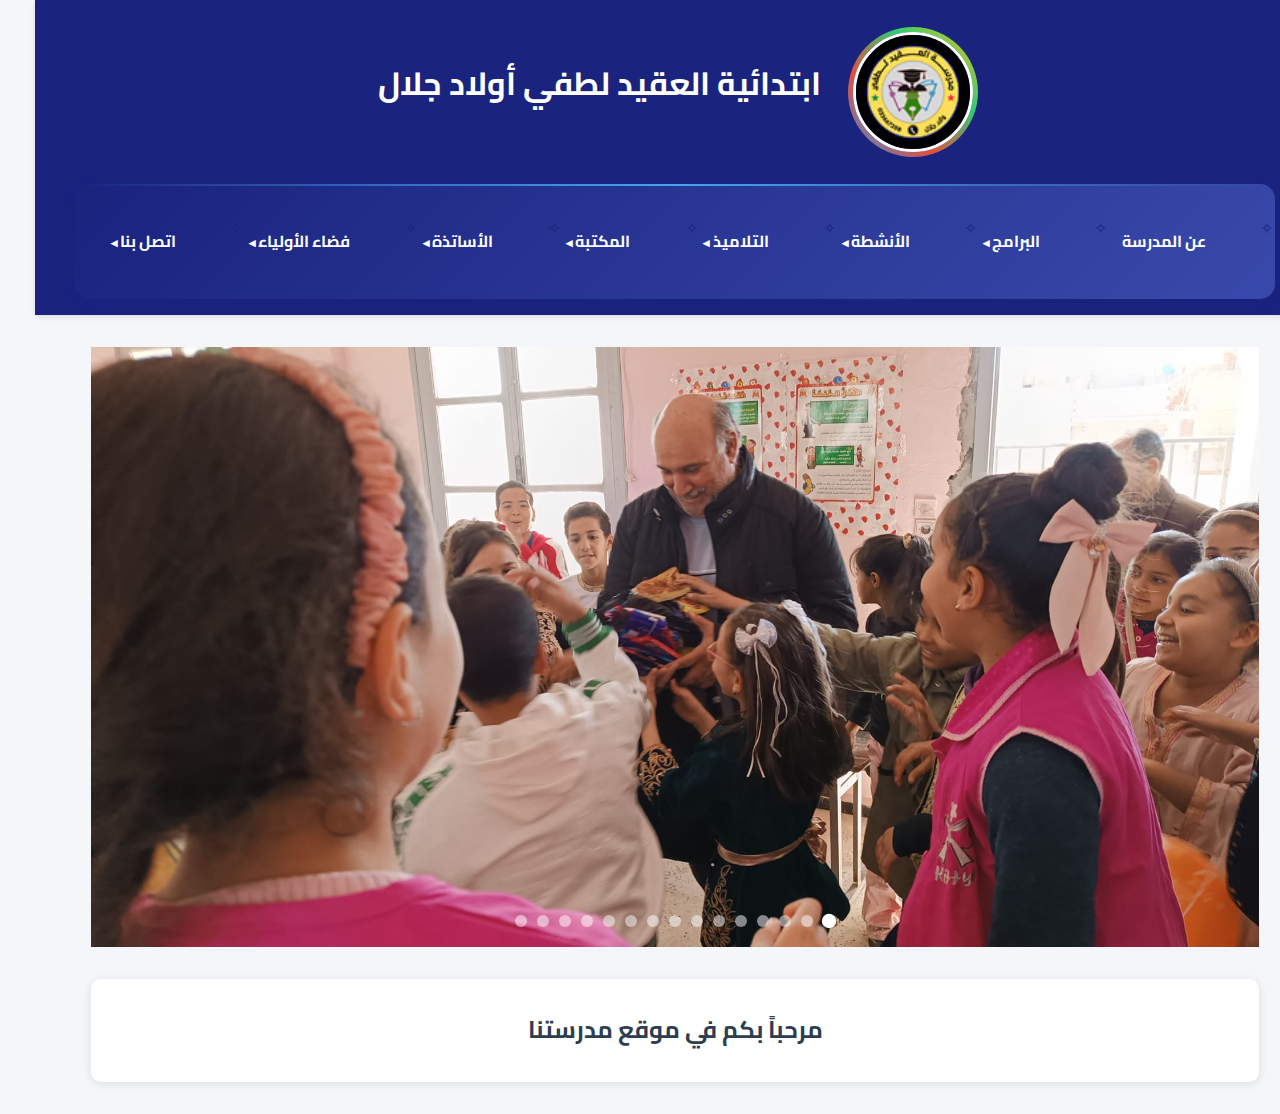
<file: index.html>
<!DOCTYPE html>
<html lang="ar" dir="rtl">
<head>
    <meta charset="UTF-8">
    <meta name="viewport" content="width=device-width, initial-scale=1.0">
    <title>ابتدائية العقيد لطفي أولاد جلال</title>
    <link rel="stylesheet" href="styles.css">
    <link rel="stylesheet" href="https://cdnjs.cloudflare.com/ajax/libs/font-awesome/6.0.0/css/all.min.css">
</head>
<body>
    <header>
        <div class="logo-container">
            <div class="logo-wrapper">
                <img src="images/55.jpg" alt="شعار المدرسة" class="school-logo">
            </div>
            <h1>ابتدائية العقيد لطفي أولاد جلال</h1>
        </div>
        <nav class="main-nav">
            <ul class="main-menu">
                <li><a href="about.html">عن المدرسة</a></li>
                <li class="has-submenu">
                    <a href="#programs">البرامج</a>
                    <ul class="submenu">
                        <li><a href="islamic-education.html">التربية الإسلامية</a></li>
                        <li><a href="#arabic">اللغة العربية</a></li>
                        <li><a href="#french">اللغة الفرنسية</a></li>
                        <li><a href="english.html">اللغة الإنجليزية</a></li>
                        <li><a href="#math">الرياضيات</a></li>
                        <li><a href="#science">التربية العلمية</a></li>
                        <li><a href="#history">التاريخ و الجغرافيا</a></li>
                        <li><a href="#art">التربية الفنية</a></li>
                        <li><a href="#sport">التربية البدنية</a></li>
                    </ul>
                </li>
                <li class="has-submenu">
                    <a href="#activities">الأنشطة</a>
                    <ul class="submenu">
                        <li><a href="#cultural">النشاط الثقافي</a></li>
                        <li><a href="#sports">النشاط الرياضي</a></li>
                        <li><a href="#art">النشاط الفني</a></li>
                    </ul>
                </li>
                <li class="has-submenu">
                    <a href="#students">التلاميذ</a>
                    <ul class="submenu">
                        <li class="has-submenu">
                            <a href="under-construction.html">الحياة المدرسية</a>
                            <ul class="submenu">
                                <li><a href="under-construction.html">الإذاعة المدرسية</a></li>
                                <li><a href="under-construction.html">المجلة المدرسية</a></li>
                                <li><a href="under-construction.html">النوادي المدرسية</a></li>
                                <li><a href="under-construction.html">إبداعات التلاميذ</a></li>
                            </ul>
                        </li>
                        <li><a href="under-construction.html">الرعاية النفسية</a></li>
                        <li><a href="under-construction.html">المواهب و الهوايات</a></li>
                        <li class="has-submenu">
                            <a href="under-construction.html">التميز الأكاديمي</a>
                            <ul class="submenu">
                                <li><a href="under-construction.html">المسابقات</a></li>
                                <li class="has-submenu">
                                    <a href="under-construction.html">النتائج المدرسية</a>
                                    <ul class="submenu">
                                        <li><a href="term1-results.html">نتائج الفصل الأول</a></li>
                                        <li><a href="under-construction.html">نتائج الفصل الثاني</a></li>
                                        <li><a href="under-construction.html">نتائج الفصل الثالث</a></li>
                                    </ul>
                                </li>
                            </ul>
                        </li>
                    </ul>
                </li>
                <li class="has-submenu">
                    <a href="#library">المكتبة</a>
                    <ul class="submenu">
                        <li><a href="#available-books">الكتب المتوفرة</a></li>
                        <li><a href="#digital-library">المكتبة الرقمية</a></li>
                        <li><a href="#photo-library">مكتبة الصور</a></li>
                        <li><a href="#video-library">المكتبة المرئية</a></li>
                    </ul>
                </li>
                <li class="has-submenu">
                    <a href="#teachers">الأساتذة</a>
                    <ul class="submenu">
                        <li><a href="#teaching-staff">الكادر التعليمي</a></li>
                        <li class="has-submenu">
                            <a>إسهامات الأساتذة</a>
                            <ul class="submenu">
                                <li><a href="teacher-digueche.html">الأستاذ ديقش كمال</a></li>
                            </ul>
                        </li>
                        <li><a href="#professional-dev">التطوير المهني</a></li>
                        <li><a href="#announcements">إعلانات و آراء</a></li>
                    </ul>
                </li>
                <li class="has-submenu">
                    <a href="#parents">فضاء الأولياء</a>
                    <ul class="submenu">
                        <li><a href="#educational-partnership">شراكة تربوية</a></li>
                        <li><a href="#continuous-communication">تواصل مستمر</a></li>
                        <li><a href="#community-participation">مشاركة مجتمعية</a></li>
                    </ul>
                </li>
                <li class="has-submenu">
                    <a href="#contact">اتصل بنا</a>
                    <ul class="submenu">
                        <li><a href="contact.html">البريد الإلكتروني</a></li>
                        <li><a href="facebook.html">صفحة الفيسبوك</a></li>
                        <li><a href="school-hours.html">أوقات الدوام</a></li>
                    </ul>
                </li>
            </ul>
        </nav>
    </header>
    <main>
        <section class="hero-section">
            <div class="slideshow-container">
                <div class="slides">
                    <!-- سيتم إضافة الصور من 1 إلى 15 -->
                    <div class="slide"><img src="images/1.jpg" alt="صورة 1"></div>
                    <div class="slide"><img src="images/2.jpg" alt="صورة 2"></div>
                    <div class="slide"><img src="images/3.jpg" alt="صورة 3"></div>
                    <div class="slide"><img src="images/4.jpg" alt="صورة 4"></div>
                    <div class="slide"><img src="images/5.jpg" alt="صورة 5"></div>
                    <div class="slide"><img src="images/6.jpg" alt="صورة 6"></div>
                    <div class="slide"><img src="images/7.jpg" alt="صورة 7"></div>
                    <div class="slide"><img src="images/8.jpg" alt="صورة 8"></div>
                    <div class="slide"><img src="images/9.jpg" alt="صورة 9"></div>
                    <div class="slide"><img src="images/10.jpg" alt="صورة 10"></div>
                    <div class="slide"><img src="images/11.jpg" alt="صورة 11"></div>
                    <div class="slide"><img src="images/12.jpg" alt="صورة 12"></div>
                    <div class="slide"><img src="images/13.jpg" alt="صورة 13"></div>
                    <div class="slide"><img src="images/14.jpg" alt="صورة 14"></div>
                    <div class="slide"><img src="images/15.jpg" alt="صورة 15"></div>
                </div>
                
                <!-- مؤشرات الشرائح -->
                <div class="slide-indicators"></div>
            </div>
        </section>
        <section id="welcome">
            <h2>مرحباً بكم في موقع مدرستنا</h2>
        </section>
    </main>
    <script src="script.js"></script>
</body>
</html>
</file>
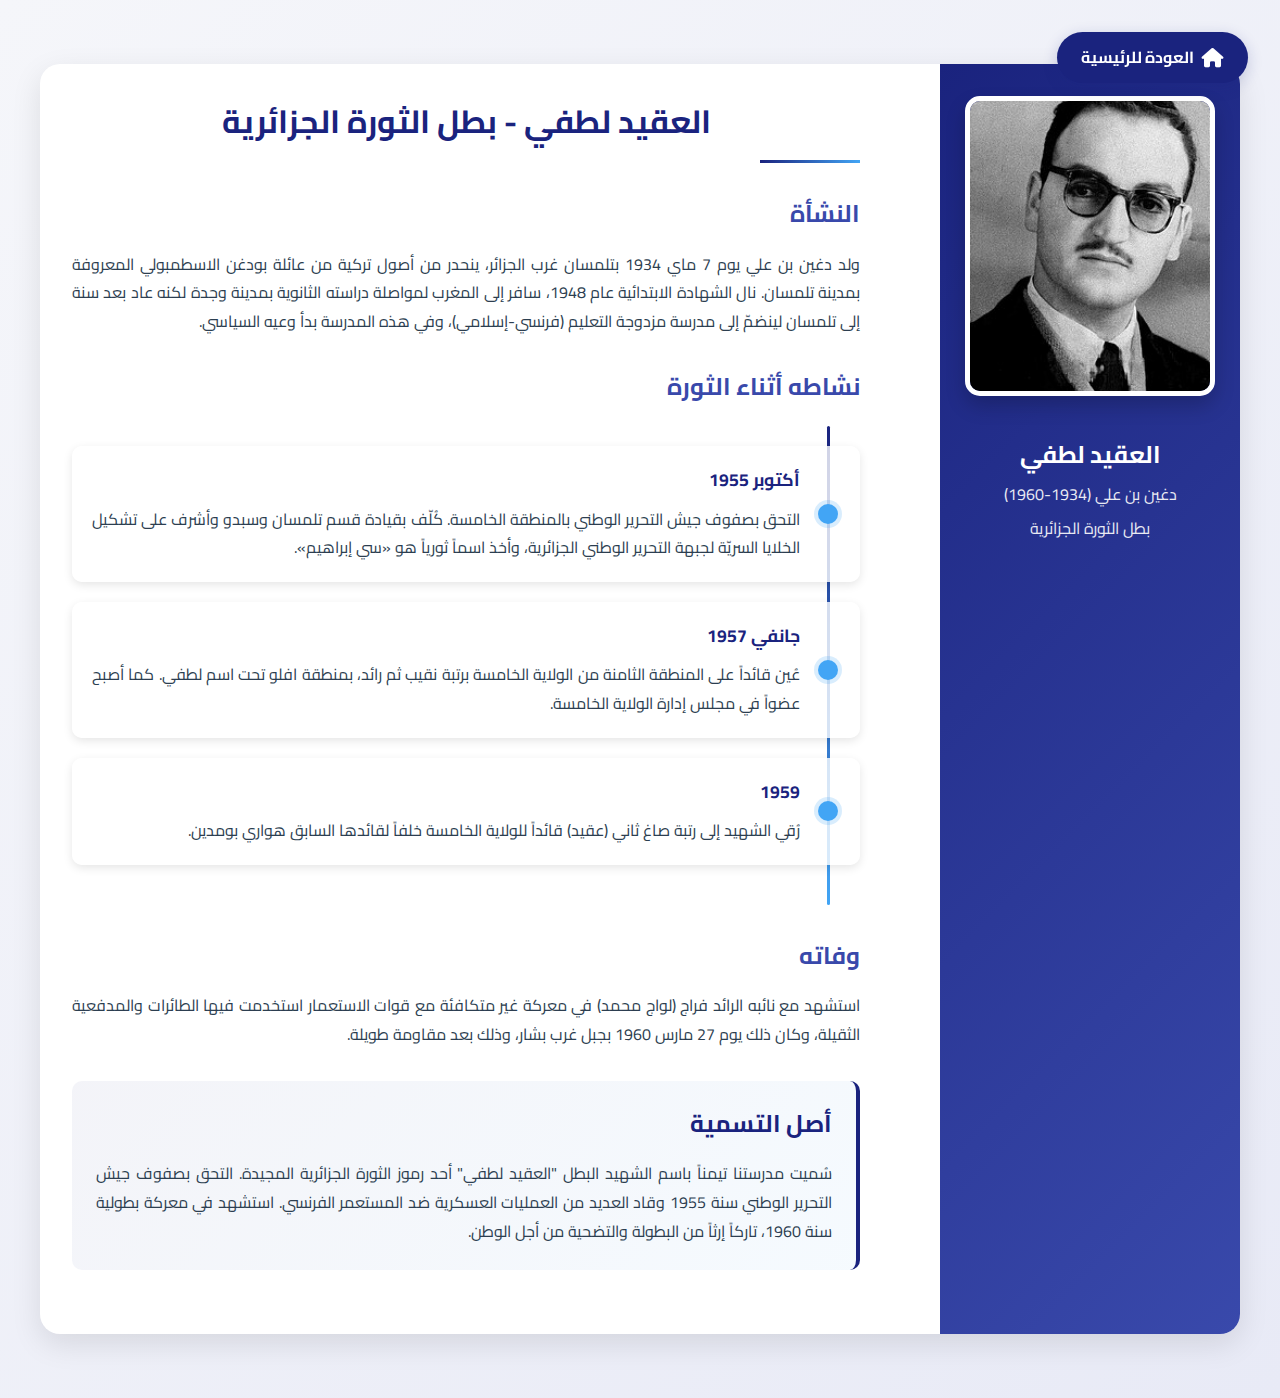
<file: about.html>
<!DOCTYPE html>
<html lang="ar" dir="rtl">
<head>
    <meta charset="UTF-8">
    <meta name="viewport" content="width=device-width, initial-scale=1.0">
    <title>العقيد لطفي - بطل الثورة الجزائرية</title>
    <link rel="stylesheet" href="styles.css">
    <link rel="stylesheet" href="https://cdnjs.cloudflare.com/ajax/libs/font-awesome/6.0.0/css/all.min.css">
</head>
<body>
    <div class="about-page">
        <a href="index.html" class="home-button">
            <i class="fas fa-home"></i>
            العودة للرئيسية
        </a>
        
        <div class="about-container">
            <div class="colonel-image-container">
                <div class="colonel-frame">
                    <img src="images/colonel-lotfi-portrait.jpg" alt="العقيد لطفي" class="colonel-image">
                </div>
                <div class="image-caption">
                    <h3>العقيد لطفي</h3>
                    <p>دغين بن علي (1934-1960)</p>
                    <p>بطل الثورة الجزائرية</p>
                </div>
            </div>

            <div class="about-content">
                <h1>العقيد لطفي - بطل الثورة الجزائرية</h1>
                
                <div class="about-section">
                    <h2>النشأة</h2>
                    <p>ولد دغين بن علي يوم 7 ماي 1934 بتلمسان غرب الجزائر، ينحدر من أصول تركية من عائلة بودغن الاسطمبولي المعروفة بمدينة تلمسان. نال الشهادة الابتدائية عام 1948، سافر إلى المغرب لمواصلة دراسته الثانوية بمدينة وجدة لكنه عاد بعد سنة إلى تلمسان لينضمّ إلى مدرسة مزدوجة التعليم (فرنسي-إسلامي)، وفي هذه المدرسة بدأ وعيه السياسي.</p>
                </div>

                <div class="about-section">
                    <h2>نشاطه أثناء الثورة</h2>
                    <div class="timeline">
                        <div class="timeline-item">
                            <div class="timeline-date">أكتوبر 1955</div>
                            <div class="timeline-content">
                                <p>التحق بصفوف جيش التحرير الوطني بالمنطقة الخامسة. كُلّف بقيادة قسم تلمسان وسبدو وأشرف على تشكيل الخلايا السريّة لجبهة التحرير الوطني الجزائرية، وأخذ اسماً ثورياً هو «سي إبراهيم».</p>
                            </div>
                        </div>
                        <div class="timeline-item">
                            <div class="timeline-date">جانفي 1957</div>
                            <div class="timeline-content">
                                <p>عُين قائداً على المنطقة الثامنة من الولاية الخامسة برتبة نقيب ثم رائد، بمنطقة افلو تحت اسم لطفي. كما أصبح عضواً في مجلس إدارة الولاية الخامسة.</p>
                            </div>
                        </div>
                        <div class="timeline-item">
                            <div class="timeline-date">1959</div>
                            <div class="timeline-content">
                                <p>رُقي الشهيد إلى رتبة صاغ ثاني (عقيد) قائداً للولاية الخامسة خلفاً لقائدها السابق هواري بومدين.</p>
                            </div>
                        </div>
                    </div>
                </div>

                <div class="about-section">
                    <h2>وفاته</h2>
                    <p>استشهد مع نائبه الرائد فراج (لواج محمد) في معركة غير متكافئة مع قوات الاستعمار استخدمت فيها الطائرات والمدفعية الثقيلة، وكان ذلك يوم 27 مارس 1960 بجبل غرب بشار، وذلك بعد مقاومة طويلة.</p>
                </div>

                <div class="about-section school-naming">
                    <h2>أصل التسمية</h2>
                    <p>سُميت مدرستنا تيمناً باسم الشهيد البطل "العقيد لطفي" أحد رموز الثورة الجزائرية المجيدة. التحق بصفوف جيش التحرير الوطني سنة 1955 وقاد العديد من العمليات العسكرية ضد المستعمر الفرنسي. استشهد في معركة بطولية سنة 1960، تاركاً إرثاً من البطولة والتضحية من أجل الوطن.</p>
                </div>
            </div>
        </div>
    </div>

    <script src="script.js"></script>
</body>
</html>
</file>
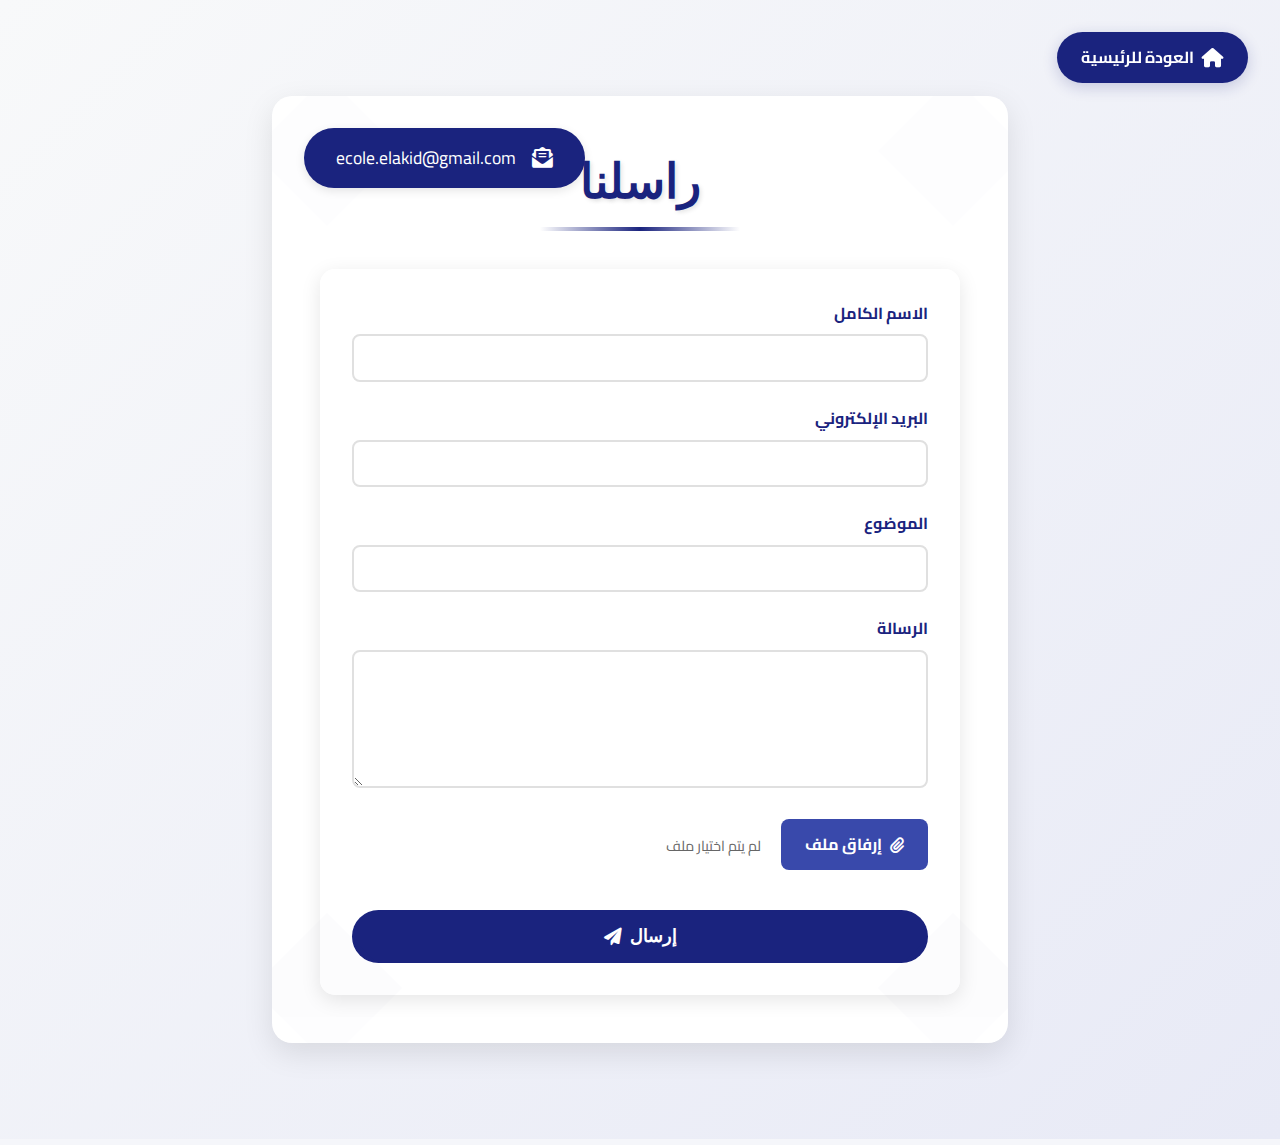
<file: contact.html>
<!DOCTYPE html>
<html lang="ar" dir="rtl">
<head>
    <meta charset="UTF-8">
    <meta name="viewport" content="width=device-width, initial-scale=1.0">
    <title>راسلنا - ابتدائية العقيد لطفي</title>
    <link rel="stylesheet" href="styles.css">
    <link rel="stylesheet" href="https://cdnjs.cloudflare.com/ajax/libs/font-awesome/6.0.0/css/all.min.css">
</head>
<body>
    <div class="contact-page">
        <a href="index.html" class="home-button">
            <i class="fas fa-home"></i>
            العودة للرئيسية
        </a>

        <div class="contact-container">
            <div class="islamic-frame">
                <div class="islamic-pattern top-left"></div>
                <div class="islamic-pattern top-right"></div>
                <div class="islamic-pattern bottom-left"></div>
                <div class="islamic-pattern bottom-right"></div>

                <div class="email-banner">
                    <i class="fas fa-envelope-open-text"></i>
                    <span>ecole.elakid@gmail.com</span>
                </div>
                
                <h1 class="islamic-title">راسلنا</h1>

                <form class="contact-form" action="https://formspree.io/f/ecole.elakid@gmail.com" method="POST" enctype="multipart/form-data">
                    <div class="form-group">
                        <label for="name">الاسم الكامل</label>
                        <input type="text" id="name" name="name" required>
                    </div>

                    <div class="form-group">
                        <label for="email">البريد الإلكتروني</label>
                        <input type="email" id="email" name="email" required>
                    </div>

                    <div class="form-group">
                        <label for="subject">الموضوع</label>
                        <input type="text" id="subject" name="subject" required>
                    </div>

                    <div class="form-group">
                        <label for="message">الرسالة</label>
                        <textarea id="message" name="message" rows="6" required></textarea>
                    </div>

                    <div class="form-group file-upload">
                        <label for="attachment">
                            <i class="fas fa-paperclip"></i>
                            إرفاق ملف
                        </label>
                        <input type="file" id="attachment" name="attachment">
                        <span class="file-name">لم يتم اختيار ملف</span>
                    </div>

                    <button type="submit" class="submit-button">
                        <span>إرسال</span>
                        <i class="fas fa-paper-plane"></i>
                    </button>
                </form>
            </div>
        </div>
    </div>

    <script>
        // عرض اسم الملف المرفق
        document.getElementById('attachment').addEventListener('change', function(e) {
            const fileName = e.target.files[0] ? e.target.files[0].name : 'لم يتم اختيار ملف';
            document.querySelector('.file-name').textContent = fileName;
        });
    </script>
</body>
</html>
</file>
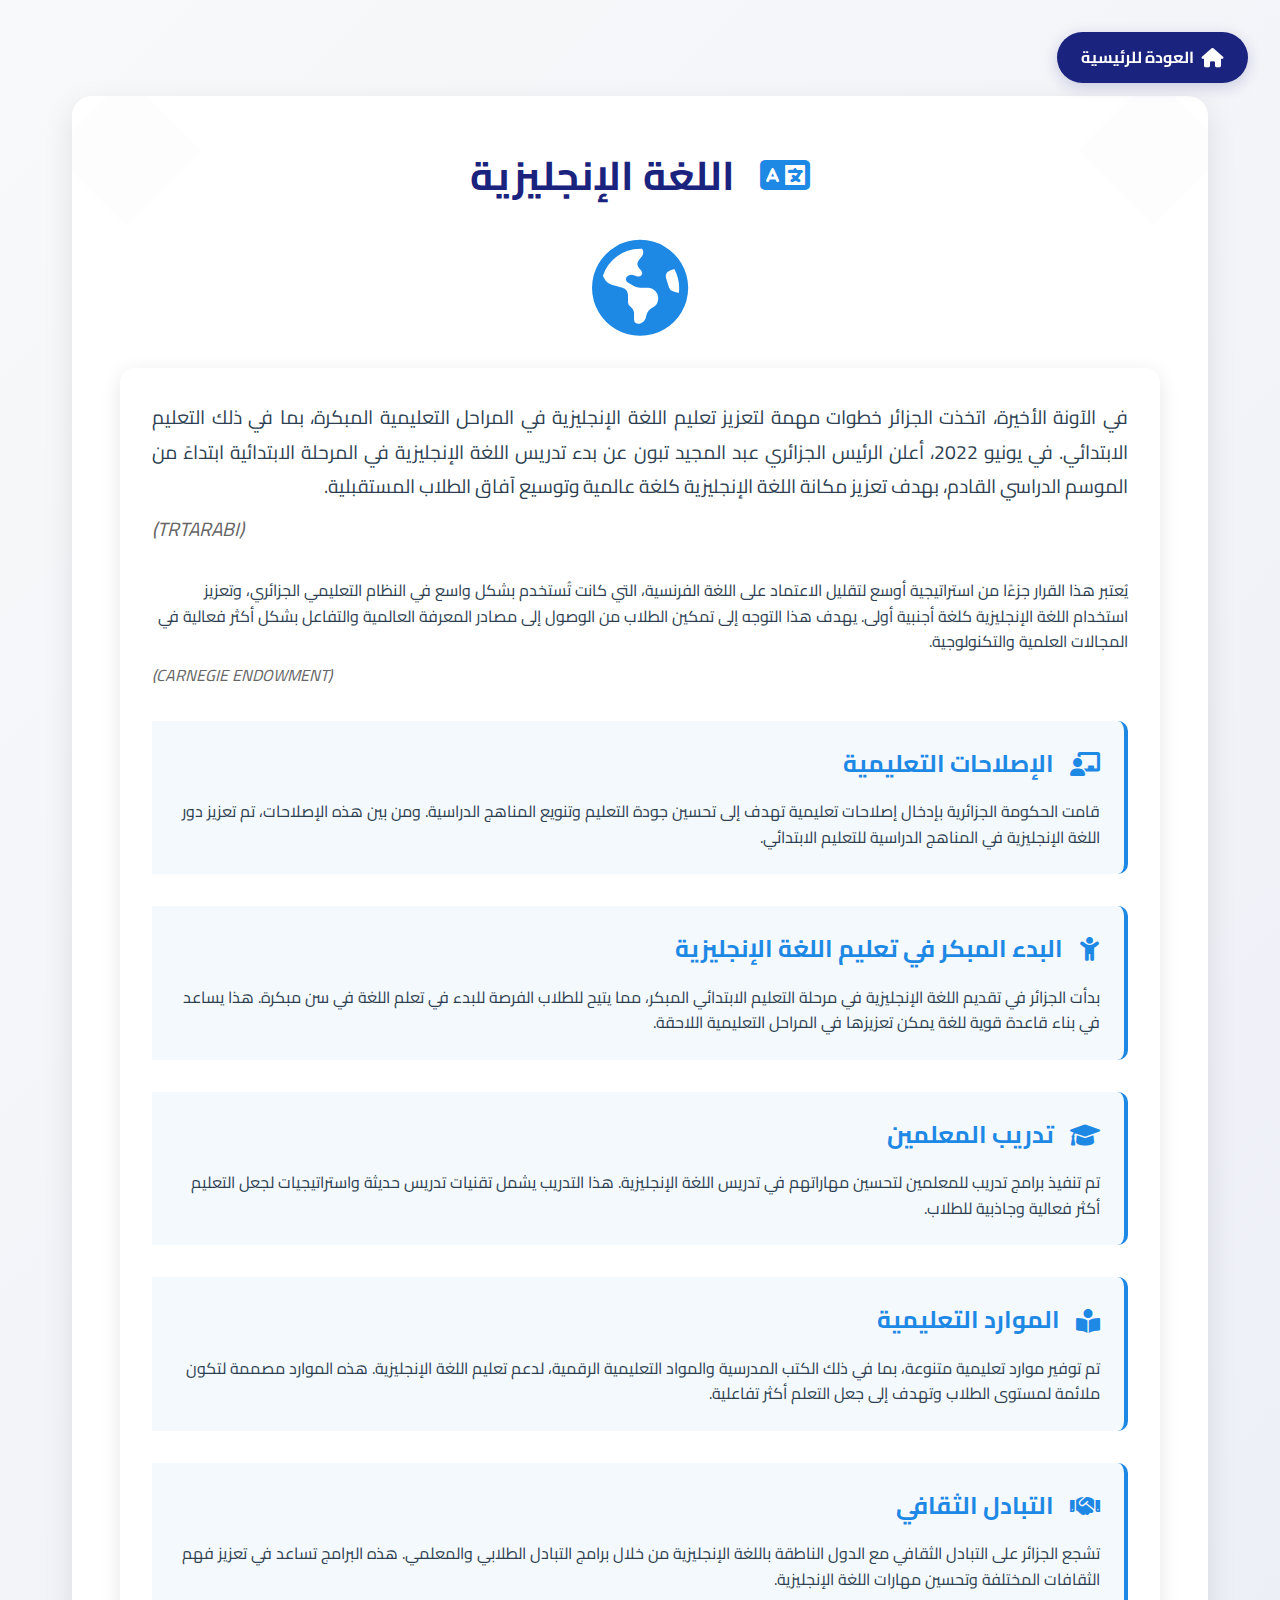
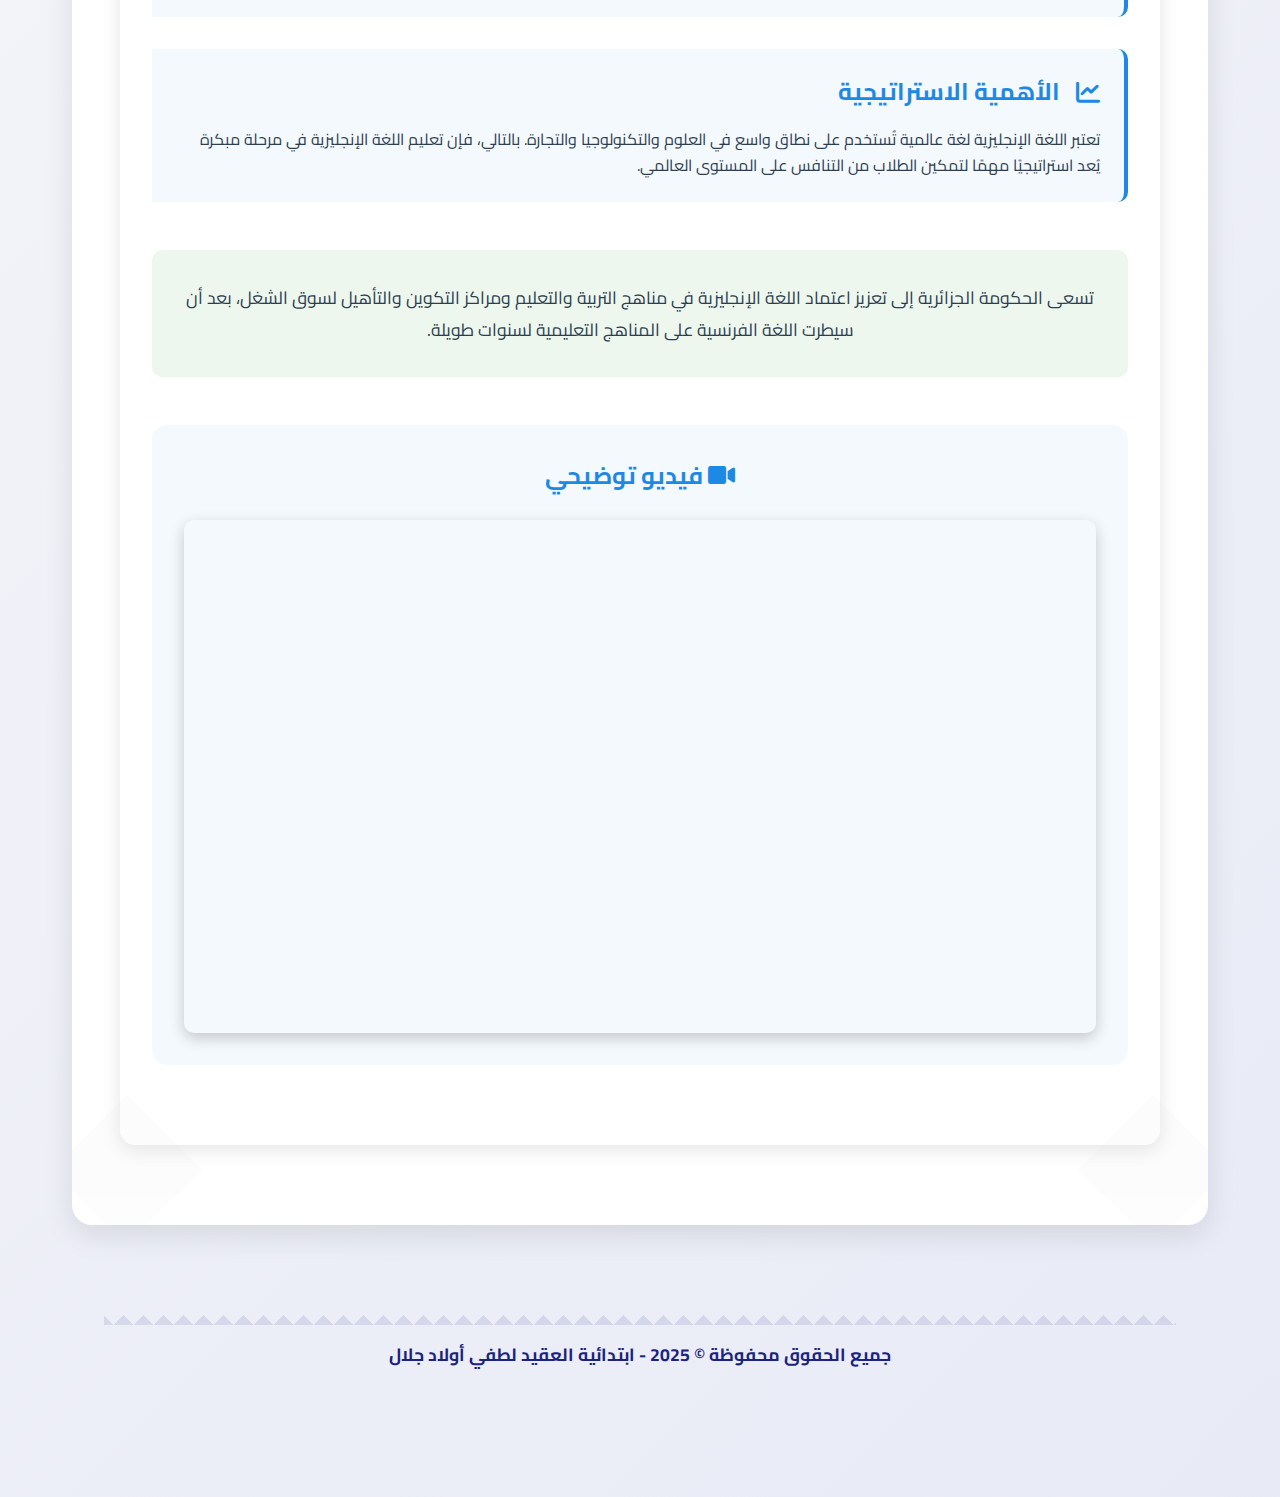
<file: english.html>
<!DOCTYPE html>
<html lang="ar" dir="rtl">
<head>
    <meta charset="UTF-8">
    <meta name="viewport" content="width=device-width, initial-scale=1.0">
    <title>اللغة الإنجليزية - ابتدائية العقيد لطفي</title>
    <link rel="stylesheet" href="styles.css">
    <link rel="stylesheet" href="https://cdnjs.cloudflare.com/ajax/libs/font-awesome/6.0.0/css/all.min.css">
</head>
<body>
    <div class="english-page">
        <a href="index.html" class="home-button">
            <i class="fas fa-home"></i>
            العودة للرئيسية
        </a>

        <div class="english-container">
            <div class="islamic-frame">
                <div class="islamic-pattern top-left"></div>
                <div class="islamic-pattern top-right"></div>
                <div class="islamic-pattern bottom-left"></div>
                <div class="islamic-pattern bottom-right"></div>
                
                <h1 class="english-title">
                    <i class="fas fa-language animated-lang"></i>
                    اللغة الإنجليزية
                </h1>

                <div class="lang-animation">
                    <i class="fas fa-globe-americas"></i>
                </div>

                <div class="content-section">
                    <div class="intro-text">
                        <p>في الآونة الأخيرة، اتخذت الجزائر خطوات مهمة لتعزيز تعليم اللغة الإنجليزية في المراحل التعليمية المبكرة، بما في ذلك التعليم الابتدائي. في يونيو 2022، أعلن الرئيس الجزائري عبد المجيد تبون عن بدء تدريس اللغة الإنجليزية في المرحلة الابتدائية ابتداءً من الموسم الدراسي القادم، بهدف تعزيز مكانة اللغة الإنجليزية كلغة عالمية وتوسيع آفاق الطلاب المستقبلية.</p>
                        <p class="source">(TRTARABI)</p>
                    </div>

                    <div class="policy-section">
                        <p>يُعتبر هذا القرار جزءًا من استراتيجية أوسع لتقليل الاعتماد على اللغة الفرنسية، التي كانت تُستخدم بشكل واسع في النظام التعليمي الجزائري، وتعزيز استخدام اللغة الإنجليزية كلغة أجنبية أولى. يهدف هذا التوجه إلى تمكين الطلاب من الوصول إلى مصادر المعرفة العالمية والتفاعل بشكل أكثر فعالية في المجالات العلمية والتكنولوجية.</p>
                        <p class="source">(CARNEGIE ENDOWMENT)</p>
                    </div>

                    <div class="reforms-section">
                        <h3><i class="fas fa-chalkboard-teacher"></i> الإصلاحات التعليمية</h3>
                        <p>قامت الحكومة الجزائرية بإدخال إصلاحات تعليمية تهدف إلى تحسين جودة التعليم وتنويع المناهج الدراسية. ومن بين هذه الإصلاحات، تم تعزيز دور اللغة الإنجليزية في المناهج الدراسية للتعليم الابتدائي.</p>
                    </div>

                    <div class="early-start-section">
                        <h3><i class="fas fa-child"></i> البدء المبكر في تعليم اللغة الإنجليزية</h3>
                        <p>بدأت الجزائر في تقديم اللغة الإنجليزية في مرحلة التعليم الابتدائي المبكر، مما يتيح للطلاب الفرصة للبدء في تعلم اللغة في سن مبكرة. هذا يساعد في بناء قاعدة قوية للغة يمكن تعزيزها في المراحل التعليمية اللاحقة.</p>
                    </div>

                    <div class="training-section">
                        <h3><i class="fas fa-graduation-cap"></i> تدريب المعلمين</h3>
                        <p>تم تنفيذ برامج تدريب للمعلمين لتحسين مهاراتهم في تدريس اللغة الإنجليزية. هذا التدريب يشمل تقنيات تدريس حديثة واستراتيجيات لجعل التعليم أكثر فعالية وجاذبية للطلاب.</p>
                    </div>

                    <div class="resources-section">
                        <h3><i class="fas fa-book-reader"></i> الموارد التعليمية</h3>
                        <p>تم توفير موارد تعليمية متنوعة، بما في ذلك الكتب المدرسية والمواد التعليمية الرقمية، لدعم تعليم اللغة الإنجليزية. هذه الموارد مصممة لتكون ملائمة لمستوى الطلاب وتهدف إلى جعل التعلم أكثر تفاعلية.</p>
                    </div>

                    <div class="exchange-section">
                        <h3><i class="fas fa-handshake"></i> التبادل الثقافي</h3>
                        <p>تشجع الجزائر على التبادل الثقافي مع الدول الناطقة باللغة الإنجليزية من خلال برامج التبادل الطلابي والمعلمي. هذه البرامج تساعد في تعزيز فهم الثقافات المختلفة وتحسين مهارات اللغة الإنجليزية.</p>
                    </div>

                    <div class="importance-section">
                        <h3><i class="fas fa-chart-line"></i> الأهمية الاستراتيجية</h3>
                        <p>تعتبر اللغة الإنجليزية لغة عالمية تُستخدم على نطاق واسع في العلوم والتكنولوجيا والتجارة. بالتالي، فإن تعليم اللغة الإنجليزية في مرحلة مبكرة يُعد استراتيجيًا مهمًا لتمكين الطلاب من التنافس على المستوى العالمي.</p>
                    </div>

                    <div class="conclusion">
                        <p>تسعى الحكومة الجزائرية إلى تعزيز اعتماد اللغة الإنجليزية في مناهج التربية والتعليم ومراكز التكوين والتأهيل لسوق الشغل، بعد أن سيطرت اللغة الفرنسية على المناهج التعليمية لسنوات طويلة.</p>
                    </div>

                    <div class="video-section">
                        <h3><i class="fas fa-video"></i> فيديو توضيحي</h3>
                        <div class="video-container">
                            <iframe width="100%" height="315" src="https://www.youtube.com/embed/M845CrjR_1s" frameborder="0" allowfullscreen></iframe>
                        </div>
                    </div>
                </div>
            </div>

            <footer class="islamic-footer">
                <div class="footer-pattern"></div>
                <p>جميع الحقوق محفوظة © 2025 - ابتدائية العقيد لطفي أولاد جلال</p>
            </footer>
        </div>
    </div>
</body>
</html>
</file>
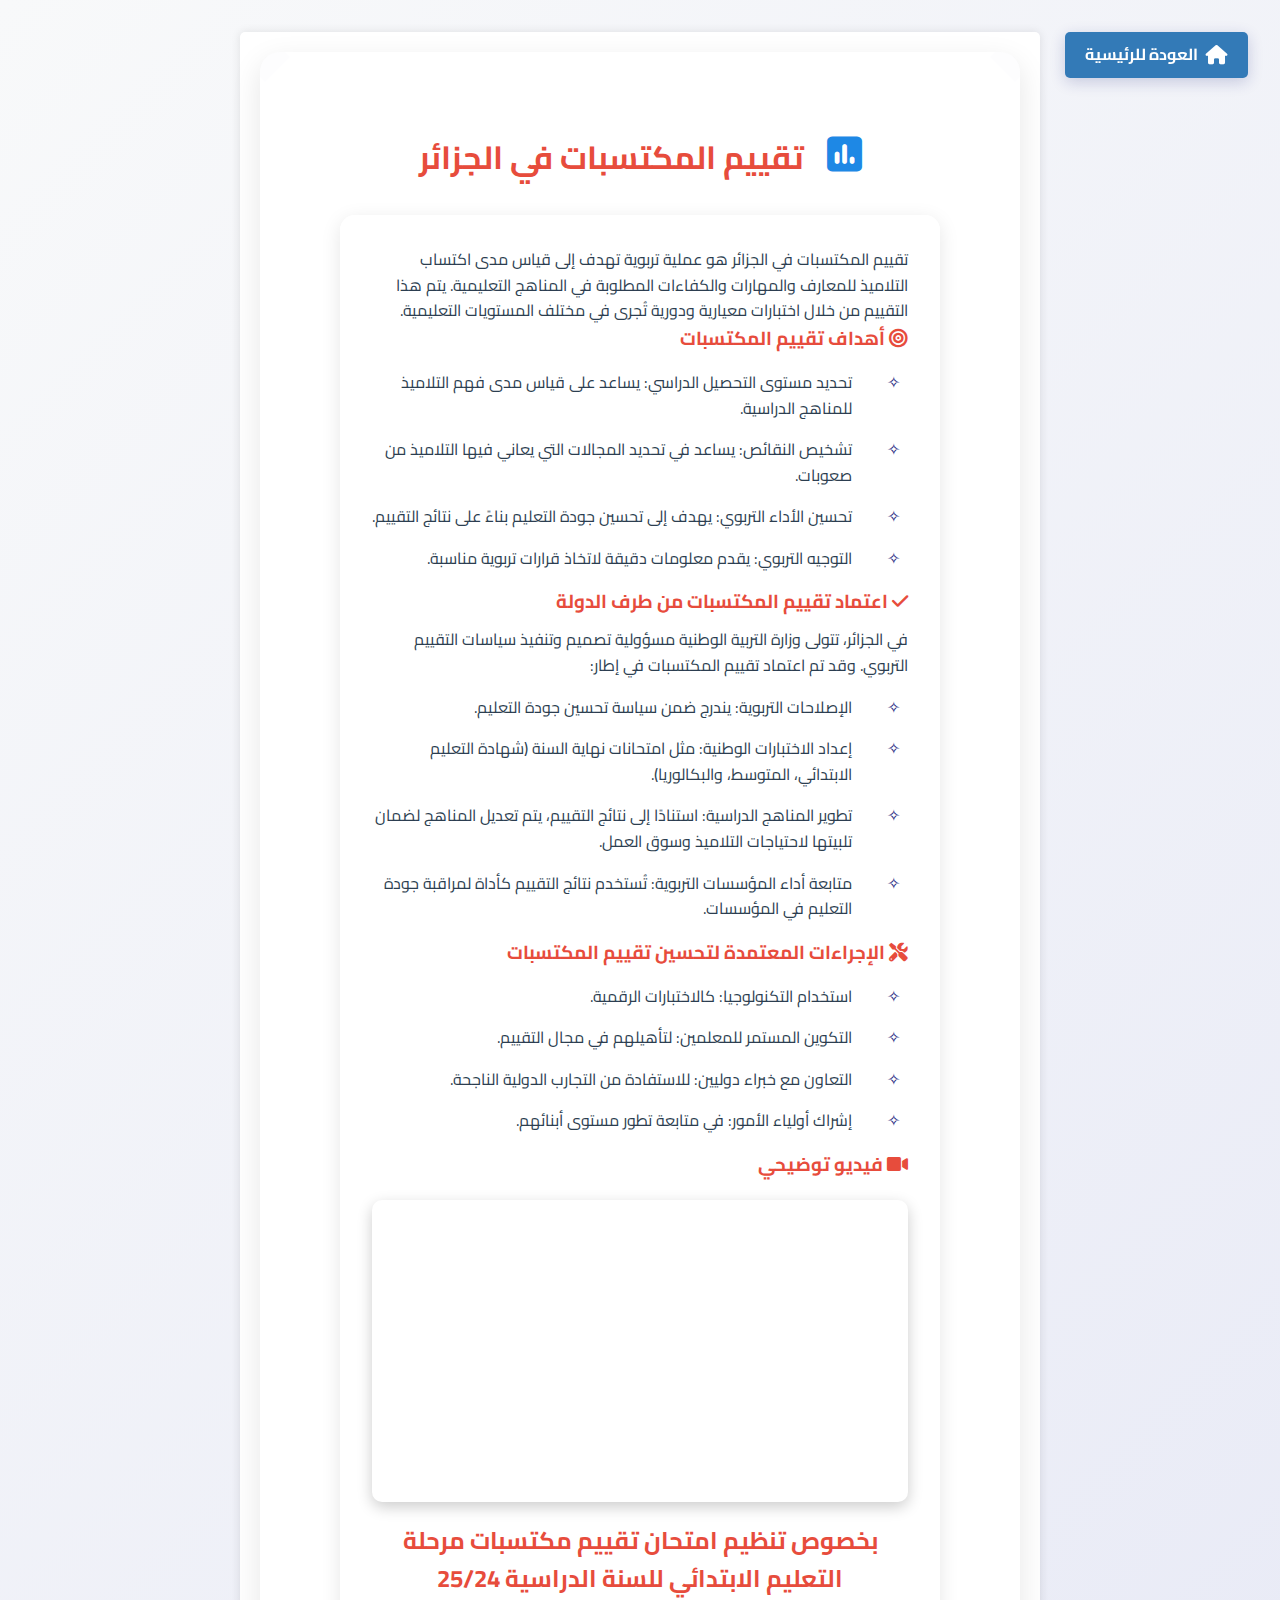
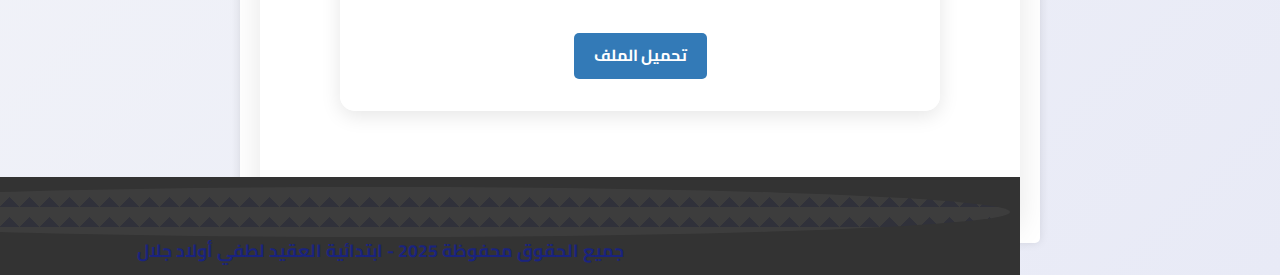
<file: evaluation.html>
<!DOCTYPE html>
<html lang="ar" dir="rtl">
<head>
    <meta charset="UTF-8">
    <meta name="viewport" content="width=device-width, initial-scale=1.0">
    <title>تقييم المكتسبات</title>
    <link rel="stylesheet" href="styles.css">
    <link rel="stylesheet" href="https://cdnjs.cloudflare.com/ajax/libs/font-awesome/6.0.0/css/all.min.css">
    <link href="https://fonts.googleapis.com/css2?family=Cairo:wght@400;700&display=swap" rel="stylesheet">
    <style>
        body {
            font-family: 'Cairo', sans-serif;
            margin: 0;
            padding: 0;
            background-image: url('https://example.com/background-image.jpg'); /* استبدل هذا الرابط بصورة الخلفية المطلوبة */
            background-size: cover;
            background-position: center;
        }
        .teacher-page {
            position: relative;
            overflow: hidden;
            background-color: rgba(255, 255, 255, 0.8); /* لون خلفية خفيف لجعل النص واضحًا */
        }
        .islamic-pattern {
            position: absolute;
            width: 50px;
            height: 50px;
            background-color: rgba(255, 255, 255, 0.5);
            border-radius: 50%;
            animation: float 6s ease-in-out infinite;
        }
        .top-left {
            top: 10%;
            left: 10%;
        }
        .top-right {
            top: 10%;
            right: 10%;
        }
        .bottom-left {
            bottom: 10%;
            left: 10%;
        }
        .bottom-right {
            bottom: 10%;
            right: 10%;
        }
        @keyframes float {
            0% { transform: translateY(0); }
            50% { transform: translateY(-20px); }
            100% { transform: translateY(0); }
        }
        header {
            background-color: #333;
            color: #fff;
            padding: 20px;
            text-align: center;
        }
        .home-button {
            background-color: #337ab7;
            color: #fff;
            padding: 10px 20px;
            border: none;
            border-radius: 5px;
            cursor: pointer;
            margin-bottom: 20px;
        }
        .home-button:hover {
            background-color: #23527c;
        }
        .teacher-container {
            padding: 20px;
            background-color: #fff;
            border-radius: 5px;
            box-shadow: 0 0 10px rgba(0, 0, 0, 0.1);
            width: 80%;
            max-width: 800px;
            margin: auto;
        }
        h1, h2, h3 {
            color: #e74c3c;
            margin-bottom: 10px;
        }
        .video-container {
            margin-top: 20px;
        }
        .download-button {
            background-color: #337ab7;
            color: #fff;
            padding: 10px 20px;
            border: none;
            border-radius: 5px;
            cursor: pointer;
            animation: bounce 1s infinite;
        }
        .download-button:hover {
            background-color: #23527c;
        }
        @keyframes bounce {
            0%, 20%, 50%, 80%, 100% {
                transform: translateY(0);
            }
            40% {
                transform: translateY(-10px);
            }
            60% {
                transform: translateY(-5px);
            }
        }
        .centered-content {
            text-align: center;
            margin-top: 20px;
        }
        .download-button {
            display: inline-block;
            margin-top: 15px;
            background-color: #337ab7;
            color: #fff;
            padding: 10px 20px;
            border: none;
            border-radius: 5px;
            cursor: pointer;
            animation: bounce 1s infinite;
        }
        .islamic-footer {
            background-color: #333;
            color: #fff;
            padding: 10px;
            text-align: center;
            position: absolute;
            bottom: 0;
            width: 100%;
        }
        .footer-pattern {
            background-color: rgba(255, 255, 255, 0.5);
            height: 50px;
            border-radius: 50%;
            margin: auto;
        }
    </style>
</head>
<body>
    <div class="teacher-page">
        <a href="index.html" class="home-button">
            <i class="fas fa-home"></i>
            العودة للرئيسية
        </a>

        <div class="teacher-container">
            <div class="islamic-frame">
                <div class="islamic-pattern top-left"></div>
                <div class="islamic-pattern top-right"></div>
                <div class="islamic-pattern bottom-left"></div>
                <div class="islamic-pattern bottom-right"></div>

                <div class="teacher-content">
                    <h1 class="evaluation-title"><i class="fas fa-poll animated-lang"></i> تقييم المكتسبات في الجزائر</h1>

                    <div class="content-section">
                        <p>تقييم المكتسبات في الجزائر هو عملية تربوية تهدف إلى قياس مدى اكتساب التلاميذ للمعارف والمهارات والكفاءات المطلوبة في المناهج التعليمية. يتم هذا التقييم من خلال اختبارات معيارية ودورية تُجرى في مختلف المستويات التعليمية.</p>
                        <h3><i class="fas fa-bullseye"></i> أهداف تقييم المكتسبات</h3>
                        <ul>
                            <li>تحديد مستوى التحصيل الدراسي: يساعد على قياس مدى فهم التلاميذ للمناهج الدراسية.</li>
                            <li>تشخيص النقائص: يساعد في تحديد المجالات التي يعاني فيها التلاميذ من صعوبات.</li>
                            <li>تحسين الأداء التربوي: يهدف إلى تحسين جودة التعليم بناءً على نتائج التقييم.</li>
                            <li>التوجيه التربوي: يقدم معلومات دقيقة لاتخاذ قرارات تربوية مناسبة.</li>
                        </ul>
                        <h3><i class="fas fa-check"></i> اعتماد تقييم المكتسبات من طرف الدولة</h3>
                        <p>في الجزائر، تتولى وزارة التربية الوطنية مسؤولية تصميم وتنفيذ سياسات التقييم التربوي. وقد تم اعتماد تقييم المكتسبات في إطار:</p>
                        <ul>
                            <li>الإصلاحات التربوية: يندرج ضمن سياسة تحسين جودة التعليم.</li>
                            <li>إعداد الاختبارات الوطنية: مثل امتحانات نهاية السنة (شهادة التعليم الابتدائي، المتوسط، والبكالوريا).</li>
                            <li>تطوير المناهج الدراسية: استنادًا إلى نتائج التقييم، يتم تعديل المناهج لضمان تلبيتها لاحتياجات التلاميذ وسوق العمل.</li>
                            <li>متابعة أداء المؤسسات التربوية: تُستخدم نتائج التقييم كأداة لمراقبة جودة التعليم في المؤسسات.</li>
                        </ul>
                        <h3><i class="fas fa-tools"></i> الإجراءات المعتمدة لتحسين تقييم المكتسبات</h3>
                        <ul>
                            <li>استخدام التكنولوجيا: كالاختبارات الرقمية.</li>
                            <li>التكوين المستمر للمعلمين: لتأهيلهم في مجال التقييم.</li>
                            <li>التعاون مع خبراء دوليين: للاستفادة من التجارب الدولية الناجحة.</li>
                            <li>إشراك أولياء الأمور: في متابعة تطور مستوى أبنائهم.</li>
                        </ul>
                        <h3><i class="fas fa-video"></i> فيديو توضيحي</h3>
                        <div class="video-container">
                            <iframe width="100%" height="315" src="https://www.youtube.com/embed/zDh4caz5Ysg" frameborder="0" allowfullscreen></iframe>
                        </div>
                        <h2 class="centered-content">بخصوص تنظيم امتحان تقييم مكتسبات مرحلة التعليم الابتدائي للسنة الدراسية 25/24</h2>
                        <div class="centered-content">
                            <a href="5.pdf" download class="download-button">تحميل الملف</a>
                        </div>
                    </div>
                </div>
            </div>

            <footer class="islamic-footer">
                <div class="footer-pattern"></div>
                <p>جميع الحقوق محفوظة 2025 - ابتدائية العقيد لطفي أولاد جلال</p>
            </footer>
        </div>
    </div>
</body>
</html>
</file>
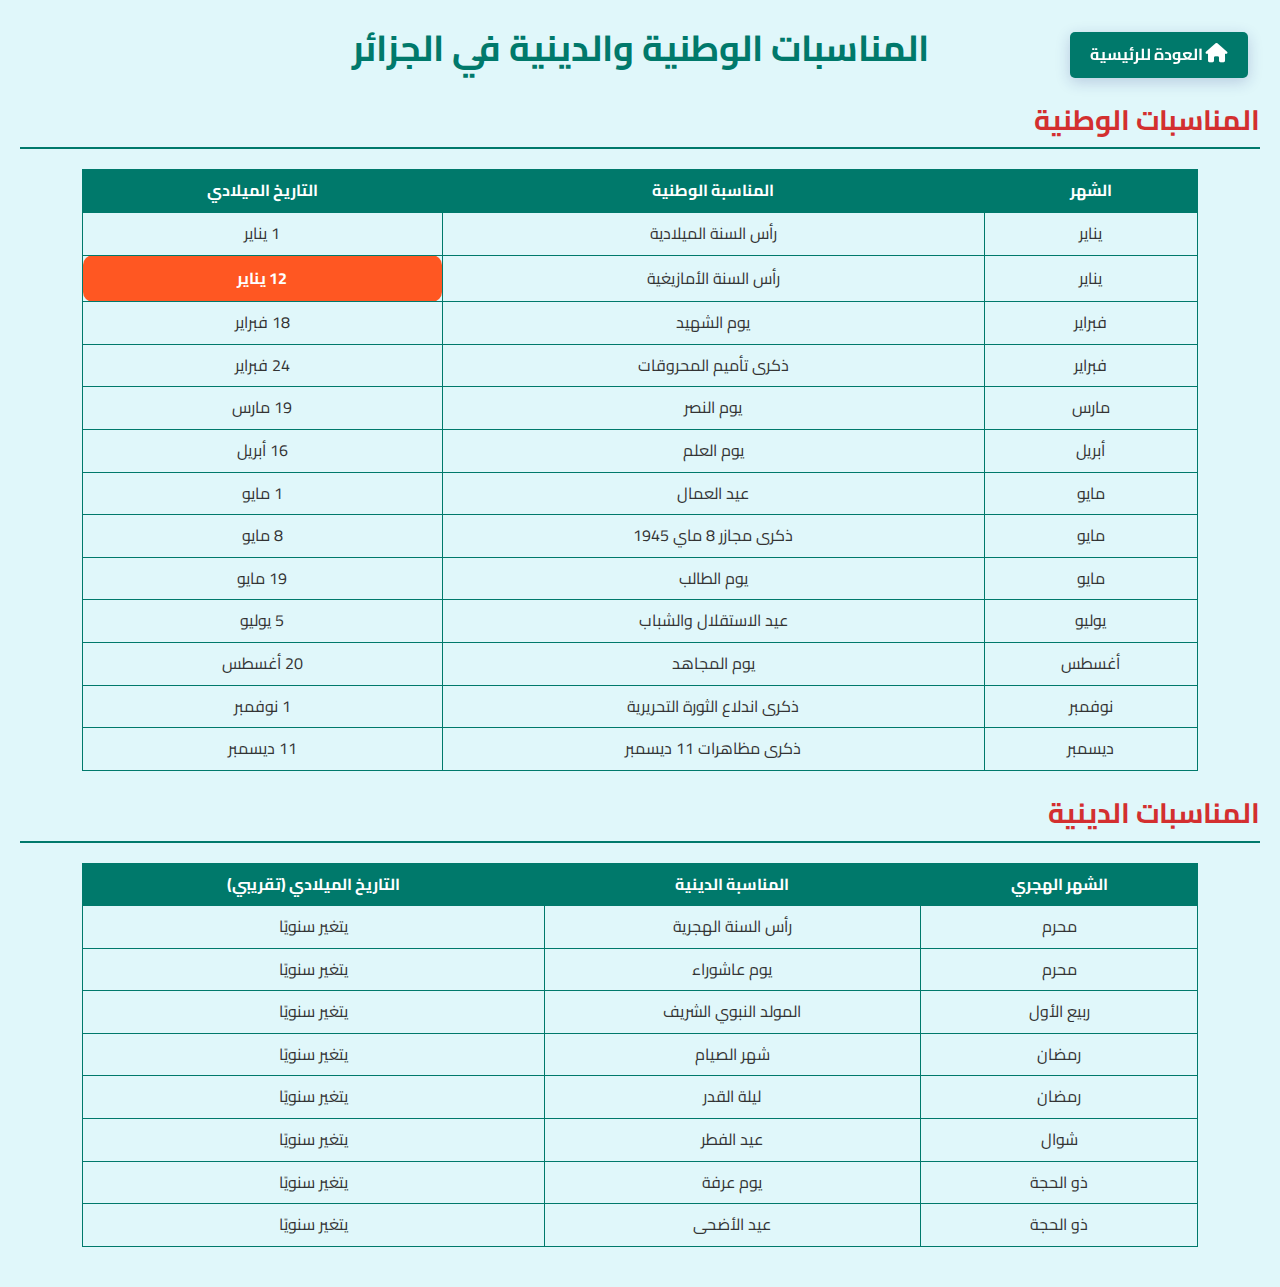
<file: events.html>
<!DOCTYPE html>
<html lang="ar" dir="rtl">
<head>
    <meta charset="UTF-8">
    <meta name="viewport" content="width=device-width, initial-scale=1.0">
    <title>المناسبات</title>
    <link rel="stylesheet" href="styles.css">
    <link rel="stylesheet" href="https://cdnjs.cloudflare.com/ajax/libs/font-awesome/6.0.0/css/all.min.css">
    <link href="https://fonts.googleapis.com/css2?family=Cairo:wght@400;700&display=swap" rel="stylesheet">
    <style>
        body {
            background-color: #e0f7fa;
            color: #333;
            font-family: 'Cairo', sans-serif;
            margin: 0;
            padding: 20px;
        }
        .home-button {
            display: inline-block;
            padding: 10px 20px;
            background-color: #00796b;
            color: white;
            text-decoration: none;
            border-radius: 5px;
            margin-bottom: 20px;
            margin-left: 10px;
        }
        .home-button:hover {
            background-color: #005b4f;
        }
        h1 {
            color: #00796b;
            text-align: center;
            margin-bottom: 20px;
            font-size: 36px;
        }
        h2 {
            color: #d32f2f;
            margin-top: 20px;
            font-size: 28px;
            border-bottom: 2px solid #00796b;
            padding-bottom: 5px;
        }
        table {
            width: 90%;
            border-collapse: collapse;
            margin: 20px auto;
        }
        th, td {
            border: 1px solid #00796b;
            padding: 8px;
            text-align: center;
        }
        th {
            background-color: #00796b;
            color: white;
        }
        .next {
            background-color: #ff5722;
            color: white;
            font-weight: bold;
            padding: 10px;
            border-radius: 10px;
            margin-top: 10px;
            animation: glow 1.5s infinite;
        }
        @keyframes glow {
            0% { box-shadow: 0 0 5px #ffeb3b; }
            50% { box-shadow: 0 0 20px #ffeb3b; }
            100% { box-shadow: 0 0 5px #ffeb3b; }
        }
    </style>
</head>
<body>
    <a href="index.html" class="home-button"><i class="fas fa-home"></i> العودة للرئيسية</a>
    <h1>المناسبات الوطنية والدينية في الجزائر</h1>
    <div class="event-container">
        <h2>المناسبات الوطنية</h2>
        <table>
            <thead>
                <tr>
                    <th>الشهر</th>
                    <th>المناسبة الوطنية</th>
                    <th>التاريخ الميلادي</th>
                </tr>
            </thead>
            <tbody>
                <tr>
                    <td>يناير</td>
                    <td>رأس السنة الميلادية</td>
                    <td>1 يناير</td>
                </tr>
                <tr>
                    <td>يناير</td>
                    <td>رأس السنة الأمازيغية</td>
                    <td class="next">12 يناير</td>
                </tr>
                <tr>
                    <td>فبراير</td>
                    <td>يوم الشهيد</td>
                    <td>18 فبراير</td>
                </tr>
                <tr>
                    <td>فبراير</td>
                    <td>ذكرى تأميم المحروقات</td>
                    <td>24 فبراير</td>
                </tr>
                <tr>
                    <td>مارس</td>
                    <td>يوم النصر</td>
                    <td>19 مارس</td>
                </tr>
                <tr>
                    <td>أبريل</td>
                    <td>يوم العلم</td>
                    <td>16 أبريل</td>
                </tr>
                <tr>
                    <td>مايو</td>
                    <td>عيد العمال</td>
                    <td>1 مايو</td>
                </tr>
                <tr>
                    <td>مايو</td>
                    <td>ذكرى مجازر 8 ماي 1945</td>
                    <td>8 مايو</td>
                </tr>
                <tr>
                    <td>مايو</td>
                    <td>يوم الطالب</td>
                    <td>19 مايو</td>
                </tr>
                <tr>
                    <td>يوليو</td>
                    <td>عيد الاستقلال والشباب</td>
                    <td>5 يوليو</td>
                </tr>
                <tr>
                    <td>أغسطس</td>
                    <td>يوم المجاهد</td>
                    <td>20 أغسطس</td>
                </tr>
                <tr>
                    <td>نوفمبر</td>
                    <td>ذكرى اندلاع الثورة التحريرية</td>
                    <td>1 نوفمبر</td>
                </tr>
                <tr>
                    <td>ديسمبر</td>
                    <td>ذكرى مظاهرات 11 ديسمبر</td>
                    <td>11 ديسمبر</td>
                </tr>
            </tbody>
        </table>
        <h2>المناسبات الدينية</h2>
        <table>
            <thead>
                <tr>
                    <th>الشهر الهجري</th>
                    <th>المناسبة الدينية</th>
                    <th>التاريخ الميلادي (تقريبي)</th>
                </tr>
            </thead>
            <tbody>
                <tr>
                    <td>محرم</td>
                    <td>رأس السنة الهجرية</td>
                    <td>يتغير سنويًا</td>
                </tr>
                <tr>
                    <td>محرم</td>
                    <td>يوم عاشوراء</td>
                    <td>يتغير سنويًا</td>
                </tr>
                <tr>
                    <td>ربيع الأول</td>
                    <td>المولد النبوي الشريف</td>
                    <td>يتغير سنويًا</td>
                </tr>
                <tr>
                    <td>رمضان</td>
                    <td>شهر الصيام</td>
                    <td>يتغير سنويًا</td>
                </tr>
                <tr>
                    <td>رمضان</td>
                    <td>ليلة القدر</td>
                    <td>يتغير سنويًا</td>
                </tr>
                <tr>
                    <td>شوال</td>
                    <td>عيد الفطر</td>
                    <td>يتغير سنويًا</td>
                </tr>
                <tr>
                    <td>ذو الحجة</td>
                    <td>يوم عرفة</td>
                    <td>يتغير سنويًا</td>
                </tr>
                <tr>
                    <td>ذو الحجة</td>
                    <td>عيد الأضحى</td>
                    <td>يتغير سنويًا</td>
                </tr>
            </tbody>
        </table>
    </div>
    <script src="script.js"></script>
</body>
</html>
</file>
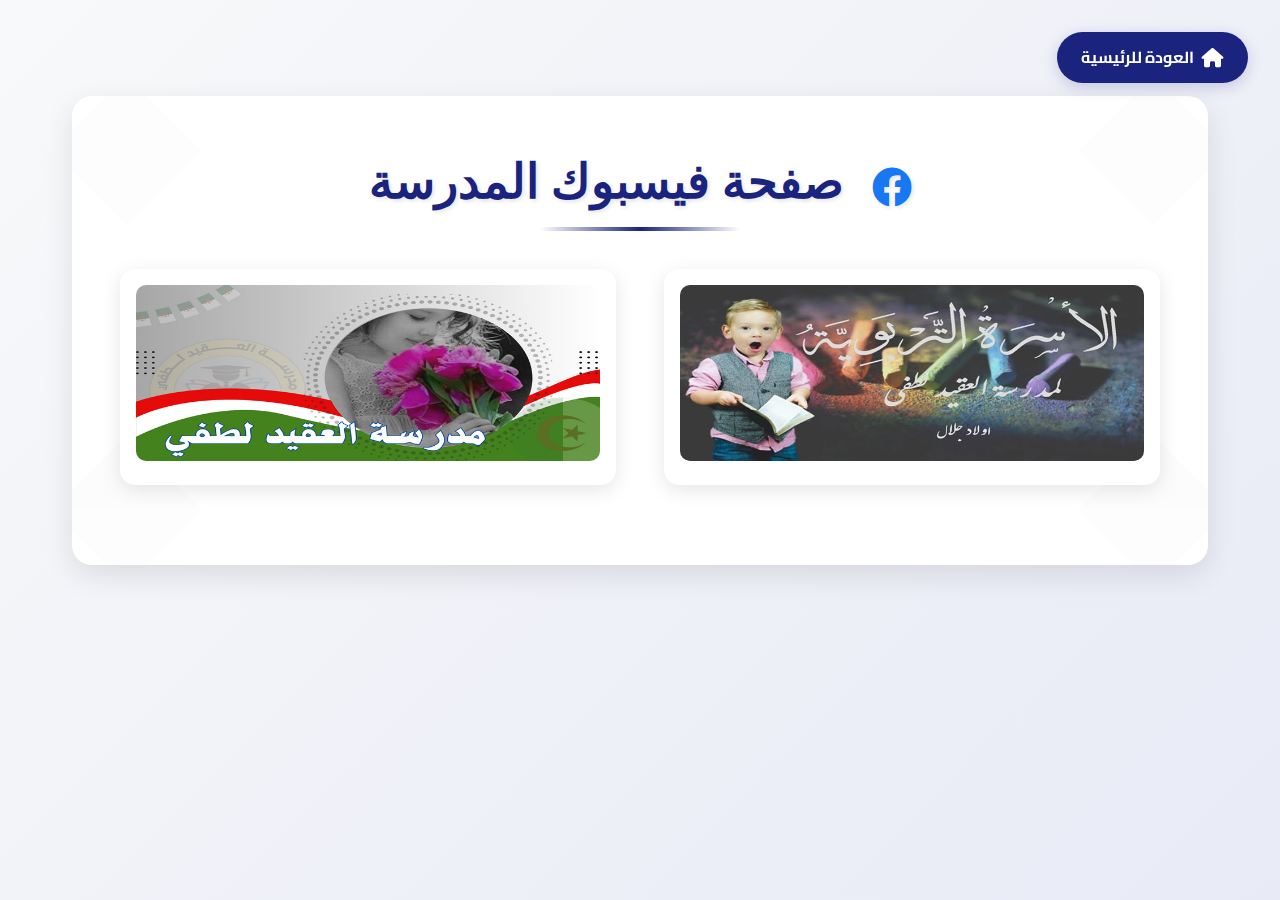
<file: facebook.html>
<!DOCTYPE html>
<html lang="ar" dir="rtl">
<head>
    <meta charset="UTF-8">
    <meta name="viewport" content="width=device-width, initial-scale=1.0">
    <title>صفحة فيسبوك المدرسة - ابتدائية العقيد لطفي</title>
    <link rel="stylesheet" href="styles.css">
    <link rel="stylesheet" href="https://cdnjs.cloudflare.com/ajax/libs/font-awesome/6.0.0/css/all.min.css">
</head>
<body>
    <div class="facebook-page">
        <a href="index.html" class="home-button">
            <i class="fas fa-home"></i>
            العودة للرئيسية
        </a>

        <div class="facebook-container">
            <div class="islamic-frame">
                <div class="islamic-pattern top-left"></div>
                <div class="islamic-pattern top-right"></div>
                <div class="islamic-pattern bottom-left"></div>
                <div class="islamic-pattern bottom-right"></div>
                
                <h1 class="islamic-title">
                    <i class="fab fa-facebook animated-icon"></i>
                    صفحة فيسبوك المدرسة
                </h1>

                <div class="facebook-links">
                    <div class="facebook-link-card" data-url="https://www.facebook.com/groups/ALGouleddjellal" data-message="ossra-message">
                        <img src="images/ossra.jpg" alt="أسرة المدرسة" class="facebook-image">
                        <div class="message-overlay" id="ossra-message">جاري الانتقال إلى صفحة الفيسبوك</div>
                    </div>

                    <div class="facebook-link-card" data-url="https://www.facebook.com/elakid.ecole.3" data-message="al-message">
                        <img src="images/al.jpg" alt="صفحة المدرسة" class="facebook-image">
                        <div class="message-overlay" id="al-message">جاري الانتقال إلى صفحة الفيسبوك</div>
                    </div>
                </div>
            </div>
        </div>
    </div>

    <script>
        function handleClick(url, messageId) {
            const message = document.getElementById(messageId);
            // إظهار الرسالة
            message.style.opacity = '1';
            message.style.transform = 'translateY(0)';
            
            // الانتظار 4 ثواني ثم الانتقال
            setTimeout(() => {
                window.open(url, '_blank');
                // إخفاء الرسالة بعد الانتقال
                setTimeout(() => {
                    message.style.opacity = '0';
                    message.style.transform = 'translateY(100%)';
                }, 500);
            }, 4000);
        }

        // إضافة مستمعي الأحداث لكل البطاقات
        document.addEventListener('DOMContentLoaded', () => {
            const cards = document.querySelectorAll('.facebook-link-card');
            cards.forEach(card => {
                card.addEventListener('click', function(e) {
                    const url = this.getAttribute('data-url');
                    const messageId = this.getAttribute('data-message');
                    if (url && messageId) {
                        handleClick(url, messageId);
                    }
                });
            });

            // تأثير حركي للأيقونة
            const icon = document.querySelector('.animated-icon');
            setInterval(() => {
                icon.classList.add('pulse');
                setTimeout(() => {
                    icon.classList.remove('pulse');
                }, 1000);
            }, 3000);
        });
    </script>
</body>
</html>
</file>
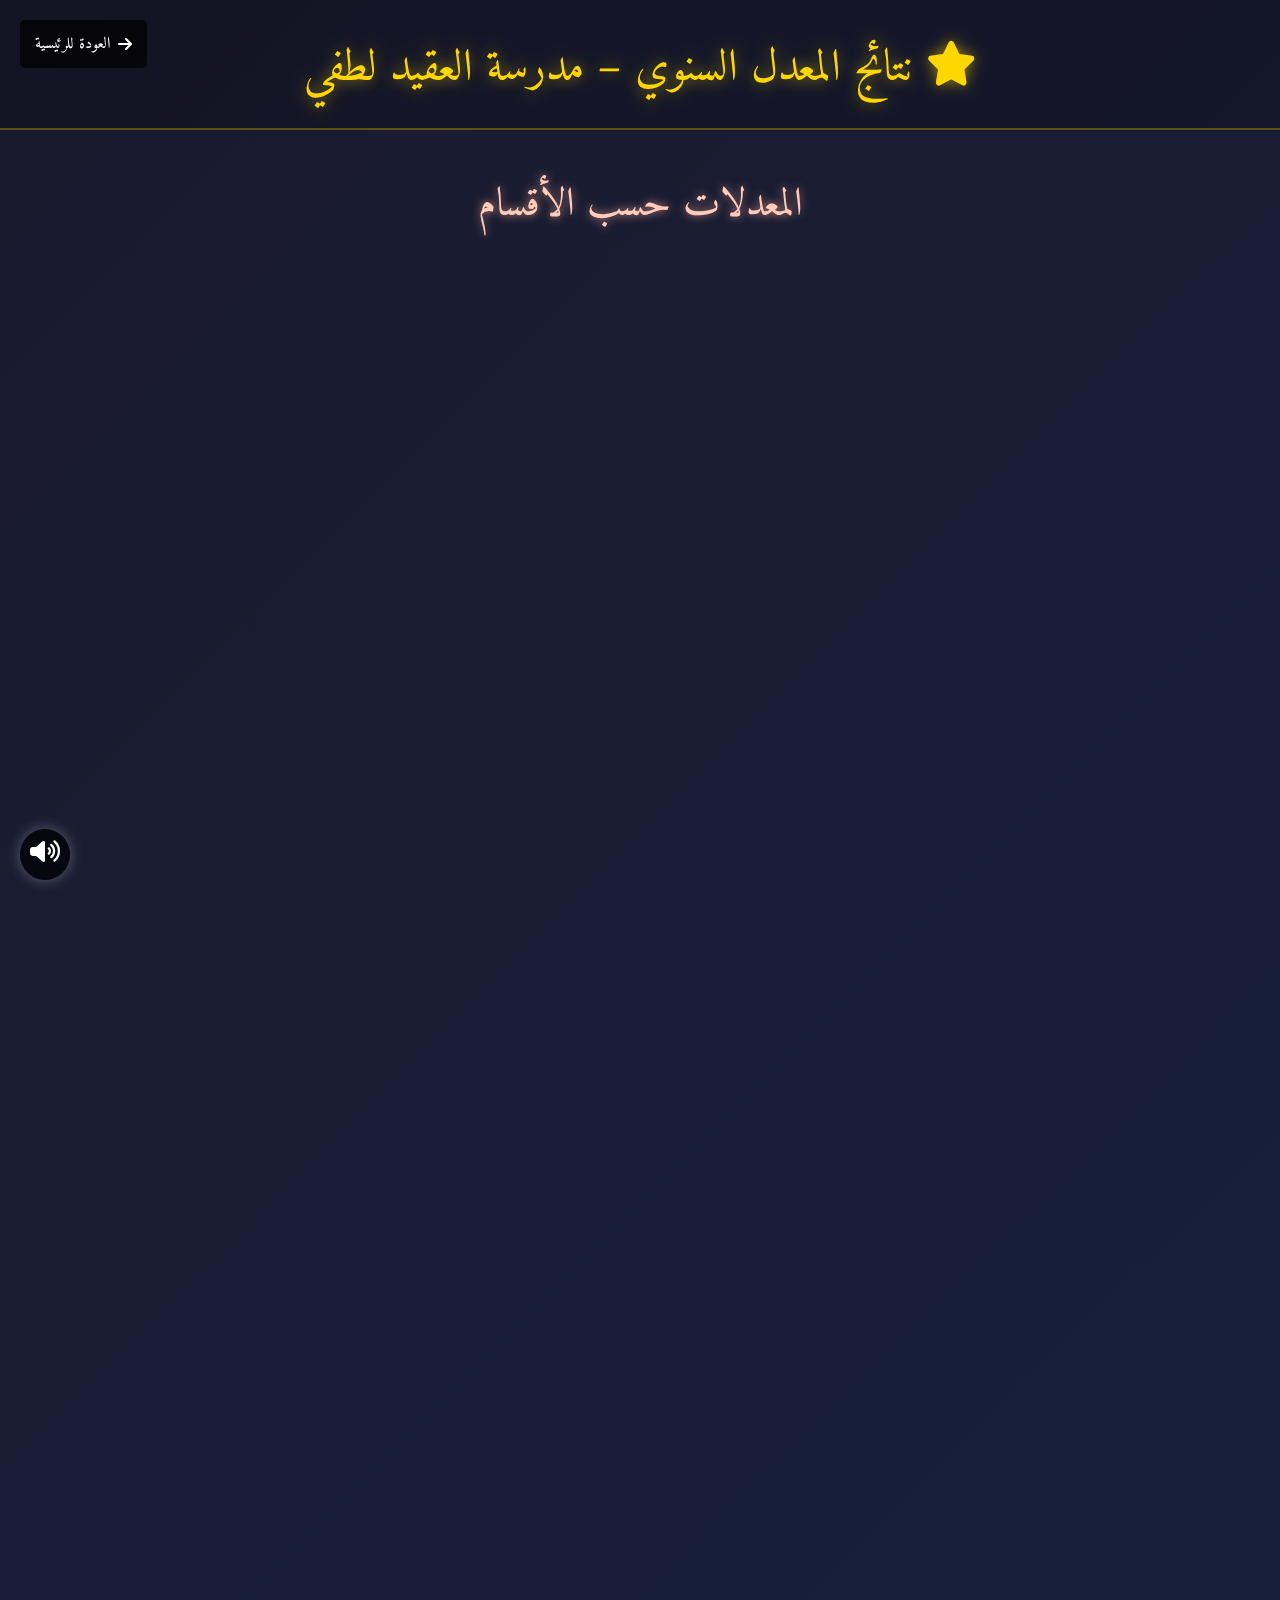
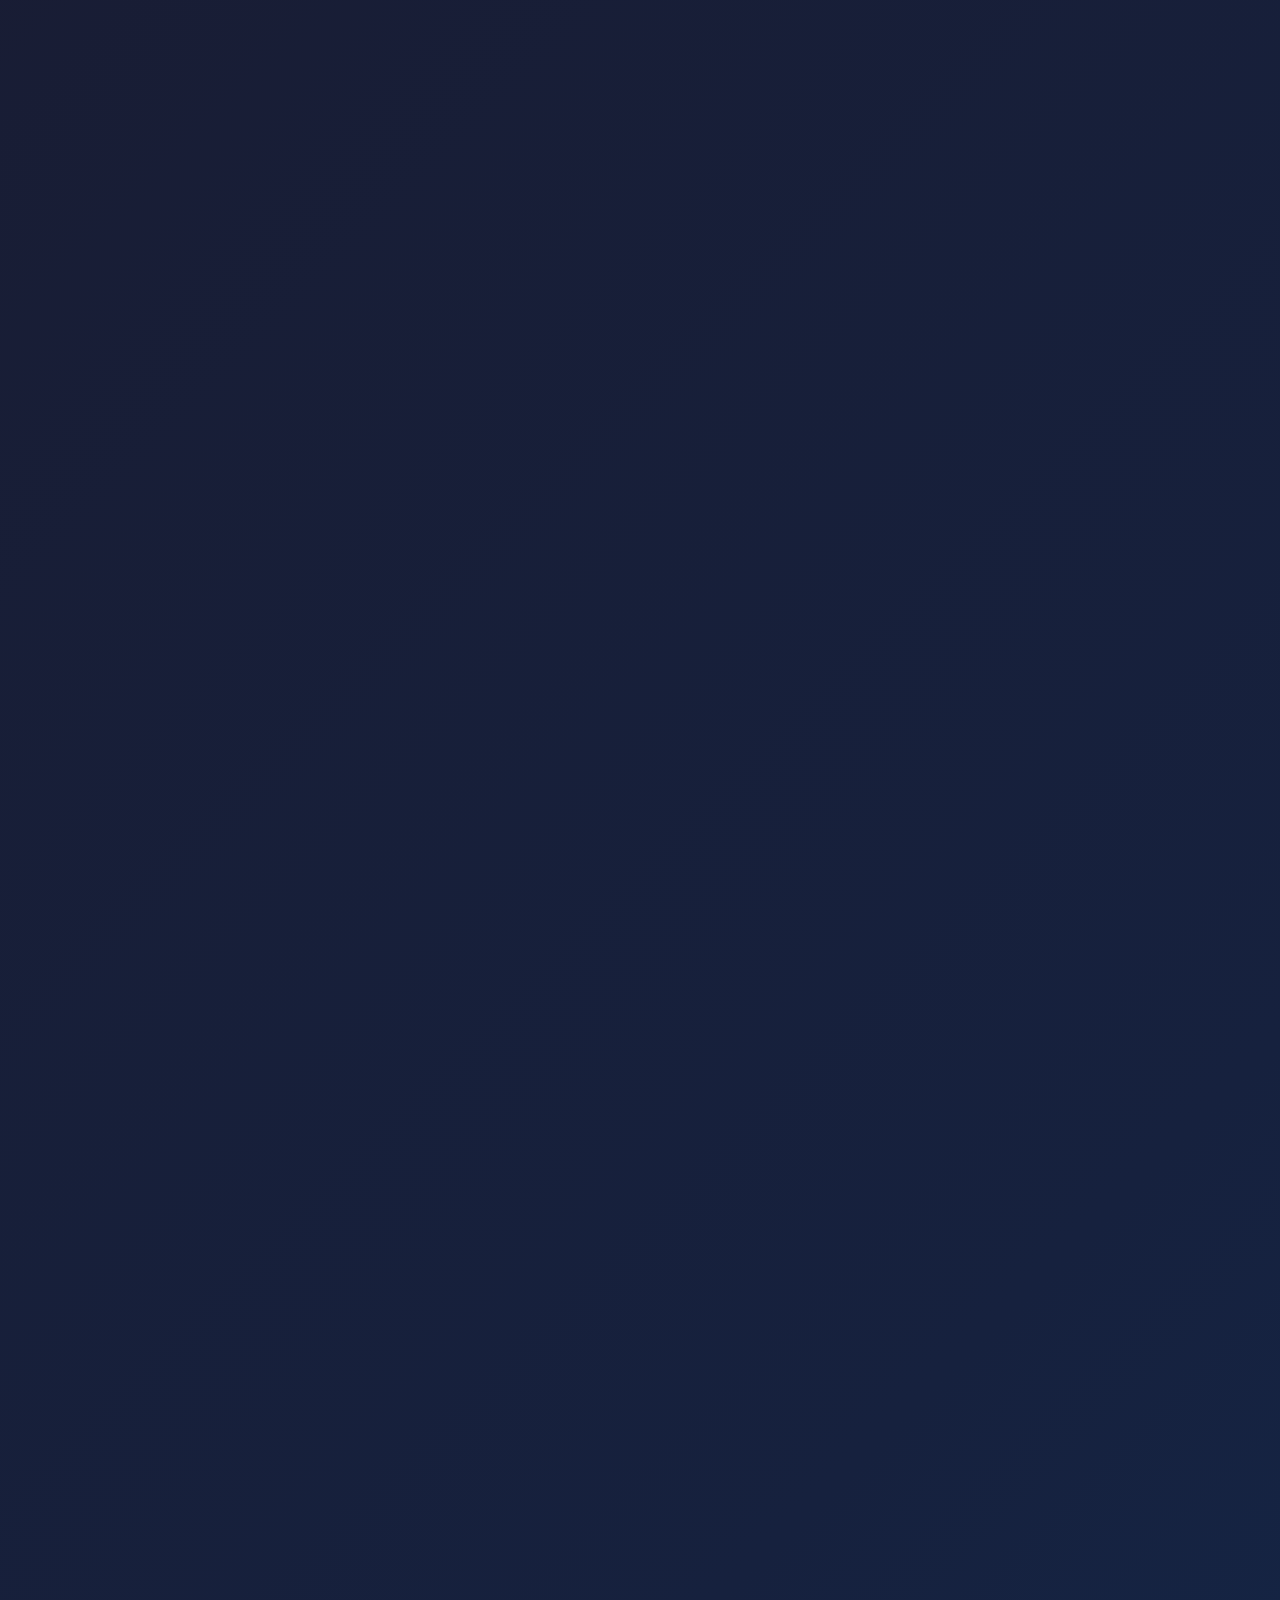
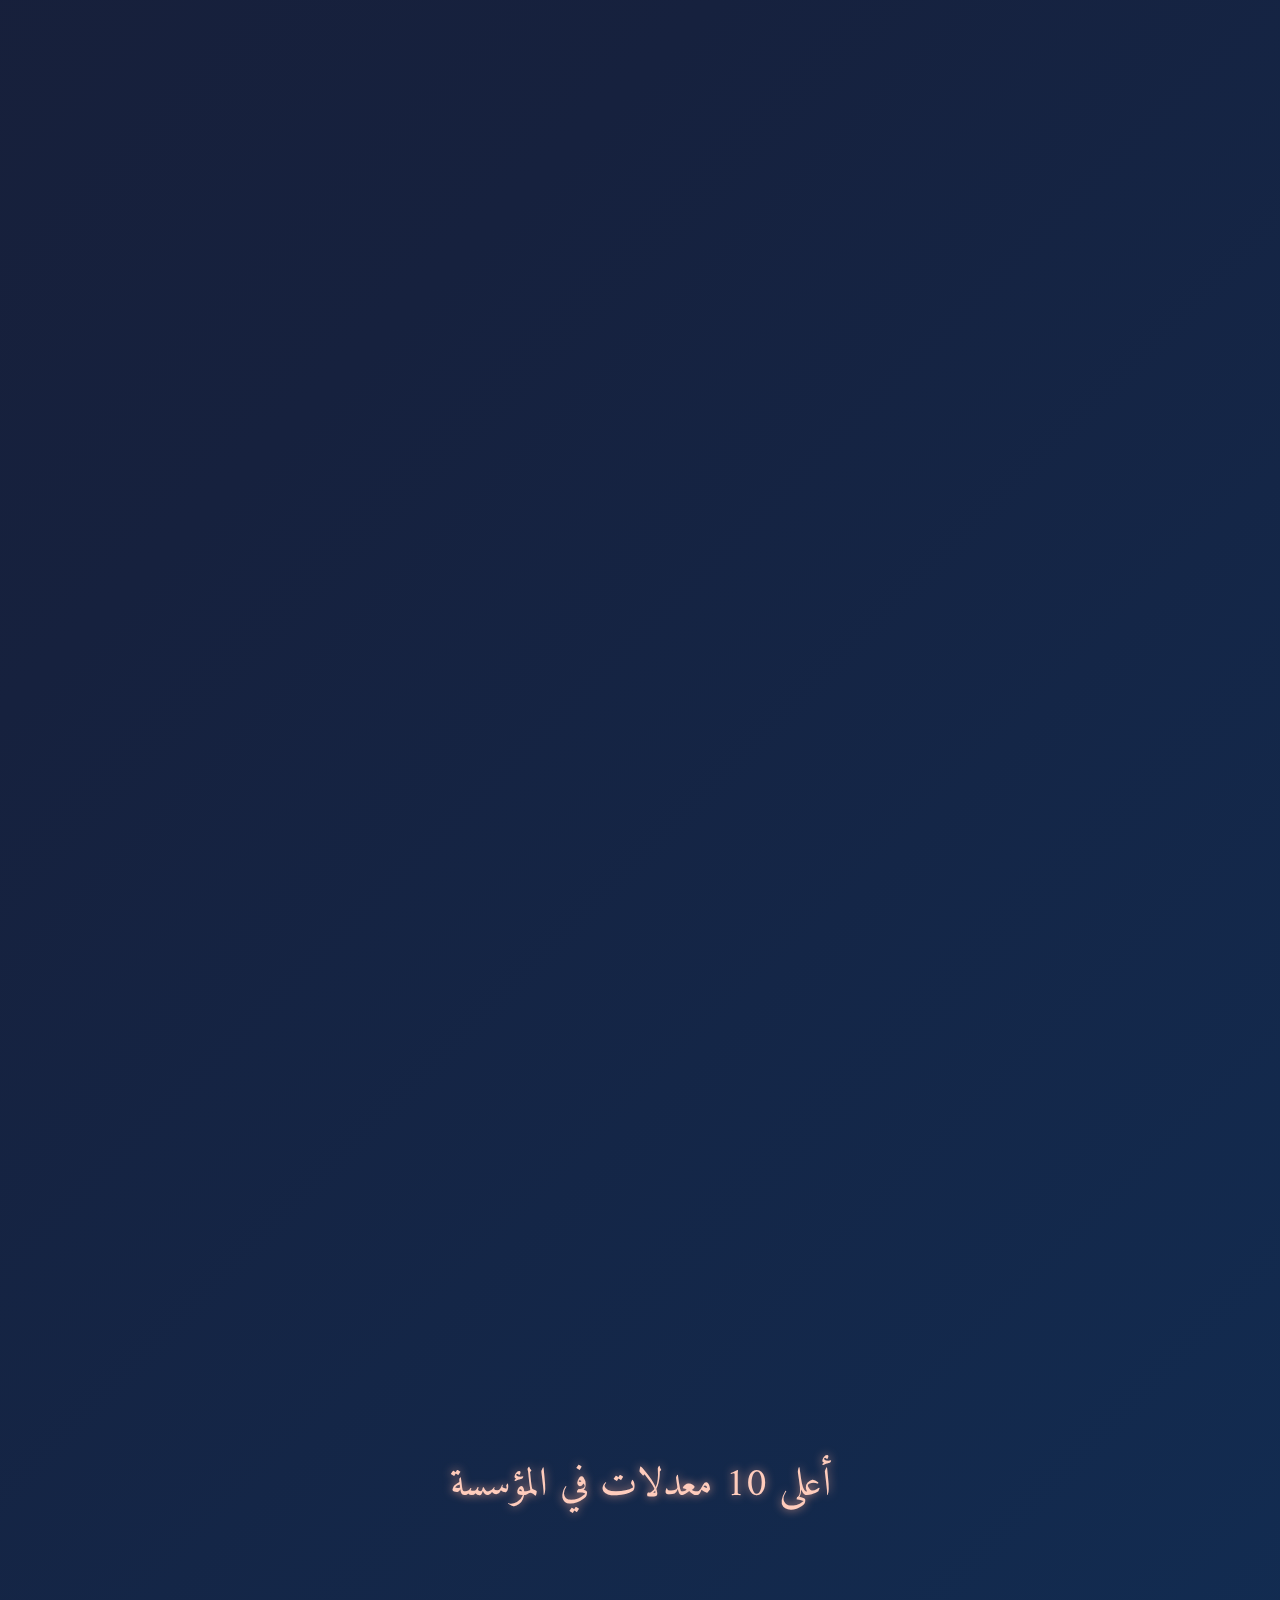
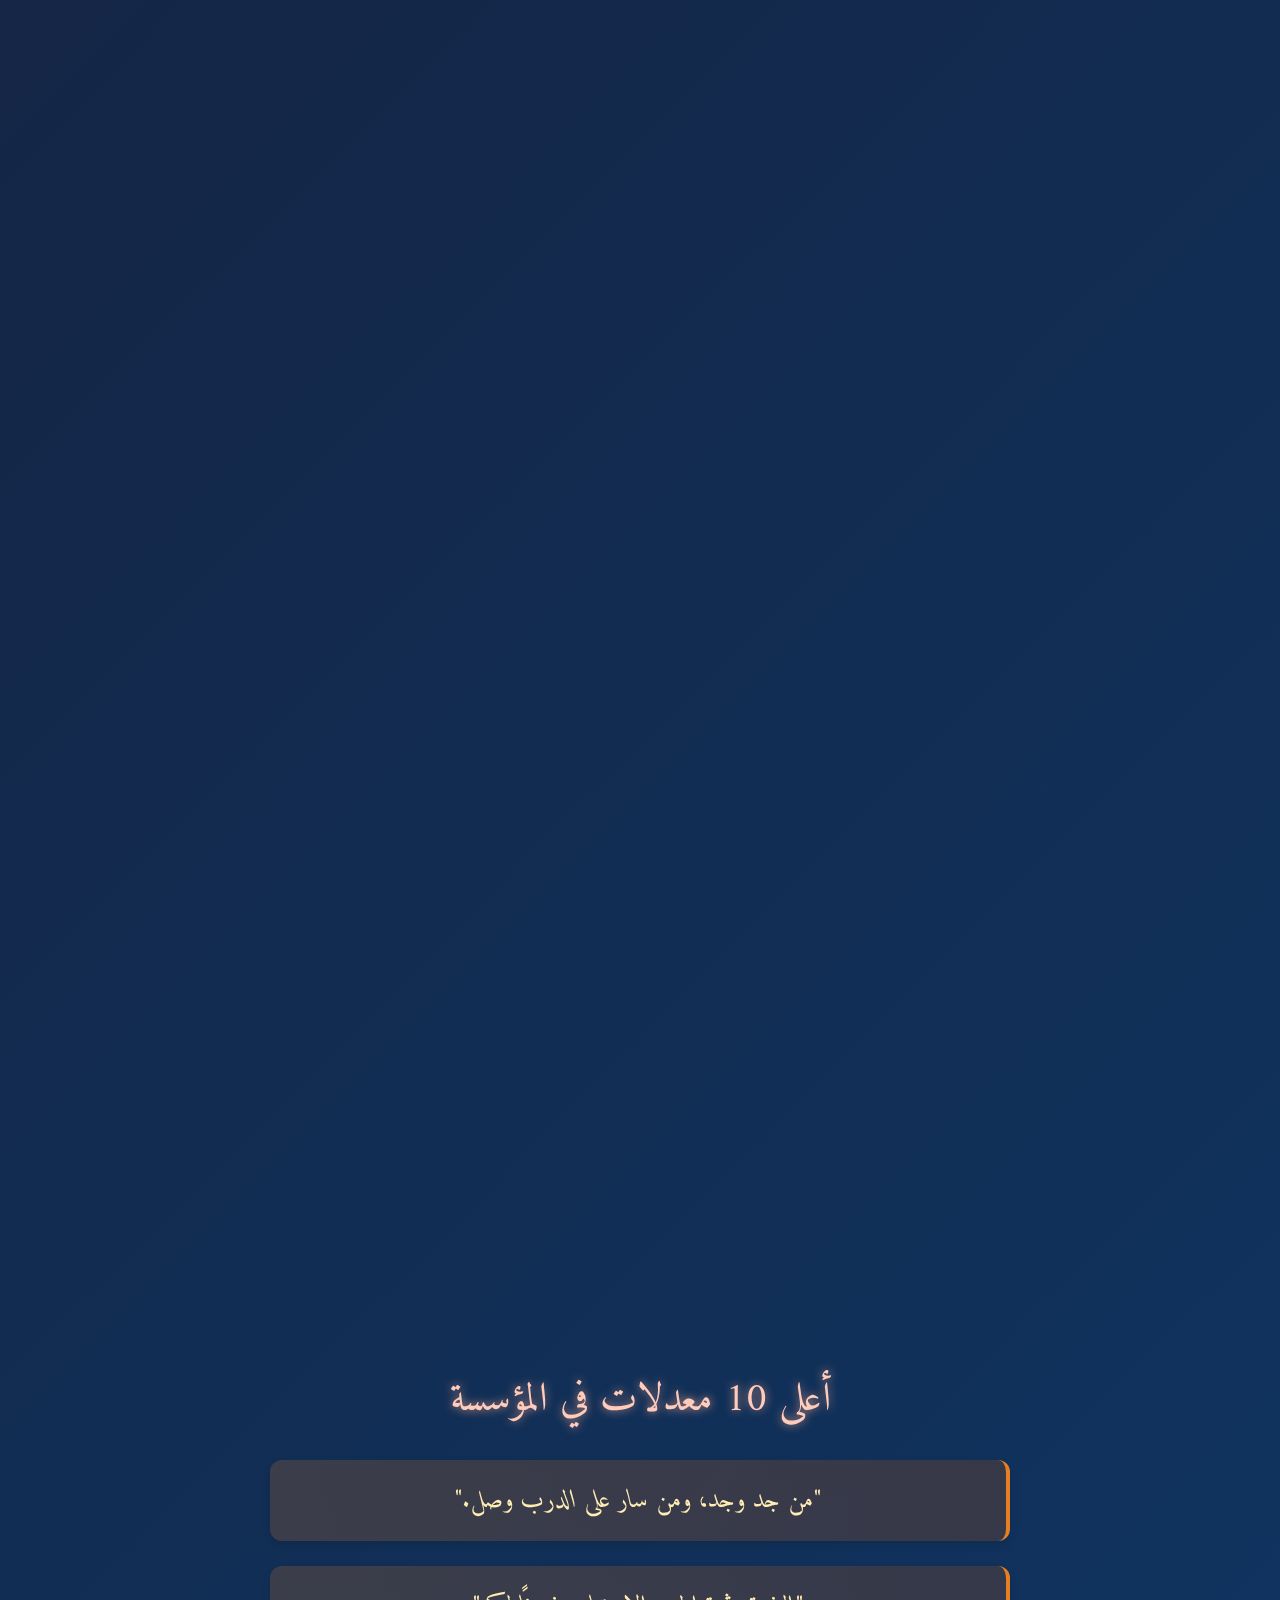
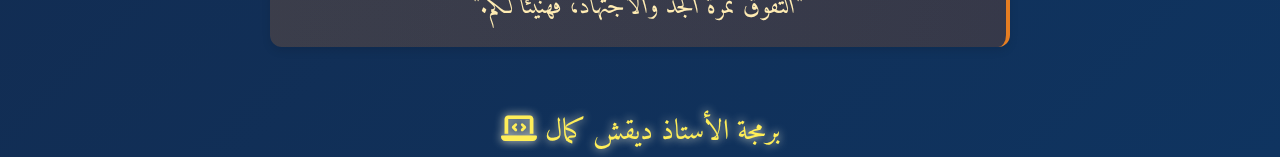
<file: final_result.html>
<!DOCTYPE html>
<html lang="ar" dir="rtl">
<head>
  <meta charset="UTF-8">
  <meta name="viewport" content="width=device-width, initial-scale=1.0">
  <title>المعدل السنوي</title>
  <link href="https://fonts.googleapis.com/css2?family=Amiri:wght@400;700&display=swap" rel="stylesheet">
  <link rel="stylesheet" href="https://cdnjs.cloudflare.com/ajax/libs/font-awesome/6.5.0/css/all.min.css">
  <style>
    body {
      margin: 0;
      font-family: 'Amiri', serif;
      background: linear-gradient(135deg, #1a1a2e 0%, #16213e 50%, #0f3460 100%);
      color: #fff;
      text-align: center;
      overflow-x: hidden;
      scroll-behavior: smooth;
      min-height: 100vh;
      position: relative;
    }
    
    body::before {
      content: '';
      position: fixed;
      top: 0;
      left: 0;
      width: 100%;
      height: 100%;
      background: url('https://www.transparenttextures.com/patterns/dark-mosaic.png');
      opacity: 0.1;
      z-index: -1;
      pointer-events: none;
    }

    .header {
      padding: 30px 10px 15px;
      font-size: 2.8rem;
      color: #ffd700;
      text-shadow: 0 0 15px rgba(255, 215, 0, 0.6);
      animation: glow 2s ease-in-out infinite;
      background: rgba(0, 0, 0, 0.2);
      margin-bottom: 20px;
      border-bottom: 2px solid rgba(255, 215, 0, 0.3);
      padding-bottom: 20px;
    }

    .section-title {
      margin: 40px 0 20px;
      font-size: 2.5rem;
      color: #ffccbc;
      text-shadow: 0 0 10px rgba(255, 171, 145, 0.8);
    }

    .class-title {
      font-size: 2rem;
      margin-top: 30px;
      color: #c5e1a5;
      text-shadow: 0 0 10px rgba(197, 225, 165, 0.7);
      opacity: 0;
      animation: fadeIn 1s forwards;
    }

    .result-item {
      background: linear-gradient(90deg, rgba(41, 128, 185, 0.2) 0%, rgba(52, 152, 219, 0.2) 100%);
      margin: 15px auto;
      padding: 15px;
      width: 85%;
      max-width: 700px;
      border-radius: 15px;
      font-size: 1.6rem;
      display: flex;
      justify-content: center;
      align-items: center;
      gap: 15px;
      transition: all 0.3s ease;
      opacity: 0;
      animation: fadeIn 1.2s forwards;
      border: 1px solid rgba(255, 255, 255, 0.1);
      box-shadow: 0 4px 15px rgba(0, 0, 0, 0.2);
    }

    .result-item:hover {
      background: rgba(255, 255, 255, 0.2);
    }

    .result-item i {
      color: #ffd700;
    }

    .top-ten {
      margin-top: 60px;
    }

    .quote {
      background: linear-gradient(90deg, rgba(230, 126, 34, 0.2) 0%, rgba(211, 84, 0, 0.2) 100%);
      margin: 25px auto;
      padding: 18px;
      width: 80%;
      max-width: 700px;
      border-radius: 12px;
      font-size: 1.6rem;
      color: #ffecb3;
      border-right: 4px solid #e67e22;
      box-shadow: 0 4px 8px rgba(0, 0, 0, 0.1);
      font-style: italic;
    }

    .credit {
      margin-top: 60px;
      font-size: 1.8rem;
      color: #ffee58;
      text-shadow: 0 0 10px #fff8dc;
    }

    @keyframes glow {
      0% { text-shadow: 0 0 5px #ffd700; }
      50% { text-shadow: 0 0 25px #ffd700; }
      100% { text-shadow: 0 0 5px #ffd700; }
    }

    @keyframes fadeIn {
      from { opacity: 0; transform: translateY(40px); }
      to { opacity: 1; transform: translateY(0); }
    }
  </style>
</head>
<body>
  <a href="index.html" style="position: fixed; top: 20px; left: 20px; z-index: 1000; background: rgba(0,0,0,0.7); color: white; padding: 10px 15px; border-radius: 5px; text-decoration: none; display: flex; align-items: center; gap: 8px; transition: all 0.3s ease;" onmouseover="this.style.background='rgba(0,0,0,0.9)'" onmouseout="this.style.background='rgba(0,0,0,0.7)'">
    <i class="fas fa-arrow-right"></i>
    العودة للرئيسية
  </a>
  <audio id="bg-audio" loop>
    <source src="2026.mp3" type="audio/mpeg">
    متصفحك لا يدعم تشغيل الصوت.
  </audio>
  
  <div id="audio-controls" style="position: fixed; bottom: 20px; left: 20px; z-index: 1000; background: rgba(0,0,0,0.7); padding: 10px; border-radius: 50%; cursor: pointer; box-shadow: 0 0 15px rgba(255,255,255,0.3);">
    <i id="audio-icon" class="fas fa-volume-up" style="font-size: 24px; color: #fff;"></i>
  </div>

  <div class="header">
    <i class="fas fa-star"></i> نتائج المعدل السنوي – مدرسة العقيد لطفي
  </div>

  <div class="section-title">المعدلات حسب الأقسام</div>
  <div id="results"></div>

  <div class="section-title top-ten">أعلى 10 معدلات في المؤسسة</div>
  <div id="topTen"></div>

  <div class="quote">"من جد وجد، ومن سار على الدرب وصل."</div>
  <div class="quote">"التفوق ثمرة الجد والاجتهاد، فهنيئًا لكم."</div>

  <div class="credit">برمجة الأستاذ ديقش كمال <i class="fas fa-laptop-code"></i></div>

  <script>
    const data = {
      "السنة الأولى 1": [["لعواد فاطمة الزهراء", 9.53], ["شريف بلقاسم", 9.33], ["لعواد آسيا لجين", 9.11]],
      "السنة الأولى 2": [["توبي هاجر", 9.69], ["مرغاد براءة منية الله", 9.69], ["لعسل شهد", 9.60], ["قرمة علياء رودينة", 9.47]],
      "السنة الثانية 1": [["شنيط محمد سراج", 9.51], ["العمري عبد الرؤوف", 9.39], ["زنودة مهدي المختار", 9.25]],
      "السنة الثانية 2": [["شماح زين الدين", 9.73], ["العمري دعاء نور اليقين", 9.67], ["زطيطو زينب", 9.60]],
      "السنة الثالثة 1": [["سكر يارا", 9.59], ["ضحوي هديل", 9.50], ["كشيدة عبد العزيز", 9.50], ["ساكر مروة", 9.49]],
      "السنة الثالثة 2": [["خضراوي شعيب ياسين", 9.67], ["ضحوي أسيل مسعودة", 9.55], ["كاسوسي حسين", 9.51]],
      "السنة الثالثة 3": [["دهان محمد ريان", 9.71], ["جنيدي غفران", 9.65], ["طواقة أسيل", 9.62]],
      "السنة الرابعة 1": [["دهان عبد الودود", 9.50], ["زنودة سارة", 9.48], ["عزري يعقوب", 9.41]],
      "السنة الرابعة 2": [["لقويرح أحمد صهيب", 9.79], ["كرفة عبد الرحمان", 9.51], ["غيبوب أيوب", 9.47]],
      "السنة الخامسة 1": [["طرقي ياسمين", 9.67], ["شرون ندى", 9.65], ["عمير المعتصم بالله", 9.63]],
      "السنة الخامسة 2": [["شماح ميار", 9.47], ["خضراوي تسنيم", 9.47], ["زنودة لينا", 9.47], ["كشيدة رزان", 9.44], ["بولنوار بهاء الدين", 9.42]]
    };

    const topTen = [
      ["المرتبة 1: لقويرح أحمد صهيب", 9.79],
      ["المرتبة 2: شماح زين الدين", 9.73],
      ["المرتبة 3: دهان محمد ريان", 9.71],
      ["المرتبة 4: توبي هاجر", 9.69],
      ["المرتبة 4: مرغاد براءة منية الله", 9.69],
      ["المرتبة 5: طرقي ياسمين", 9.67],
      ["المرتبة 5: خضراوي شعيب ياسين", 9.67],
      ["المرتبة 5: العمري دعاء نور اليقين", 9.67],
      ["المرتبة 6: شرون ندى", 9.65],
      ["المرتبة 6: جنيدي غفران", 9.65],
      ["المرتبة 7: عمير المعتصم بالله", 9.63],
      ["المرتبة 8: طواقة أسيل", 9.62],
      ["المرتبة 9: لعسل شهد", 9.60],
      ["المرتبة 9: زطيطو زينب", 9.60],
      ["المرتبة 10: سكر يارا", 9.59]
    ];

    function displayResults() {
      const resultsDiv = document.getElementById('results');
      resultsDiv.innerHTML = '';
      let delay = 800;

      for (let [className, students] of Object.entries(data)) {
        const classDiv = document.createElement('div');
        classDiv.className = 'class-title';
        classDiv.textContent = className;
        classDiv.style.animationDelay = `${delay}ms`;
        resultsDiv.appendChild(classDiv);
        setTimeout(() => classDiv.scrollIntoView({ behavior: 'smooth', block: 'center' }), delay);
        delay += 1000;

        for (let [name, avg] of students) {
          const div = document.createElement('div');
          div.className = 'result-item';
          div.innerHTML = `<i class='fas fa-user-graduate'></i> ${name} - ${avg}`;
          div.style.animationDelay = `${delay}ms`;
          resultsDiv.appendChild(div);
          setTimeout(() => div.scrollIntoView({ behavior: 'smooth', block: 'center' }), delay);
          delay += 1000;
        }
      }

      const topTitle = document.createElement('div');
      topTitle.className = 'section-title top-ten';
      topTitle.textContent = 'أعلى 10 معدلات في المؤسسة';
      topTitle.style.animationDelay = `${delay}ms`;
      resultsDiv.appendChild(topTitle);
      setTimeout(() => topTitle.scrollIntoView({ behavior: 'smooth', block: 'center' }), delay);
      delay += 1000;

      for (let [name, avg] of topTen) {
        const div = document.createElement('div');
        div.className = 'result-item';
        div.innerHTML = `<i class='fas fa-crown'></i> ${name} - ${avg}`;
        div.style.animationDelay = `${delay}ms`;
        resultsDiv.appendChild(div);
        setTimeout(() => div.scrollIntoView({ behavior: 'smooth', block: 'center' }), delay);
        delay += 1000;
      }

      // انتظار 10 ثوانٍ ثم إعادة العرض
      setTimeout(() => {
        window.scrollTo({ top: 0, behavior: 'smooth' });
        setTimeout(displayResults, 2000);
      }, delay + 10000);
    }

    // دالة بدء الصوت
    function startAudio() {
      const audio = document.getElementById('bg-audio');
      const audioPromise = audio.play();
      
      if (audioPromise !== undefined) {
        audioPromise.catch(error => {
          // إظهار زر التشغيل في حالة الخطأ
          document.getElementById('audio-controls').style.display = 'block';
        });
      }
    }
    
    // التحكم في الصوت
    document.getElementById('audio-controls').addEventListener('click', function() {
      const audio = document.getElementById('bg-audio');
      const icon = document.getElementById('audio-icon');
      
      if (audio.paused) {
        audio.play();
        icon.className = 'fas fa-volume-up';
        this.style.background = 'rgba(0,0,0,0.7)';
      } else {
        audio.pause();
        icon.className = 'fas fa-volume-mute';
        this.style.background = 'rgba(255,0,0,0.5)';
      }
    });
    
    // بدء عرض النتائج وتشغيل الصوت عند تحميل الصفحة
    window.onload = function() {
      displayResults();
      // محاولة تشغيل الصوت بعد تأخير بسيط
      setTimeout(startAudio, 1000);
      
      // إضافة تأثيرات إضافية للعناصر
      document.querySelectorAll('.result-item').forEach((item, index) => {
        item.style.transition = 'all 0.3s ease';
        item.style.cursor = 'pointer';
        item.onmouseover = () => item.style.transform = 'scale(1.02)';
        item.onmouseout = () => item.style.transform = 'scale(1)';
      });
    };
  </script>
</body>
</html>
</file>
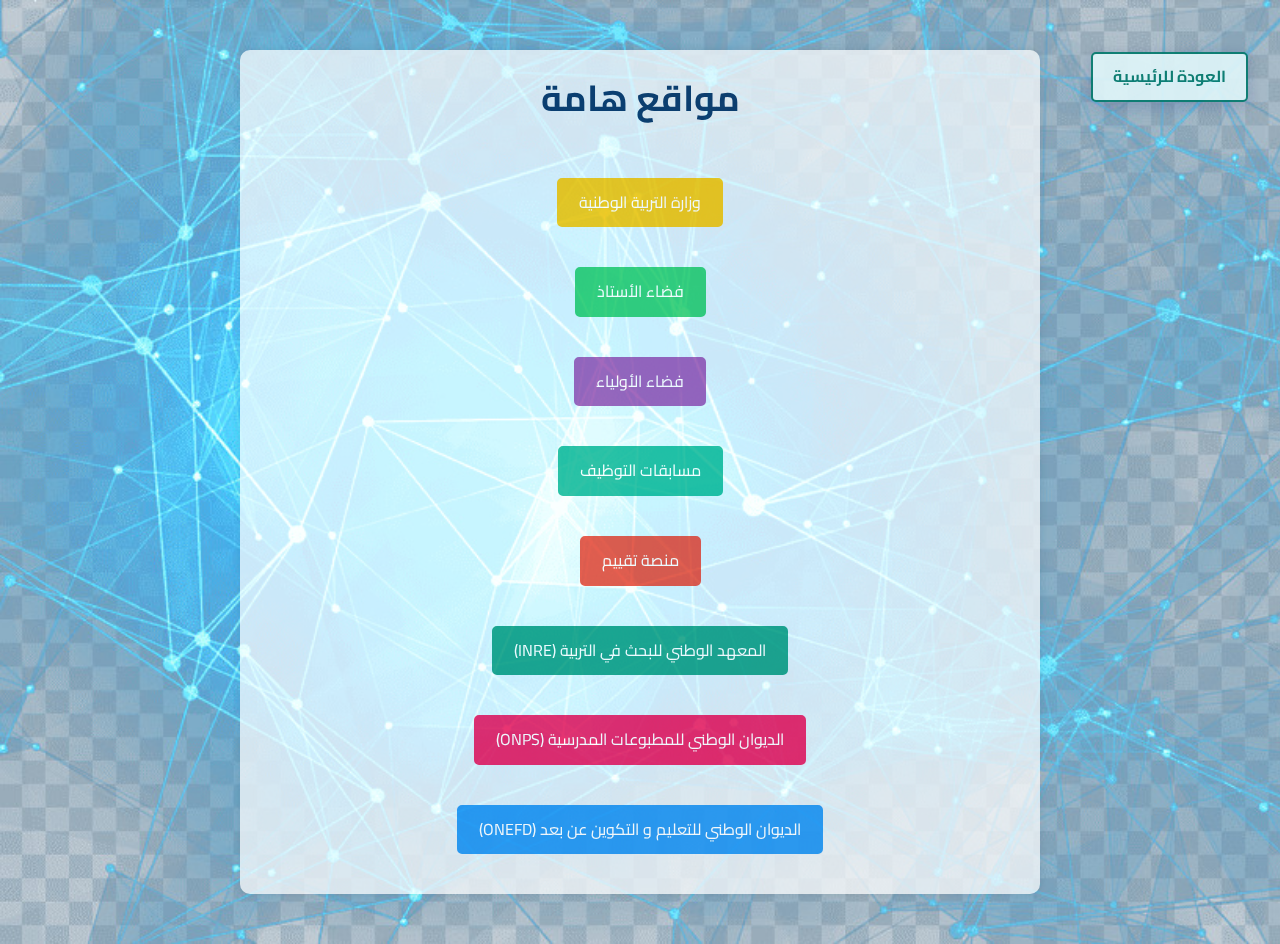
<file: important-sites.html>
<!DOCTYPE html>
<html lang="ar" dir="rtl">
<head>
    <meta charset="UTF-8">
    <meta name="viewport" content="width=device-width, initial-scale=1.0">
    <title>مواقع هامة</title>
    <link rel="stylesheet" href="styles.css">
    <link rel="stylesheet" href="https://cdnjs.cloudflare.com/ajax/libs/font-awesome/6.0.0/css/all.min.css">
    <style>
        body {
            font-family: 'Cairo', sans-serif;
            background-color: #f0f8ff;
            color: #333;
            text-align: center;
            padding: 50px;
            background-image: url('images/bg.jpg'); /* تعيين الصورة كخلفية */
            background-size: cover; /* تغطية الخلفية بالكامل */
            background-repeat: no-repeat; /* عدم تكرار الخلفية */
            opacity: 0.9; /* جعل الخلفية شفافة قليلاً */
        }
        h1 {
            font-size: 36px;
            margin-bottom: 30px;
            color: #003366;
        }
        .important-sites-container {
            display: flex;
            flex-direction: column; /* وضع الأزرار عمودياً */
            align-items: center; /* محاذاة الأزرار في الوسط */
        }
        .button {
            display: inline-flex;
            align-items: center;
            padding: 10px 20px;
            margin: 20px auto;
            border: 2px solid transparent;
            border-radius: 5px;
            font-size: 16px;
            text-decoration: none;
            transition: background-color 0.3s, color 0.3s, border-color 0.3s;
        }
        .button:nth-child(1) {
            background-color: #3498db; /* لون زر وزارة التربية الوطنية */
            color: white;
            border-color: #3498db;
        }
        .button:nth-child(2) {
            background-color: #f1c40f; /* لون زر فضاء الأستاذ */
            color: white;
            border-color: #f1c40f;
        }
        .button:nth-child(3) {
            background-color: #2ecc71; /* لون زر فضاء الأولياء */
            color: white;
            border-color: #2ecc71;
        }
        .button:nth-child(4) {
            background-color: #9b59b6; /* لون زر مسابقات التوظيف */
            color: white;
            border-color: #9b59b6;
        }
        .button:nth-child(5) {
            background-color: #1abc9c; /* لون زر منصة تقييم */
            color: white;
            border-color: #1abc9c;
        }
        .button:nth-child(6) {
            background-color: #e74c3c; /* لون زر المعهد الوطني للبحث في التربية */
            color: white;
            border-color: #e74c3c;
        }
        .button:nth-child(7) {
            background-color: #16a085; /* لون زر الديوان الوطني للمطبوعات المدرسية */
            color: white;
            border-color: #16a085;
        }
        .button:nth-child(8) {
            background-color: #e91e63; /* لون زر الديوان الوطني للتعليم و التكوين عن بعد (وردي) */
            color: white;
            border-color: #e91e63;
        }
        .button:nth-child(9) {
            background-color: #2196F3; /* لون زر الديوان الوطني للتعليم و التكوين عن بعد */
            color: white;
            border-color: #2196F3;
        }
        .button:hover {
            opacity: 0.8; /* تأثير عند التمرير */
        }
        .button i {
            margin-left: 10px;
            display: none;
        }
        .button:hover i {
            display: inline;
        }
        .home-button {
            background-color: #e0f7fa;
            color: #00796b;
            padding: 10px 20px;
            text-align: center;
            text-decoration: none;
            display: inline-block;
            font-size: 16px;
            margin: 20px auto;
            border: 2px solid #00796b;
            border-radius: 5px;
            transition: background-color 0.3s, color 0.3s;
        }
        .home-button i {
            margin-left: 10px;
            display: none;
        }
        .home-button:hover i {
            display: inline;
        }
        .home-button:hover {
            background-color: #b2ebf2; /* لون خلفية عند التمرير */
            color: #004d40; /* لون نص عند التمرير */
        }
        .important-sites-page {
            max-width: 800px; /* تحديد عرض الصفحة */
            margin: 0 auto; /* محاذاة الصفحة في الوسط */
            padding: 20px;
            background-color: rgba(255, 255, 255, 0.8); /* خلفية بيضاء شفافة */
            border-radius: 10px;
            box-shadow: 0 0 10px rgba(0, 0, 0, 0.1);
        }
    </style>
</head>
<body>
    <div class="important-sites-page">
        <a href="index.html" class="home-button">
            <i class="fas fa-home"></i>
            العودة للرئيسية
        </a>

        <div class="important-sites-container">
            <h1>مواقع هامة</h1>
            <a href="https://www.education.gov.dz/" target="_blank" class="button" title="https://www.education.gov.dz/">
                وزارة التربية الوطنية
                <i class="fas fa-external-link-alt"></i>
            </a>
            <a href="https://ostad.education.gov.dz/auth" target="_blank" class="button" title="https://ostad.education.gov.dz/auth">
                فضاء الأستاذ
                <i class="fas fa-external-link-alt"></i>
            </a>
            <a href="https://awlyaa.education.dz/" target="_blank" class="button" title="https://awlyaa.education.dz/">
                فضاء الأولياء
                <i class="fas fa-external-link-alt"></i>
            </a>
            <a href="https://concours.onec.dz/" target="_blank" class="button" title="https://concours.onec.dz/">
                مسابقات التوظيف
                <i class="fas fa-external-link-alt"></i>
            </a>
            <a href="https://taqiim.education.dz/" target="_blank" class="button" title="https://taqiim.education.dz/">
                منصة تقييم
                <i class="fas fa-external-link-alt"></i>
            </a>
            <a href="https://www.inre.dz/" target="_blank" class="button" title="https://www.inre.dz/">
                المعهد الوطني للبحث في التربية (INRE)
                <i class="fas fa-external-link-alt"></i>
            </a>
            <a href="https://www.onps.dz/" target="_blank" class="button" title="https://www.onps.dz/">
                الديوان الوطني للمطبوعات المدرسية (ONPS)
                <i class="fas fa-external-link-alt"></i>
            </a>
            <a href="https://www.onefd.edu.dz/" target="_blank" class="button" title="https://www.onefd.edu.dz/">
                الديوان الوطني للتعليم و التكوين عن بعد (ONEFD)
                <i class="fas fa-external-link-alt"></i>
            </a>
        </div>
    </div>
</body>
</html>
</file>
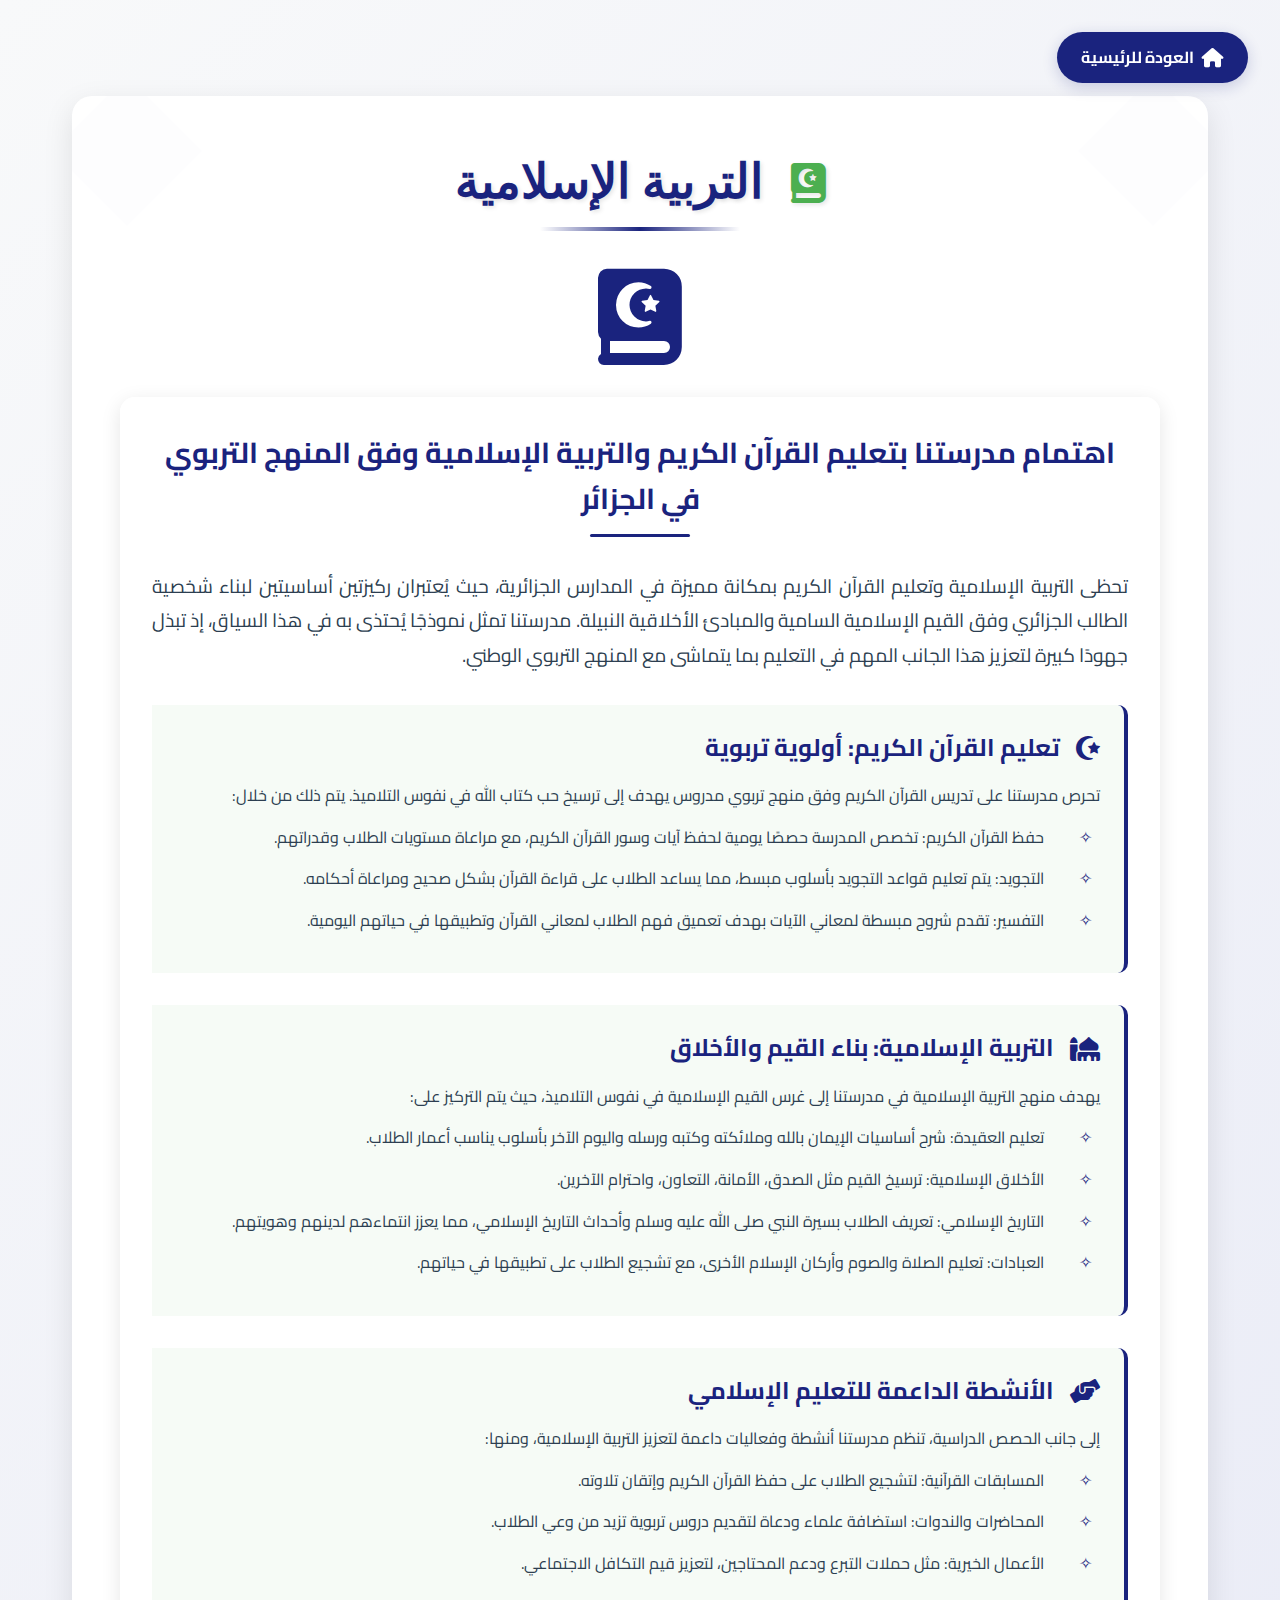
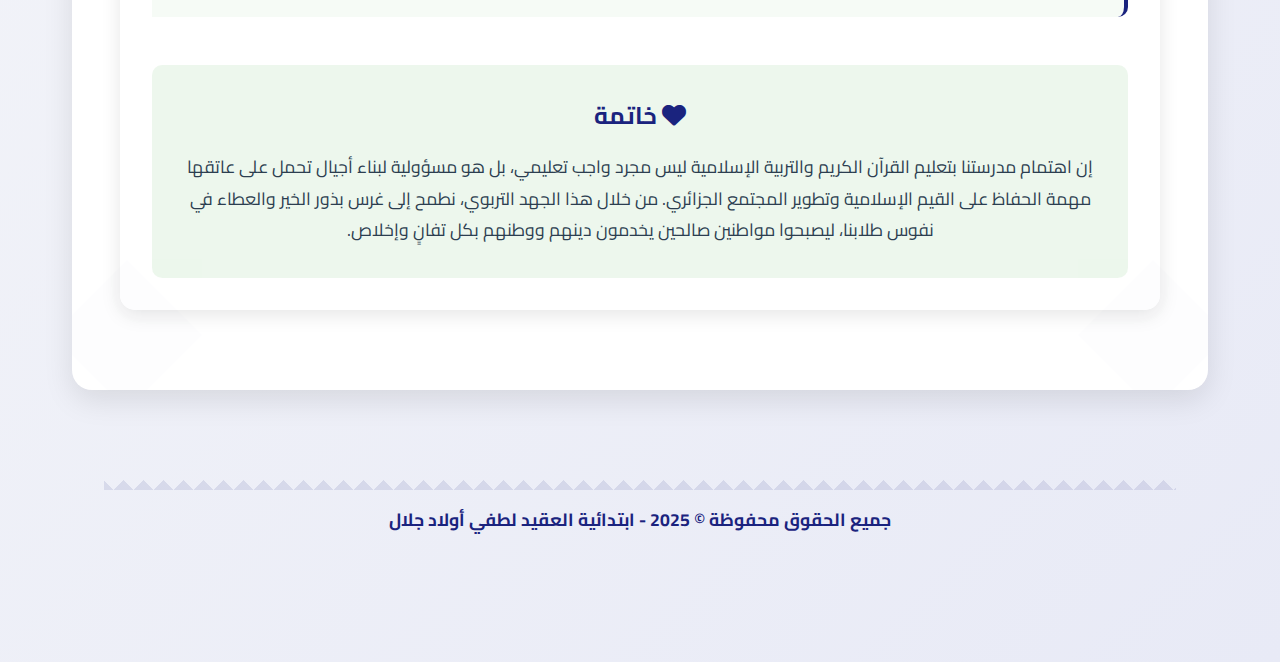
<file: islamic-education.html>
<!DOCTYPE html>
<html lang="ar" dir="rtl">
<head>
    <meta charset="UTF-8">
    <meta name="viewport" content="width=device-width, initial-scale=1.0">
    <title>التربية الإسلامية - ابتدائية العقيد لطفي</title>
    <link rel="stylesheet" href="styles.css">
    <link rel="stylesheet" href="https://cdnjs.cloudflare.com/ajax/libs/font-awesome/6.0.0/css/all.min.css">
</head>
<body>
    <div class="islamic-edu-page">
        <a href="index.html" class="home-button">
            <i class="fas fa-home"></i>
            العودة للرئيسية
        </a>

        <div class="islamic-edu-container">
            <div class="islamic-frame">
                <div class="islamic-pattern top-left"></div>
                <div class="islamic-pattern top-right"></div>
                <div class="islamic-pattern bottom-left"></div>
                <div class="islamic-pattern bottom-right"></div>
                
                <h1 class="islamic-title">
                    <i class="fas fa-book-quran animated-quran"></i>
                    التربية الإسلامية
                </h1>

                <div class="quran-animation">
                    <i class="fas fa-book-quran"></i>
                </div>

                <div class="content-section">
                    <h2 class="section-title">اهتمام مدرستنا بتعليم القرآن الكريم والتربية الإسلامية وفق المنهج التربوي في الجزائر</h2>

                    <div class="intro-text">
                        <p>تحظى التربية الإسلامية وتعليم القرآن الكريم بمكانة مميزة في المدارس الجزائرية، حيث يُعتبران ركيزتين أساسيتين لبناء شخصية الطالب الجزائري وفق القيم الإسلامية السامية والمبادئ الأخلاقية النبيلة. مدرستنا تمثل نموذجًا يُحتذى به في هذا السياق، إذ تبذل جهودًا كبيرة لتعزيز هذا الجانب المهم في التعليم بما يتماشى مع المنهج التربوي الوطني.</p>
                    </div>

                    <div class="quran-section">
                        <h3><i class="fas fa-star-and-crescent"></i> تعليم القرآن الكريم: أولوية تربوية</h3>
                        <p>تحرص مدرستنا على تدريس القرآن الكريم وفق منهج تربوي مدروس يهدف إلى ترسيخ حب كتاب الله في نفوس التلاميذ. يتم ذلك من خلال:</p>
                        <ul>
                            <li>حفظ القرآن الكريم: تخصص المدرسة حصصًا يومية لحفظ آيات وسور القرآن الكريم، مع مراعاة مستويات الطلاب وقدراتهم.</li>
                            <li>التجويد: يتم تعليم قواعد التجويد بأسلوب مبسط، مما يساعد الطلاب على قراءة القرآن بشكل صحيح ومراعاة أحكامه.</li>
                            <li>التفسير: تقدم شروح مبسطة لمعاني الآيات بهدف تعميق فهم الطلاب لمعاني القرآن وتطبيقها في حياتهم اليومية.</li>
                        </ul>
                    </div>

                    <div class="education-section">
                        <h3><i class="fas fa-mosque"></i> التربية الإسلامية: بناء القيم والأخلاق</h3>
                        <p>يهدف منهج التربية الإسلامية في مدرستنا إلى غرس القيم الإسلامية في نفوس التلاميذ، حيث يتم التركيز على:</p>
                        <ul>
                            <li>تعليم العقيدة: شرح أساسيات الإيمان بالله وملائكته وكتبه ورسله واليوم الآخر بأسلوب يناسب أعمار الطلاب.</li>
                            <li>الأخلاق الإسلامية: ترسيخ القيم مثل الصدق، الأمانة، التعاون، واحترام الآخرين.</li>
                            <li>التاريخ الإسلامي: تعريف الطلاب بسيرة النبي صلى الله عليه وسلم وأحداث التاريخ الإسلامي، مما يعزز انتماءهم لدينهم وهويتهم.</li>
                            <li>العبادات: تعليم الصلاة والصوم وأركان الإسلام الأخرى، مع تشجيع الطلاب على تطبيقها في حياتهم.</li>
                        </ul>
                    </div>

                    <div class="activities-section">
                        <h3><i class="fas fa-hands-helping"></i> الأنشطة الداعمة للتعليم الإسلامي</h3>
                        <p>إلى جانب الحصص الدراسية، تنظم مدرستنا أنشطة وفعاليات داعمة لتعزيز التربية الإسلامية، ومنها:</p>
                        <ul>
                            <li>المسابقات القرآنية: لتشجيع الطلاب على حفظ القرآن الكريم وإتقان تلاوته.</li>
                            <li>المحاضرات والندوات: استضافة علماء ودعاة لتقديم دروس تربوية تزيد من وعي الطلاب.</li>
                            <li>الأعمال الخيرية: مثل حملات التبرع ودعم المحتاجين، لتعزيز قيم التكافل الاجتماعي.</li>
                        </ul>
                    </div>

                    <div class="conclusion">
                        <h3><i class="fas fa-heart"></i> خاتمة</h3>
                        <p>إن اهتمام مدرستنا بتعليم القرآن الكريم والتربية الإسلامية ليس مجرد واجب تعليمي، بل هو مسؤولية لبناء أجيال تحمل على عاتقها مهمة الحفاظ على القيم الإسلامية وتطوير المجتمع الجزائري. من خلال هذا الجهد التربوي، نطمح إلى غرس بذور الخير والعطاء في نفوس طلابنا، ليصبحوا مواطنين صالحين يخدمون دينهم ووطنهم بكل تفانٍ وإخلاص.</p>
                    </div>
                </div>
            </div>

            <footer class="islamic-footer">
                <div class="footer-pattern"></div>
                <p>جميع الحقوق محفوظة © 2025 - ابتدائية العقيد لطفي أولاد جلال</p>
            </footer>
        </div>
    </div>
</body>
</html>
</file>
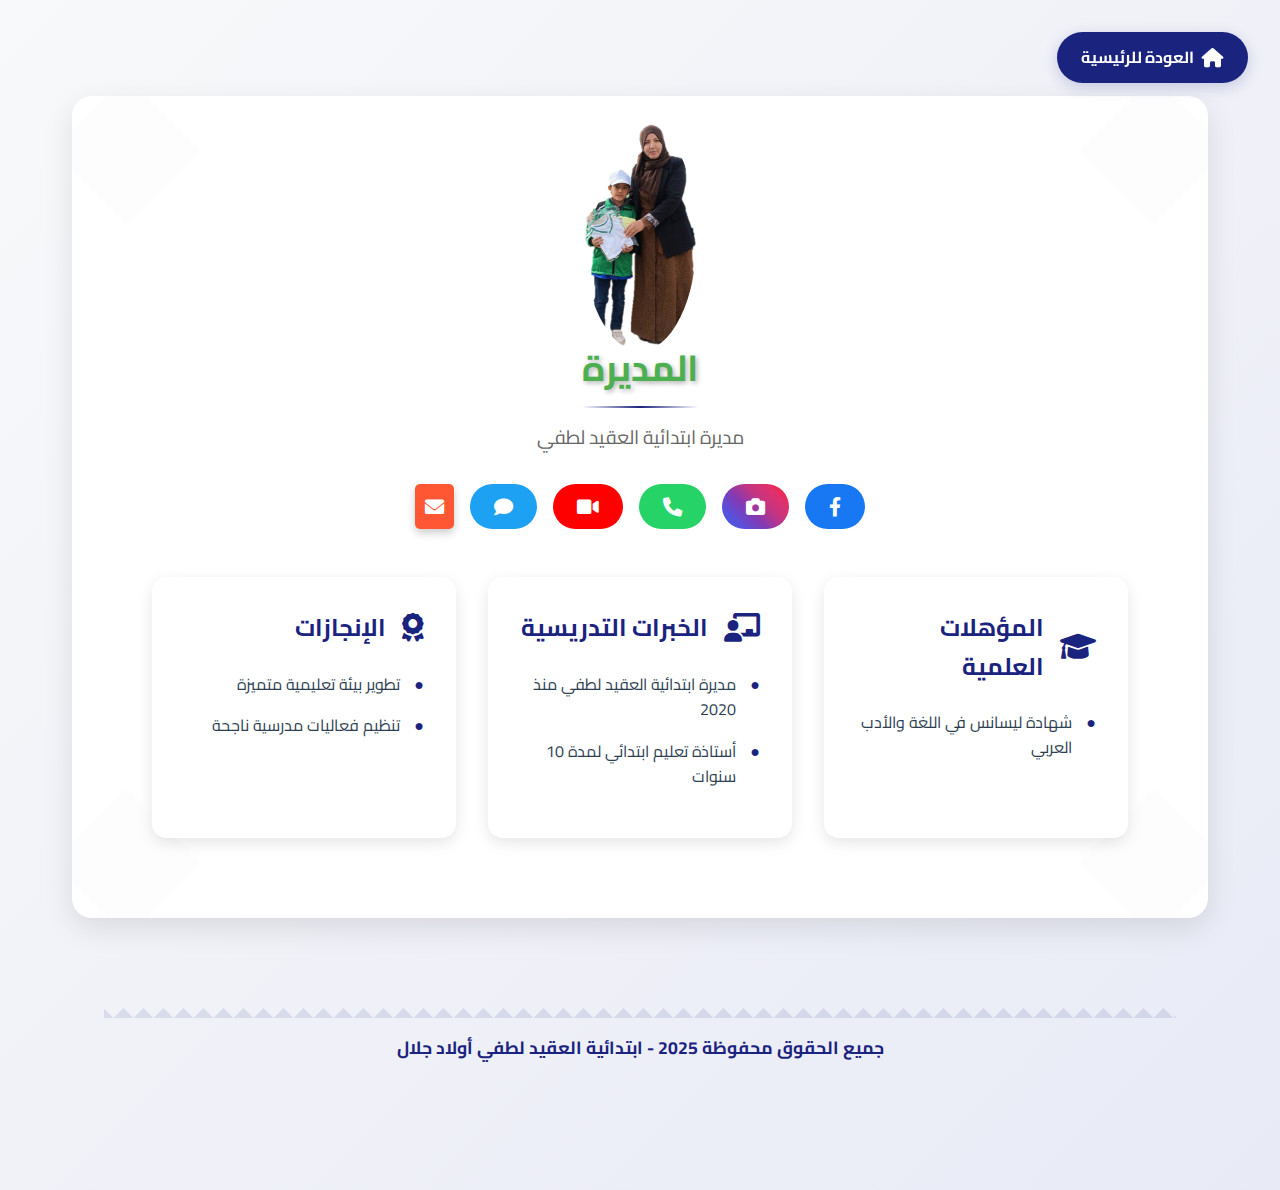
<file: madira.html>
<!DOCTYPE html>
<html lang="ar" dir="rtl">
<head>
    <meta charset="UTF-8">
    <meta name="viewport" content="width=device-width, initial-scale=1.0">
    <title>المديرة - ابتدائية العقيد لطفي</title>
    <link rel="stylesheet" href="styles.css">
    <link rel="stylesheet" href="https://cdnjs.cloudflare.com/ajax/libs/font-awesome/6.0.0/css/all.min.css">
</head>
<body>
    <div class="teacher-page">
        <a href="index.html" class="home-button">
            <i class="fas fa-home"></i>
            العودة للرئيسية
        </a>

        <div class="teacher-container">
            <div class="islamic-frame">
                <div class="islamic-pattern top-left"></div>
                <div class="islamic-pattern top-right"></div>
                <div class="islamic-pattern bottom-left"></div>
                <div class="islamic-pattern bottom-right"></div>
                
                <div class="teacher-content">
                    <div class="teacher-header">
                        <div class="teacher-avatar">
                            <img src="images/moudira.png" alt="المديرة" class="profile-image" style="border-radius: 50%; width: 100%; height: auto; max-width: 300px;">
                        </div>
                        <h1 class="teacher-name" style="font-family: 'Cairo', sans-serif; font-size: 36px; color: #4CAF50; text-shadow: 2px 2px 5px rgba(0, 0, 0, 0.3); font-weight: bold; text-align: center; margin-top: 20px;">المديرة</h1>
                        <div class="teacher-title">مديرة ابتدائية العقيد لطفي</div>
                        
                        <div class="social-links">
                            <a href="https://www.facebook.com/elakid.ecole.3" target="_blank" class="social-link facebook">
                                <i class="fab fa-facebook-f"></i>
                                <span class="social-text">Facebook</span>
                            </a>
                            <a href="#" class="social-link instagram">
                                <i class="fas fa-camera"></i>
                                <span class="social-text">Instagram</span>
                            </a>
                            <a href="#" class="social-link whatsapp">
                                <i class="fas fa-phone"></i>
                                <span class="social-text">WhatsApp</span>
                            </a>
                            <a href="#" class="social-link youtube">
                                <i class="fas fa-video"></i>
                                <span class="social-text">YouTube</span>
                            </a>
                            <a href="#" class="social-link twitter">
                                <i class="fas fa-comment"></i>
                                <span class="social-text">Twitter</span>
                            </a>
                            <a href="contact.html" class="social-link email" style="background-color: #FF5733; color: white; padding: 10px; border-radius: 5px; text-decoration: none; box-shadow: 0 4px 8px rgba(0, 0, 0, 0.2);">
                                <i class="fas fa-envelope"></i>
                                <span class="social-text">مراسلة المديرة</span>
                            </a>
                        </div>
                    </div>

                    <div class="teacher-info">
                        <div class="info-section">
                            <h2><i class="fas fa-graduation-cap"></i> المؤهلات العلمية</h2>
                            <ul>
                                <li>شهادة ليسانس في اللغة والأدب العربي</li>
                            </ul>
                        </div>

                        <div class="info-section">
                            <h2><i class="fas fa-chalkboard-teacher"></i> الخبرات التدريسية</h2>
                            <ul>
                                <li>مديرة ابتدائية العقيد لطفي منذ 2020</li>
                                <li>أستاذة تعليم ابتدائي لمدة 10 سنوات</li>
                            </ul>
                        </div>

                        <div class="info-section">
                            <h2><i class="fas fa-award"></i> الإنجازات</h2>
                            <ul>
                                <li>تطوير بيئة تعليمية متميزة</li>
                                <li>تنظيم فعاليات مدرسية ناجحة</li>
                            </ul>
                        </div>
                    </div>
                </div>
            </div>

            <footer class="islamic-footer">
                <div class="footer-pattern"></div>
                <p>جميع الحقوق محفوظة 2025 - ابتدائية العقيد لطفي أولاد جلال</p>
            </footer>
        </div>
    </div>
</body>
</html>
</file>
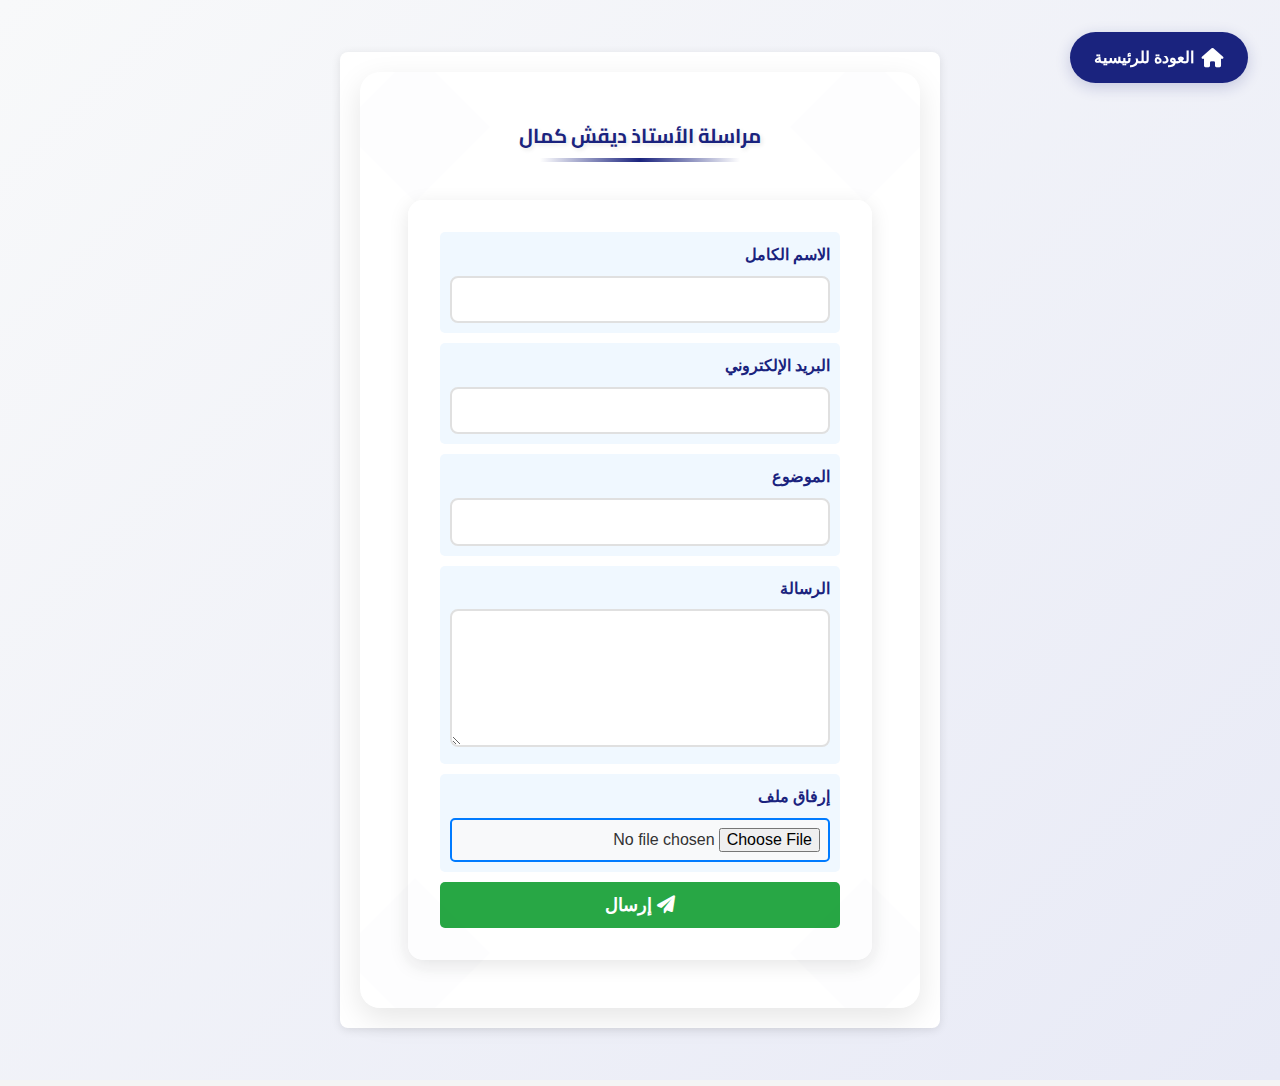
<file: message-digueche.html>
<!DOCTYPE html>
<html lang="ar" dir="rtl">
<head>
    <meta charset="UTF-8">
    <meta name="viewport" content="width=device-width, initial-scale=1.0">
    <title>مراسلة الأستاذ ديقش كمال - ابتدائية العقيد لطفي</title>
    <link rel="stylesheet" href="styles.css">
    <link rel="stylesheet" href="https://cdnjs.cloudflare.com/ajax/libs/font-awesome/6.0.0/css/all.min.css">
    <style>
        body {
            font-family: Arial, sans-serif;
            background-color: #f4f4f4;
            color: #333;
        }
        .contact-container {
            background-color: #ffffff;
            border-radius: 8px;
            box-shadow: 0 2px 10px rgba(0, 0, 0, 0.1);
            padding: 20px;
            max-width: 600px;
            margin: 20px auto;
        }
        .contact-form {
            display: flex;
            flex-direction: column;
        }
        .form-group {
            margin-bottom: 15px;
        }
        label {
            margin-bottom: 5px;
            font-weight: bold;
        }
        input, textarea {
            padding: 10px;
            border: 1px solid #ccc;
            border-radius: 5px;
            transition: border-color 0.3s;
        }
        input:focus, textarea:focus {
            border-color: #FF5733;
        }
        button {
            background-color: #28a745;
            color: white;
            padding: 12px;
            border: none;
            border-radius: 5px;
            cursor: pointer;
            transition: background-color 0.3s;
            font-size: 16px;
            font-weight: bold;
        }
        button:hover {
            background-color: #218838;
        }
        input[type="file"] {
            background-color: #f8f9fa;
            border: 2px solid #007bff;
            border-radius: 5px;
            padding: 8px;
            transition: border-color 0.3s;
        }
        input[type="file"]:focus {
            border-color: #0056b3;
        }
        .email-banner {
            background-color: #FFEB3B;
            padding: 10px;
            border-radius: 5px;
            margin-bottom: 20px;
            display: flex;
            align-items: center;
        }
        .email-banner i {
            margin-right: 10px;
            color: #FF5733;
        }
        h1 {
            font-size: 24px;
            color: #FF5733;
            text-align: center;
            animation: bounce 2s infinite;
        }
        @keyframes bounce {
            0%, 20%, 50%, 80%, 100% {
                transform: translateY(0);
            }
            40% {
                transform: translateY(-10px);
            }
            60% {
                transform: translateY(-5px);
            }
        }
        .form-group {
            background-color: #f0f8ff; /* لون خفيف */
            padding: 10px;
            border-radius: 5px;
            margin-bottom: 10px;
        }
    </style>
</head>
<body>
    <div class="contact-page">
        <a href="index.html" class="home-button">
            <i class="fas fa-home"></i>
            العودة للرئيسية
        </a>

        <div class="contact-container">
            <div class="islamic-frame">
                <div class="islamic-pattern top-left"></div>
                <div class="islamic-pattern top-right"></div>
                <div class="islamic-pattern bottom-left"></div>
                <div class="islamic-pattern bottom-right"></div>

                <h1 class="islamic-title" style="font-family: 'Cairo', sans-serif; font-size: 20px;">مراسلة الأستاذ ديقش كمال</h1>

                <form class="contact-form" action="https://formspree.io/f/daighech.kamel@yahoo.fr" method="POST" enctype="multipart/form-data">
                    <div class="form-group">
                        <label for="name">الاسم الكامل</label>
                        <input type="text" id="name" name="name" required>
                    </div>

                    <div class="form-group">
                        <label for="email">البريد الإلكتروني</label>
                        <input type="email" id="email" name="email" required>
                    </div>

                    <div class="form-group">
                        <label for="subject">الموضوع</label>
                        <input type="text" id="subject" name="subject" required>
                    </div>

                    <div class="form-group">
                        <label for="message">الرسالة</label>
                        <textarea id="message" name="message" rows="6" required></textarea>
                    </div>

                    <div class="form-group">
                        <label for="file">إرفاق ملف</label>
                        <input type="file" id="file" name="file">
                    </div>

                    <button type="submit" style="font-size: 18px; font-weight: bold; background-color: #28a745; color: white; padding: 12px; border: none; border-radius: 5px; cursor: pointer; transition: background-color 0.3s;">
                        <i class="fas fa-paper-plane"></i> إرسال
                    </button>
                </form>
            </div>
        </div>
    </div>
</body>
</html>
</file>
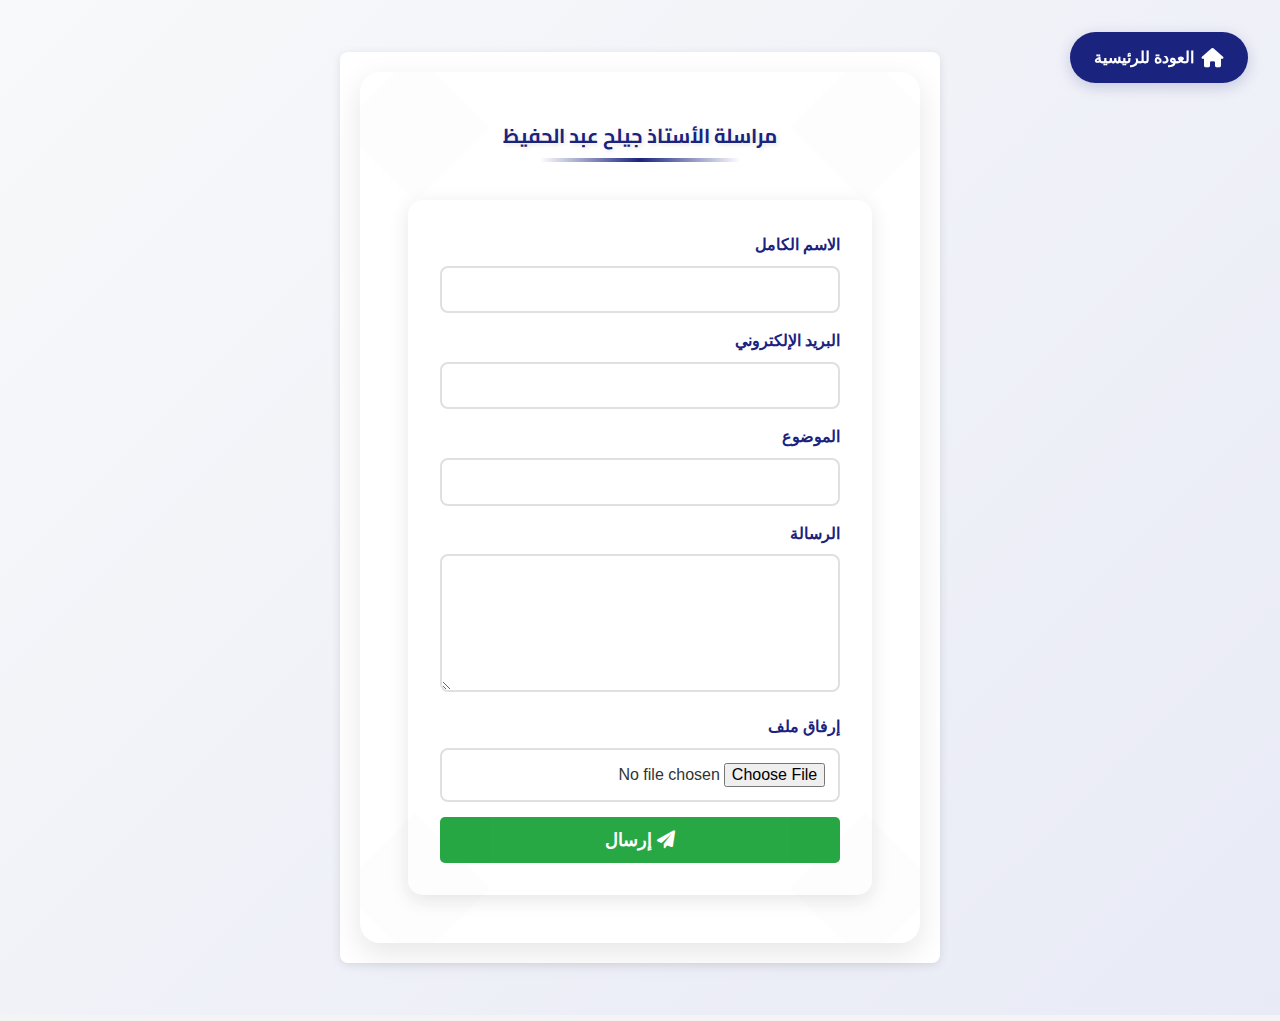
<file: message-jelih.html>
<!DOCTYPE html>
<html lang="ar" dir="rtl">
<head>
    <meta charset="UTF-8">
    <meta name="viewport" content="width=device-width, initial-scale=1.0">
    <title>مراسلة الأستاذ جيلح عبد الحفيظ - ابتدائية العقيد لطفي</title>
    <link rel="stylesheet" href="styles.css">
    <link rel="stylesheet" href="https://cdnjs.cloudflare.com/ajax/libs/font-awesome/6.0.0/css/all.min.css">
    <style>
        body {
            font-family: Arial, sans-serif;
            background-color: #f4f4f4;
            color: #333;
        }
        .contact-container {
            background-color: #ffffff;
            border-radius: 8px;
            box-shadow: 0 2px 10px rgba(0, 0, 0, 0.1);
            padding: 20px;
            max-width: 600px;
            margin: 20px auto;
        }
        .contact-form {
            display: flex;
            flex-direction: column;
        }
        .form-group {
            margin-bottom: 15px;
        }
        label {
            margin-bottom: 5px;
            font-weight: bold;
        }
        input, textarea {
            padding: 10px;
            border: 1px solid #ccc;
            border-radius: 5px;
            transition: border-color 0.3s;
        }
        input:focus, textarea:focus {
            border-color: #FF5733;
        }
        button {
            background-color: #28a745;
            color: white;
            padding: 12px;
            border: none;
            border-radius: 5px;
            cursor: pointer;
            transition: background-color 0.3s;
            font-size: 16px;
            font-weight: bold;
        }
        button:hover {
            background-color: #218838;
        }
        .email-banner {
            background-color: #FFEB3B;
            padding: 10px;
            border-radius: 5px;
            margin-bottom: 20px;
            display: flex;
            align-items: center;
        }
        .email-banner i {
            margin-right: 10px;
            color: #FF5733;
        }
    </style>
</head>
<body>
    <div class="contact-page">
        <a href="index.html" class="home-button">
            <i class="fas fa-home"></i>
            العودة للرئيسية
        </a>

        <div class="contact-container">
            <div class="islamic-frame">
                <div class="islamic-pattern top-left"></div>
                <div class="islamic-pattern top-right"></div>
                <div class="islamic-pattern bottom-left"></div>
                <div class="islamic-pattern bottom-right"></div>

                <h1 class="islamic-title" style="font-family: 'Cairo', sans-serif; font-size: 20px;">مراسلة الأستاذ جيلح عبد الحفيظ</h1>

                <form class="contact-form" action="https://formspree.io/f/jelih.kamel@example.com" method="POST" enctype="multipart/form-data">
                    <div class="form-group">
                        <label for="name">الاسم الكامل</label>
                        <input type="text" id="name" name="name" required>
                    </div>

                    <div class="form-group">
                        <label for="email">البريد الإلكتروني</label>
                        <input type="email" id="email" name="email" required>
                    </div>

                    <div class="form-group">
                        <label for="subject">الموضوع</label>
                        <input type="text" id="subject" name="subject" required>
                    </div>

                    <div class="form-group">
                        <label for="message">الرسالة</label>
                        <textarea id="message" name="message" rows="6" required></textarea>
                    </div>

                    <div class="form-group">
                        <label for="file">إرفاق ملف</label>
                        <input type="file" id="file" name="file">
                    </div>

                    <button type="submit" style="font-size: 18px; font-weight: bold; background-color: #28a745; color: white; padding: 12px; border: none; border-radius: 5px; cursor: pointer; transition: background-color 0.3s;">
                        <i class="fas fa-paper-plane"></i> إرسال
                    </button>
                </form>
            </div>
        </div>
    </div>
</body>
</html>
</file>
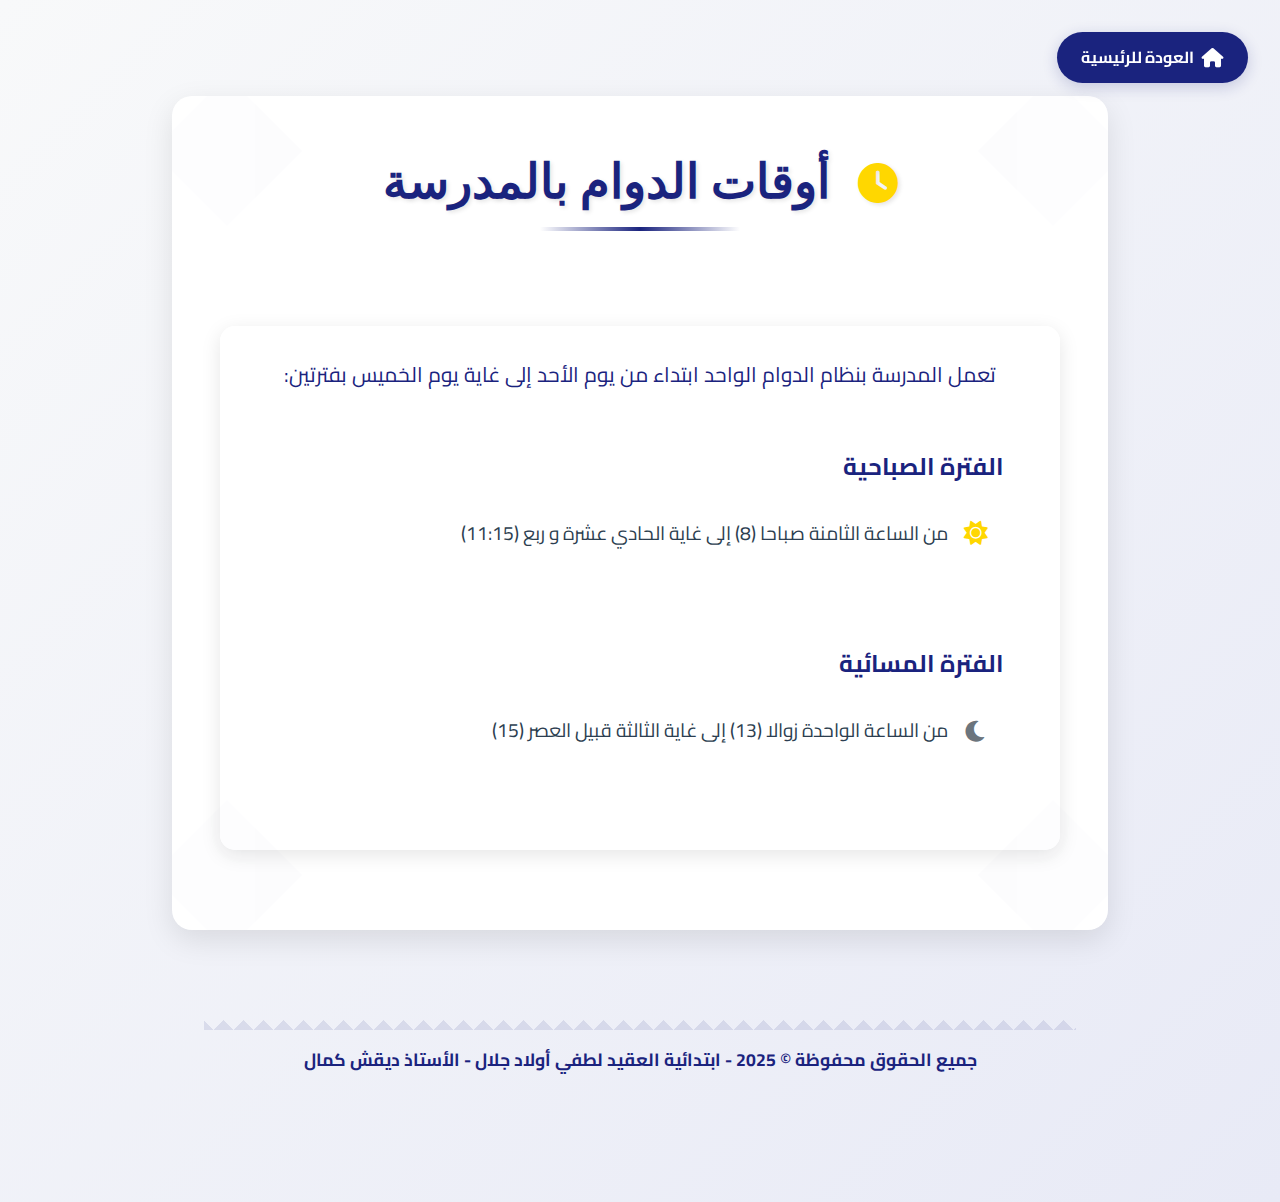
<file: school-hours.html>
<!DOCTYPE html>
<html lang="ar" dir="rtl">
<head>
    <meta charset="UTF-8">
    <meta name="viewport" content="width=device-width, initial-scale=1.0">
    <title>أوقات الدوام - ابتدائية العقيد لطفي</title>
    <link rel="stylesheet" href="styles.css">
    <link rel="stylesheet" href="https://cdnjs.cloudflare.com/ajax/libs/font-awesome/6.0.0/css/all.min.css">
</head>
<body>
    <div class="hours-page">
        <a href="index.html" class="home-button">
            <i class="fas fa-home"></i>
            العودة للرئيسية
        </a>

        <div class="hours-container">
            <div class="islamic-frame">
                <div class="islamic-pattern top-left"></div>
                <div class="islamic-pattern top-right"></div>
                <div class="islamic-pattern bottom-left"></div>
                <div class="islamic-pattern bottom-right"></div>
                
                <h1 class="islamic-title">
                    <i class="fas fa-clock animated-clock"></i>
                    أوقات الدوام بالمدرسة
                </h1>

                <div class="clock-animation">
                    <i class="fas fa-alarm-clock"></i>
                </div>

                <div class="schedule-info">
                    <p class="sparkle-text">تعمل المدرسة بنظام الدوام الواحد ابتداء من يوم الأحد إلى غاية يوم الخميس بفترتين:</p>
                    
                    <div class="time-period morning">
                        <h2>الفترة الصباحية</h2>
                        <div class="time-range">
                            <i class="fas fa-sun"></i>
                            <p>من الساعة الثامنة صباحا (8) إلى غاية الحادي عشرة و ربع (11:15)</p>
                        </div>
                    </div>

                    <div class="time-period evening">
                        <h2>الفترة المسائية</h2>
                        <div class="time-range">
                            <i class="fas fa-moon"></i>
                            <p>من الساعة الواحدة زوالا (13) إلى غاية الثالثة قبيل العصر (15)</p>
                        </div>
                    </div>
                </div>
            </div>

            <footer class="islamic-footer">
                <div class="footer-pattern"></div>
                <p>جميع الحقوق محفوظة © 2025 - ابتدائية العقيد لطفي أولاد جلال - الأستاذ ديقش كمال</p>
            </footer>
        </div>
    </div>
</body>
</html>
</file>
<file: styles.css>
@import url('https://fonts.googleapis.com/css2?family=Cairo:wght@400;700&display=swap');

:root {
    --primary-color: #1a237e;  /* أزرق داكن */
    --secondary-color: #3949ab; /* أزرق متوسط */
    --accent-color: #42a5f5;   /* أزرق فاتح */
    --background-color: #f5f6fa;
    --text-color: #2c3e50;
    --menu-hover-color: #283593;
    --submenu-background: rgba(255, 255, 255, 0.98);
    --transition-speed: 0.3s;
}

* {
    margin: 0;
    padding: 0;
    box-sizing: border-box;
}

body {
    font-family: 'Cairo', sans-serif;
    background-color: var(--background-color);
    color: var(--text-color);
    line-height: 1.6;
}

header {
    background-color: var(--primary-color);
    padding: 1rem;
    box-shadow: 0 2px 5px rgba(0,0,0,0.1);
}

h1 {
    color: white;
    text-align: center;
    margin-bottom: 1rem;
    font-size: 2rem;
}

.main-nav {
    max-width: 1200px;
    margin: 0 auto;
    background: linear-gradient(135deg, var(--primary-color), var(--secondary-color));
    border-radius: 15px;
    padding: 0.5rem;
    box-shadow: 0 4px 15px rgba(26, 35, 126, 0.2);
    position: relative;
    overflow: visible;
}

.main-nav::before {
    content: '';
    position: absolute;
    top: 0;
    left: 0;
    right: 0;
    height: 2px;
    background: linear-gradient(to right, transparent, var(--accent-color), transparent);
    animation: shimmer 2s infinite;
}

@keyframes shimmer {
    0% { transform: translateX(-100%); }
    100% { transform: translateX(100%); }
}

.main-menu {
    display: flex;
    justify-content: space-around;
    list-style: none;
    padding: 0.5rem;
    position: relative;
    margin: 0;
}

.main-menu > li {
    position: relative;
}

.main-menu > li > a {
    color: white;
    text-decoration: none;
    padding: 0.8rem 1.2rem;
    display: block;
    transition: all var(--transition-speed) ease;
    border-radius: 8px;
    font-weight: bold;
    position: relative;
    overflow: hidden;
}

.main-menu > li > a::before {
    content: '';
    position: absolute;
    top: 0;
    left: -100%;
    width: 100%;
    height: 100%;
    background: linear-gradient(90deg, transparent, rgba(255, 255, 255, 0.1), transparent);
    transition: 0.5s;
}

.main-menu > li:hover > a::before {
    left: 100%;
}

.main-menu > li:hover > a {
    background-color: var(--menu-hover-color);
    transform: translateY(-2px);
    box-shadow: 0 4px 10px rgba(0, 0, 0, 0.2);
}

.submenu {
    position: absolute;
    top: 100%;
    right: 0;
    background: rgba(255, 255, 255, 0.98);
    min-width: 220px;
    border-radius: 10px;
    box-shadow: 0 8px 20px rgba(26, 35, 126, 0.15);
    opacity: 0;
    visibility: hidden;
    transform: translateY(10px);
    transition: all 0.3s ease;
    border: 1px solid rgba(66, 165, 245, 0.2);
    backdrop-filter: blur(10px);
    z-index: 1000;
}

.has-submenu {
    position: relative;
}

.has-submenu:hover > .submenu {
    opacity: 1;
    visibility: visible;
    transform: translateY(0);
}

.submenu .submenu {
    right: 100%;
    top: 0;
    transform: translateX(10px);
}

.submenu .has-submenu:hover > .submenu {
    transform: translateX(0);
}

.submenu li {
    position: relative;
}

.submenu a {
    color: var(--primary-color);
    padding: 0.8rem 1.2rem;
    display: block;
    border-bottom: 1px solid rgba(66, 165, 245, 0.1);
    transition: all 0.3s ease;
    white-space: nowrap;
}

.submenu a:hover {
    background: linear-gradient(to right, transparent, rgba(66, 165, 245, 0.1));
    padding-right: 1.5rem;
    color: var(--secondary-color);
}

.has-submenu > a::after {
    content: '◂';
    position: absolute;
    left: 10px;
    top: 50%;
    transform: translateY(-50%);
    font-size: 0.8em;
    transition: transform 0.3s ease;
}

.has-submenu:hover > a::after {
    transform: translateY(-50%) rotate(180deg);
}

.submenu .has-submenu > a::after {
    content: '◂';
    transform: translateY(-50%);
}

.submenu .has-submenu:hover > a::after {
    transform: translateY(-50%) rotate(-90deg);
}

/* تنسيق الترقيم في القائمة */
.main-menu .submenu a {
    position: relative;
    display: flex;
    align-items: center;
    gap: 0.5rem;
}

.main-menu .submenu a[href^="#"]:before {
    color: var(--primary-color);
    font-family: "Arial", sans-serif;
    font-size: 0.9em;
    opacity: 0.8;
}

/* تأثيرات حركية للأرقام */
.main-menu .submenu a:hover:before {
    opacity: 1;
    transform: scale(1.1);
}

/* تنسيق خاص للأرقام في القائمة */
.main-menu .submenu a {
    font-weight: 500;
}

.main-menu .submenu a:hover {
    color: var(--primary-color);
    background: rgba(var(--primary-color-rgb), 0.05);
}

/* تباعد إضافي للقوائم المرقمة */
.main-menu .submenu .submenu {
    margin-right: 1rem;
}

/* Responsive Design */
@media (max-width: 768px) {
    .main-menu {
        flex-direction: column;
        align-items: center;
    }

    .submenu {
        position: static;
        width: 100%;
        box-shadow: none;
        background-color: rgba(52, 152, 219, 0.1);
    }

    .submenu .submenu {
        right: 0;
    }
}

/* Main Content Styling */
main {
    max-width: 1200px;
    margin: 2rem auto;
    padding: 0 1rem;
}

#welcome {
    text-align: center;
    padding: 2rem;
    background-color: white;
    border-radius: 10px;
    box-shadow: 0 2px 10px rgba(0,0,0,0.1);
}

/* Hero Section Styles */
.hero-section {
    width: 100%;
    height: 600px;
    overflow: hidden;
    position: relative;
    margin-bottom: 2rem;
}

.slideshow-container {
    width: 100%;
    height: 100%;
    position: relative;
}

.slides {
    width: 100%;
    height: 100%;
    position: relative;
}

.slide {
    position: absolute;
    top: 0;
    left: 0;
    width: 100%;
    height: 100%;
    opacity: 0;
    transition: opacity 1s ease-in-out, transform 1.5s ease-in-out;
    transform: scale(1.1);
}

.slide.active {
    opacity: 1;
    transform: scale(1);
    z-index: 1;
}

.slide img {
    width: 100%;
    height: 100%;
    object-fit: cover;
}

/* Slide Indicators */
.slide-indicators {
    position: absolute;
    bottom: 20px;
    left: 50%;
    transform: translateX(-50%);
    display: flex;
    gap: 10px;
    z-index: 2;
}

.indicator {
    width: 12px;
    height: 12px;
    border-radius: 50%;
    background-color: rgba(255, 255, 255, 0.5);
    cursor: pointer;
    transition: background-color 0.3s ease;
}

.indicator.active {
    background-color: #fff;
    transform: scale(1.2);
}

/* Slide Animations */
@keyframes fadeInScale {
    from {
        opacity: 0;
        transform: scale(1.1);
    }
    to {
        opacity: 1;
        transform: scale(1);
    }
}

@keyframes fadeOutScale {
    from {
        opacity: 1;
        transform: scale(1);
    }
    to {
        opacity: 0;
        transform: scale(0.9);
    }
}

.slide.fade-in {
    animation: fadeInScale 1.5s forwards;
}

.slide.fade-out {
    animation: fadeOutScale 1.5s forwards;
}

/* تنسيق حاوية الشعار */
.logo-container {
    display: flex;
    align-items: center;
    justify-content: center;
    gap: 2rem;
    padding: 1rem;
    margin-bottom: 1rem;
}

.logo-wrapper {
    width: 120px;
    height: 120px;
    position: relative;
    animation: logoRotate 20s linear infinite;
}

.logo-wrapper::before {
    content: '';
    position: absolute;
    top: -5px;
    left: -5px;
    right: -5px;
    bottom: -5px;
    border-radius: 50%;
    background: linear-gradient(45deg, #3498db, #e74c3c, #2ecc71, #f1c40f);
    animation: borderRotate 3s linear infinite;
    z-index: 1;
}

.logo-wrapper::after {
    content: '';
    position: absolute;
    top: 0;
    left: 0;
    right: 0;
    bottom: 0;
    background: var(--primary-color);
    border-radius: 50%;
    z-index: 2;
}

.school-logo {
    width: 100%;
    height: 100%;
    border-radius: 50%;
    object-fit: cover;
    position: relative;
    z-index: 3;
    transition: transform 0.3s ease;
    border: 3px solid white;
}

.logo-wrapper:hover .school-logo {
    transform: scale(1.1);
}

/* تأثيرات حركية للشعار */
@keyframes borderRotate {
    0% {
        transform: rotate(0deg);
    }
    100% {
        transform: rotate(360deg);
    }
}

@keyframes logoRotate {
    0% {
        filter: drop-shadow(0 0 10px rgba(52, 152, 219, 0.5));
    }
    25% {
        filter: drop-shadow(0 0 10px rgba(231, 76, 60, 0.5));
    }
    50% {
        filter: drop-shadow(0 0 10px rgba(46, 204, 113, 0.5));
    }
    75% {
        filter: drop-shadow(0 0 10px rgba(241, 196, 15, 0.5));
    }
    100% {
        filter: drop-shadow(0 0 10px rgba(52, 152, 219, 0.5));
    }
}

/* تعديل حجم الشعار للشاشات الصغيرة */
@media (max-width: 768px) {
    .logo-container {
        flex-direction: column;
        text-align: center;
    }

    .logo-wrapper {
        width: 100px;
        height: 100px;
    }

    h1 {
        font-size: 1.5rem;
    }
}

/* صفحة عن المدرسة */
.about-page {
    min-height: 100vh;
    background: linear-gradient(135deg, #f5f6fa 0%, #e8eaf6 100%);
    padding: 2rem;
    position: relative;
}

.home-button {
    position: fixed;
    top: 20px;
    right: 20px;
    background: var(--primary-color);
    color: white;
    padding: 0.8rem 1.5rem;
    border-radius: 50px;
    text-decoration: none;
    display: flex;
    align-items: center;
    gap: 0.5rem;
    transition: all 0.3s ease;
    box-shadow: 0 4px 15px rgba(26, 35, 126, 0.2);
    z-index: 100;
}

.home-button:hover {
    transform: translateY(-2px);
    box-shadow: 0 6px 20px rgba(26, 35, 126, 0.3);
    background: var(--secondary-color);
}

.about-container {
    max-width: 1200px;
    margin: 2rem auto;
    display: grid;
    grid-template-columns: 300px 1fr;
    gap: 3rem;
    background: white;
    border-radius: 20px;
    box-shadow: 0 10px 30px rgba(0, 0, 0, 0.1);
    overflow: hidden;
    animation: fadeInUp 1s ease;
}

.colonel-image-container {
    padding: 2rem;
    background: linear-gradient(135deg, var(--primary-color), var(--secondary-color));
    display: flex;
    flex-direction: column;
    align-items: center;
    text-align: center;
}

.colonel-frame {
    width: 250px;
    height: 300px;
    position: relative;
    margin-bottom: 1.5rem;
    perspective: 1000px;
}

.colonel-image {
    width: 100%;
    height: 100%;
    object-fit: cover;
    border-radius: 15px;
    border: 5px solid white;
    box-shadow: 0 10px 20px rgba(0, 0, 0, 0.2);
    transition: all 0.5s ease;
    animation: float 6s ease-in-out infinite;
}

.colonel-frame:hover .colonel-image {
    transform: rotateY(10deg) translateZ(20px);
    box-shadow: -10px 10px 30px rgba(0, 0, 0, 0.3);
}

.image-caption {
    color: white;
    margin-top: 1rem;
}

.image-caption h3 {
    font-size: 1.5rem;
    margin: 0;
}

.image-caption p {
    margin: 0.5rem 0 0;
    opacity: 0.9;
}

.about-content {
    padding: 2rem;
}

.about-content h1 {
    color: var(--primary-color);
    margin-bottom: 2rem;
    font-size: 2rem;
    position: relative;
    padding-bottom: 1rem;
}

.about-content h1::after {
    content: '';
    position: absolute;
    bottom: 0;
    right: 0;
    width: 100px;
    height: 3px;
    background: linear-gradient(to right, var(--primary-color), var(--accent-color));
}

.about-section {
    margin-bottom: 2rem;
    animation: fadeInRight 1s ease;
    animation-fill-mode: both;
}

.about-section:nth-child(2) { animation-delay: 0.2s; }
.about-section:nth-child(3) { animation-delay: 0.4s; }
.about-section:nth-child(4) { animation-delay: 0.6s; }

.about-section h2 {
    color: var(--secondary-color);
    margin-bottom: 1rem;
    font-size: 1.5rem;
}

.about-section p {
    line-height: 1.8;
    color: var(--text-color);
    text-align: justify;
}

.values-list {
    list-style: none;
    padding: 0;
}

.values-list li {
    padding: 0.5rem 0;
    padding-right: 1.5rem;
    position: relative;
    color: var(--text-color);
}

.values-list li::before {
    content: '◆';
    color: var(--accent-color);
    position: absolute;
    right: 0;
    transform: translateY(-2px);
}

@keyframes float {
    0%, 100% { transform: translateY(0); }
    50% { transform: translateY(-10px); }
}

@keyframes fadeInUp {
    from {
        opacity: 0;
        transform: translateY(20px);
    }
    to {
        opacity: 1;
        transform: translateY(0);
    }
}

@keyframes fadeInRight {
    from {
        opacity: 0;
        transform: translateX(-20px);
    }
    to {
        opacity: 1;
        transform: translateX(0);
    }
}

/* تصميم متجاوب */
@media (max-width: 900px) {
    .about-container {
        grid-template-columns: 1fr;
    }

    .colonel-image-container {
        padding: 2rem 1rem;
    }

    .colonel-frame {
        width: 200px;
        height: 250px;
    }
}

@media (max-width: 600px) {
    .about-page {
        padding: 1rem;
    }

    .about-content {
        padding: 1.5rem;
    }

    .about-content h1 {
        font-size: 1.5rem;
    }

    .about-section h2 {
        font-size: 1.2rem;
    }
}

/* الخط الزمني */
.timeline {
    position: relative;
    padding: 20px 0;
    margin: 20px 0;
}

.timeline::before {
    content: '';
    position: absolute;
    right: 30px;
    top: 0;
    bottom: 0;
    width: 3px;
    background: linear-gradient(to bottom, var(--primary-color), var(--accent-color));
    border-radius: 5px;
}

.timeline-item {
    position: relative;
    padding: 20px 60px 20px 20px;
    margin-bottom: 20px;
    background: rgba(255, 255, 255, 0.8);
    border-radius: 10px;
    box-shadow: 0 3px 10px rgba(0, 0, 0, 0.1);
    animation: slideIn 0.5s ease both;
}

.timeline-item:nth-child(1) { animation-delay: 0.2s; }
.timeline-item:nth-child(2) { animation-delay: 0.4s; }
.timeline-item:nth-child(3) { animation-delay: 0.6s; }

.timeline-item::before {
    content: '';
    position: absolute;
    right: 22px;
    top: 50%;
    width: 20px;
    height: 20px;
    background: var(--accent-color);
    border-radius: 50%;
    transform: translateY(-50%);
    box-shadow: 0 0 0 4px rgba(66, 165, 245, 0.2);
    transition: all 0.3s ease;
}

.timeline-item:hover::before {
    background: var(--primary-color);
    box-shadow: 0 0 0 6px rgba(26, 35, 126, 0.2);
    transform: translateY(-50%) scale(1.2);
}

.timeline-date {
    font-weight: bold;
    color: var(--primary-color);
    margin-bottom: 10px;
    font-size: 1.1em;
}

.timeline-content {
    color: var(--text-color);
    line-height: 1.6;
}

@keyframes slideIn {
    from {
        opacity: 0;
        transform: translateX(-30px);
    }
    to {
        opacity: 1;
        transform: translateX(0);
    }
}

/* تحسينات إضافية */
.school-naming {
    background: linear-gradient(135deg, rgba(26, 35, 126, 0.05), rgba(66, 165, 245, 0.05));
    padding: 1.5rem;
    border-radius: 10px;
    border-right: 4px solid var(--primary-color);
    margin-top: 2rem;
}

.school-naming h2 {
    color: var(--primary-color);
}

/* صفحة النتائج */
.results-page {
    min-height: 100vh;
    background: linear-gradient(135deg, #f8f9fa 0%, #e8eaf6 100%);
    padding: 2rem;
    position: relative;
}

.results-container {
    max-width: 1400px;
    margin: 2rem auto;
    padding: 2rem;
}

.islamic-frame {
    background: white;
    border-radius: 20px;
    padding: 3rem;
    position: relative;
    box-shadow: 0 10px 30px rgba(0, 0, 0, 0.1);
    overflow: hidden;
}

/* الزخارف الإسلامية */
.islamic-pattern {
    position: absolute;
    width: 150px;
    height: 150px;
    background-image: url('data:image/svg+xml,<svg xmlns="http://www.w3.org/2000/svg" viewBox="0 0 80 80"><path fill="%231a237e" opacity="0.1" d="M40 0L80 40L40 80L0 40L40 0z M40 10L70 40L40 70L10 40L40 10z"/></svg>');
    background-size: contain;
    opacity: 0.1;
    animation: rotate 40s linear infinite;
}

.islamic-pattern.top-left {
    top: -20px;
    left: -20px;
    transform-origin: bottom right;
}

.islamic-pattern.top-right {
    top: -20px;
    right: -20px;
    transform-origin: bottom left;
}

.islamic-pattern.bottom-left {
    bottom: -20px;
    left: -20px;
    transform-origin: top right;
}

.islamic-pattern.bottom-right {
    bottom: -20px;
    right: -20px;
    transform-origin: top left;
}

@keyframes rotate {
    from { transform: rotate(0deg); }
    to { transform: rotate(360deg); }
}

.results-container h1 {
    text-align: center;
    color: var(--primary-color);
    font-size: 2.5rem;
    margin-bottom: 3rem;
    position: relative;
    padding-bottom: 1rem;
}

.results-container h1::after {
    content: '';
    position: absolute;
    bottom: 0;
    left: 50%;
    transform: translateX(-50%);
    width: 200px;
    height: 4px;
    background: linear-gradient(to right, transparent, var(--primary-color), transparent);
}

.subtitle {
    display: block;
    font-size: 1.2rem;
    color: var(--secondary-color);
    margin-top: 0.5rem;
}

/* معرض الصور */
.image-gallery {
    display: grid;
    grid-template-columns: repeat(auto-fit, minmax(200px, 1fr));
    gap: 1.5rem;
    margin: 2rem 0;
}

.gallery-item {
    position: relative;
    border-radius: 15px;
    overflow: hidden;
    box-shadow: 0 5px 15px rgba(0, 0, 0, 0.1);
    transition: transform 0.3s ease;
}

.gallery-item img {
    width: 100%;
    height: 200px;
    object-fit: cover;
    transition: transform 0.5s ease;
}

.gallery-item:hover {
    transform: translateY(-5px);
}

.gallery-item:hover img {
    transform: scale(1.1);
}

/* شبكة النتائج */
.results-grid {
    display: flex;
    flex-direction: column;
    gap: 1.5rem;
    margin-top: 3rem;
    max-width: 900px;
    margin-left: auto;
    margin-right: auto;
}

.class-results {
    background: rgba(255, 255, 255, 0.9);
    border-radius: 15px;
    padding: 1.5rem;
    box-shadow: 0 5px 15px rgba(0, 0, 0, 0.05);
    border: 1px solid rgba(26, 35, 126, 0.1);
    transition: all 0.3s ease;
    transform: translateY(20px);
    opacity: 0;
    animation: slideUp 0.5s ease forwards;
}

@keyframes slideUp {
    to {
        transform: translateY(0);
        opacity: 1;
    }
}

.class-results:hover {
    transform: scale(1.02);
    box-shadow: 0 8px 25px rgba(0, 0, 0, 0.1);
}

.class-results h2 {
    color: var(--primary-color);
    font-size: 1.5rem;
    margin-bottom: 1rem;
    padding-bottom: 0.5rem;
    border-bottom: 2px solid rgba(26, 35, 126, 0.1);
    position: relative;
}

.class-results h2::after {
    content: '';
    position: absolute;
    bottom: -2px;
    left: 0;
    width: 50px;
    height: 2px;
    background: var(--primary-color);
    transition: width 0.3s ease;
}

.class-results:hover h2::after {
    width: 100%;
}

.class-results ul {
    list-style: none;
    padding: 0;
}

.class-results li {
    display: flex;
    justify-content: space-between;
    align-items: center;
    padding: 1rem;
    margin-bottom: 0.5rem;
    border-radius: 10px;
    background: rgba(255, 255, 255, 0.5);
    transition: all 0.3s ease;
}

.class-results li:hover {
    background: rgba(255, 255, 255, 0.9);
    transform: translateX(-10px);
}

.student-name {
    color: var(--text-color);
    font-weight: 500;
    flex-grow: 1;
}

.score {
    color: var(--secondary-color);
    font-weight: bold;
    font-size: 1.1rem;
    background: rgba(57, 73, 171, 0.1);
    padding: 0.5rem 1rem;
    border-radius: 20px;
    min-width: 80px;
    text-align: center;
    transition: all 0.3s ease;
}

/* تنسيق العلامة الأولى في كل قسم */
.class-results li:first-child {
    background: rgba(var(--primary-color-rgb), 0.1);
    border-right: 4px solid var(--primary-color);
}

.class-results li:first-child .score {
    background: var(--primary-color);
    color: white;
    transform: scale(1.1);
}

/* تنسيق العلامات المتساوية */
.class-results li.top-score {
    background: rgba(var(--primary-color-rgb), 0.1);
    border-right: 4px solid var(--primary-color);
}

.class-results li.top-score .score {
    background: var(--primary-color);
    color: white;
    transform: scale(1.1);
}

/* تأثير خاص للعلامات المتساوية */
.class-results li.top-score:nth-child(2) {
    background: rgba(var(--secondary-color-rgb), 0.1);
    border-right: 4px solid var(--secondary-color);
}

.class-results li.top-score:nth-child(2) .score {
    background: var(--secondary-color);
    animation: pulse 2s infinite;
}

@keyframes pulse {
    0% {
        transform: scale(1.1);
    }
    50% {
        transform: scale(1.15);
    }
    100% {
        transform: scale(1.1);
    }
}

/* تأخير ظهور كل قسم */
.class-results:nth-child(1) { animation-delay: 0.1s; }
.class-results:nth-child(2) { animation-delay: 0.2s; }
.class-results:nth-child(3) { animation-delay: 0.3s; }
.class-results:nth-child(4) { animation-delay: 0.4s; }
.class-results:nth-child(5) { animation-delay: 0.5s; }
.class-results:nth-child(6) { animation-delay: 0.6s; }
.class-results:nth-child(7) { animation-delay: 0.7s; }
.class-results:nth-child(8) { animation-delay: 0.8s; }
.class-results:nth-child(9) { animation-delay: 0.9s; }

@media (max-width: 768px) {
    .class-results {
        margin: 0 1rem;
    }
    
    .class-results li {
        flex-direction: column;
        text-align: center;
        gap: 0.5rem;
    }
    
    .score {
        width: 100%;
    }
}

/* شريط الصور */
.image-strip-container {
    max-width: 1000px;
    margin: 2rem auto;
    position: relative;
    overflow: hidden;
    border-radius: 15px;
    box-shadow: 0 10px 30px rgba(0, 0, 0, 0.1);
}

.image-strip {
    display: flex;
    transition: transform 0.8s cubic-bezier(0.4, 0, 0.2, 1);
    height: 400px;
}

.strip-slide {
    min-width: 100%;
    position: relative;
    overflow: hidden;
}

.strip-slide img {
    width: 100%;
    height: 100%;
    object-fit: cover;
    transition: transform 1.2s ease;
}

.strip-slide:hover img {
    transform: scale(1.1);
}

/* نقاط التنقل */
.strip-navigation {
    position: absolute;
    bottom: 20px;
    left: 50%;
    transform: translateX(-50%);
    display: flex;
    gap: 10px;
    z-index: 10;
}

.nav-dot {
    width: 12px;
    height: 12px;
    border-radius: 50%;
    border: 2px solid white;
    background: transparent;
    cursor: pointer;
    transition: all 0.3s ease;
    box-shadow: 0 2px 5px rgba(0, 0, 0, 0.2);
}

.nav-dot.active {
    background: white;
    transform: scale(1.2);
}

.nav-dot:hover {
    transform: scale(1.3);
    background: rgba(255, 255, 255, 0.5);
}

/* تأثير التلاشي للصور */
.strip-slide {
    opacity: 0.8;
    transition: opacity 0.8s ease;
}

.strip-slide.active {
    opacity: 1;
}

@media (max-width: 768px) {
    .image-strip {
        height: 300px;
    }
}

/* صفحة المجلة المدرسية */
.magazine-page {
    min-height: 100vh;
    background: linear-gradient(135deg, #f8f9fa 0%, #e8eaf6 100%);
    padding: 2rem;
    position: relative;
}

.magazine-container {
    max-width: 1200px;
    margin: 2rem auto;
    padding: 2rem;
}

.islamic-title {
    font-family: "Amiri", "Traditional Arabic", serif;
    font-size: 3rem;
    color: var(--primary-color);
    text-align: center;
    margin-bottom: 3rem;
    position: relative;
    text-shadow: 2px 2px 4px rgba(0, 0, 0, 0.1);
}

.islamic-title::after {
    content: '';
    position: absolute;
    bottom: -10px;
    left: 50%;
    transform: translateX(-50%);
    width: 200px;
    height: 4px;
    background: linear-gradient(to right, transparent, var(--primary-color), transparent);
}

.magazine-issues {
    display: grid;
    grid-template-columns: repeat(auto-fit, minmax(300px, 1fr));
    gap: 3rem;
    padding: 2rem;
}

.magazine-issue {
    background: white;
    border-radius: 15px;
    padding: 2rem;
    box-shadow: 0 5px 15px rgba(0, 0, 0, 0.1);
    transition: transform 0.3s ease;
    display: flex;
    flex-direction: column;
    align-items: center;
}

.magazine-issue:hover {
    transform: translateY(-10px);
}

.issue-preview {
    text-align: center;
    margin-bottom: 2rem;
}

.issue-preview h2 {
    font-family: "Amiri", "Traditional Arabic", serif;
    color: var(--primary-color);
    font-size: 1.8rem;
    margin-bottom: 1.5rem;
}

.issue-image {
    width: 200px;
    height: 280px;
    margin: 0 auto;
    overflow: hidden;
    border-radius: 10px;
    box-shadow: 0 3px 10px rgba(0, 0, 0, 0.1);
    transition: transform 0.3s ease;
}

.issue-image img {
    width: 100%;
    height: 100%;
    object-fit: cover;
    transition: transform 0.3s ease;
}

.issue-preview:hover .issue-image {
    transform: scale(1.05);
}

.download-button {
    display: inline-flex;
    align-items: center;
    gap: 0.5rem;
    background: var(--primary-color);
    color: white;
    padding: 0.8rem 1.5rem;
    border-radius: 50px;
    text-decoration: none;
    font-weight: bold;
    transition: all 0.3s ease;
    margin-top: 1rem;
}

.download-button:hover {
    background: var(--secondary-color);
    transform: scale(1.05);
    box-shadow: 0 5px 15px rgba(0, 0, 0, 0.2);
}

.download-button i {
    font-size: 1.2rem;
}

.download-text {
    position: relative;
    overflow: hidden;
}

.download-text::after {
    content: '';
    position: absolute;
    bottom: -2px;
    left: 0;
    width: 100%;
    height: 2px;
    background: white;
    transform: scaleX(0);
    transition: transform 0.3s ease;
}

.download-button:hover .download-text::after {
    transform: scaleX(1);
}

/* زر العودة */
.home-button {
    position: fixed;
    top: 2rem;
    right: 2rem;
    display: flex;
    align-items: center;
    gap: 0.5rem;
    background: var(--primary-color);
    color: white;
    padding: 0.8rem 1.5rem;
    border-radius: 50px;
    text-decoration: none;
    font-weight: bold;
    transition: all 0.3s ease;
    z-index: 1000;
}

.home-button:hover {
    background: var(--secondary-color);
    transform: scale(1.05);
}

.home-button i {
    font-size: 1.2rem;
}

@media (max-width: 768px) {
    .magazine-issues {
        grid-template-columns: 1fr;
    }
    
    .islamic-title {
        font-size: 2rem;
    }
    
    .magazine-issue {
        padding: 1.5rem;
    }
}

/* صفحة الاتصال */
.contact-page {
    min-height: 100vh;
    background: linear-gradient(135deg, #f8f9fa 0%, #e8eaf6 100%);
    padding: 2rem;
    position: relative;
}

.contact-container {
    max-width: 800px;
    margin: 2rem auto;
    padding: 2rem;
}

.email-banner {
    position: absolute;
    top: 2rem;
    left: 2rem;
    background: var(--primary-color);
    color: white;
    padding: 1rem 2rem;
    border-radius: 50px;
    display: flex;
    align-items: center;
    gap: 1rem;
    font-size: 1.1rem;
    box-shadow: 0 3px 10px rgba(0, 0, 0, 0.1);
    animation: slideIn 0.5s ease;
}

.email-banner i {
    font-size: 1.3rem;
    animation: bounce 2s infinite;
}

@keyframes bounce {
    0%, 100% { transform: translateY(0); }
    50% { transform: translateY(-5px); }
}

.contact-form {
    background: rgba(255, 255, 255, 0.95);
    padding: 2rem;
    border-radius: 15px;
    box-shadow: 0 5px 20px rgba(0, 0, 0, 0.1);
}

.form-group {
    margin-bottom: 1.5rem;
}

.form-group label {
    display: block;
    margin-bottom: 0.5rem;
    color: var(--primary-color);
    font-weight: bold;
}

.form-group input,
.form-group textarea {
    width: 100%;
    padding: 0.8rem;
    border: 2px solid #e0e0e0;
    border-radius: 8px;
    font-size: 1rem;
    transition: all 0.3s ease;
}

.form-group input:focus,
.form-group textarea:focus {
    border-color: var(--primary-color);
    box-shadow: 0 0 0 3px rgba(var(--primary-color-rgb), 0.1);
    outline: none;
}

.file-upload {
    position: relative;
}

.file-upload label {
    display: inline-flex;
    align-items: center;
    gap: 0.5rem;
    background: var(--secondary-color);
    color: white;
    padding: 0.8rem 1.5rem;
    border-radius: 8px;
    cursor: pointer;
    transition: all 0.3s ease;
}

.file-upload label:hover {
    background: var(--primary-color);
    transform: translateY(-2px);
}

.file-upload input[type="file"] {
    display: none;
}

.file-name {
    display: inline-block;
    margin-right: 1rem;
    color: #666;
    font-size: 0.9rem;
}

.submit-button {
    display: flex;
    align-items: center;
    justify-content: center;
    gap: 0.5rem;
    background: var(--primary-color);
    color: white;
    border: none;
    padding: 1rem 2rem;
    border-radius: 50px;
    font-size: 1.1rem;
    font-weight: bold;
    cursor: pointer;
    transition: all 0.3s ease;
    width: 100%;
    margin-top: 2rem;
}

.submit-button:hover {
    background: var(--secondary-color);
    transform: translateY(-3px);
    box-shadow: 0 5px 15px rgba(0, 0, 0, 0.2);
}

.submit-button i {
    transition: transform 0.3s ease;
}

.submit-button:hover i {
    transform: translateX(-5px);
}

@media (max-width: 768px) {
    .contact-container {
        padding: 1rem;
    }
    
    .email-banner {
        position: relative;
        top: 0;
        left: 0;
        margin-bottom: 2rem;
        justify-content: center;
    }
    
    .contact-form {
        padding: 1.5rem;
    }
}

@keyframes slideIn {
    from {
        opacity: 0;
        transform: translateX(-50px);
    }
    to {
        opacity: 1;
        transform: translateX(0);
    }
}

/* صفحة الفيسبوك */
.facebook-page {
    min-height: 100vh;
    background: linear-gradient(135deg, #f8f9fa 0%, #e8eaf6 100%);
    padding: 2rem;
    position: relative;
}

.facebook-container {
    max-width: 1200px;
    margin: 2rem auto;
    padding: 2rem;
}

.islamic-title .animated-icon {
    color: #1877f2;
    font-size: 2.5rem;
    margin-left: 1rem;
    vertical-align: middle;
}

.facebook-links {
    display: grid;
    grid-template-columns: repeat(auto-fit, minmax(300px, 1fr));
    gap: 3rem;
    margin-top: 3rem;
}

.facebook-link-card {
    position: relative;
    background: white;
    border-radius: 15px;
    padding: 1rem;
    box-shadow: 0 5px 20px rgba(0, 0, 0, 0.1);
    transition: all 0.3s ease;
    cursor: pointer;
    overflow: hidden;
    margin-bottom: 2rem;
    text-align: center;
}

.facebook-image {
    width: 100%;
    height: auto;
    max-height: 400px;
    object-fit: contain;
    border-radius: 10px;
    transition: transform 0.3s ease;
}

.facebook-link-card:hover .facebook-image {
    transform: scale(1.05);
}

.message-overlay {
    position: absolute;
    bottom: 0;
    left: 0;
    right: 0;
    background: rgba(24, 119, 242, 0.9);
    color: white;
    padding: 1rem;
    text-align: center;
    font-size: 1.2rem;
    opacity: 0;
    transform: translateY(100%);
    transition: all 0.3s ease;
    z-index: 10;
}

/* تأثير نبض للأيقونة */
@keyframes pulse {
    0% {
        transform: scale(1);
    }
    50% {
        transform: scale(1.2);
    }
    100% {
        transform: scale(1);
    }
}

.pulse {
    animation: pulse 1s ease;
}

/* تأثيرات إضافية */
.facebook-link-card::before {
    content: '';
    position: absolute;
    top: 0;
    left: 0;
    right: 0;
    bottom: 0;
    background: rgba(24, 119, 242, 0.1);
    border-radius: 15px;
    opacity: 0;
    transition: opacity 0.3s ease;
}

.facebook-link-card:hover::before {
    opacity: 1;
}

@media (max-width: 768px) {
    .facebook-links {
        grid-template-columns: 1fr;
    }
    
    .facebook-link-card {
        margin: 1rem 0;
    }
    
    .islamic-title {
        font-size: 2rem;
    }
    
    .islamic-title .animated-icon {
        font-size: 2rem;
    }
}

/* صفحة أوقات الدوام */
.hours-page {
    min-height: 100vh;
    background: linear-gradient(135deg, #f8f9fa 0%, #e8eaf6 100%);
    padding: 2rem;
    position: relative;
}

.hours-container {
    max-width: 1000px;
    margin: 2rem auto;
    padding: 2rem;
}

.animated-clock {
    color: #ffd700;
    font-size: 2.5rem;
    margin-left: 1rem;
    animation: tick 2s infinite;
}

@keyframes tick {
    0% { transform: rotate(0deg); }
    20% { transform: rotate(20deg); }
    40% { transform: rotate(-20deg); }
    60% { transform: rotate(10deg); }
    80% { transform: rotate(-10deg); }
    100% { transform: rotate(0deg); }
}

.clock-animation {
    text-align: center;
    margin: 2rem 0;
}

.clock-animation i {
    font-size: 6rem;
    color: var(--primary-color);
    animation: pulse-clock 2s infinite;
}

@keyframes pulse-clock {
    0% { transform: scale(1) rotate(0deg); opacity: 1; }
    50% { transform: scale(1.1) rotate(180deg); opacity: 0.8; }
    100% { transform: scale(1) rotate(360deg); opacity: 1; }
}

.schedule-info {
    background: rgba(255, 255, 255, 0.95);
    padding: 2rem;
    border-radius: 15px;
    box-shadow: 0 5px 20px rgba(0, 0, 0, 0.1);
    margin: 2rem 0;
}

.sparkle-text {
    font-size: 1.3rem;
    color: var(--primary-color);
    text-align: center;
    margin-bottom: 2rem;
    position: relative;
    animation: sparkle 2s infinite;
}

@keyframes sparkle {
    0% { text-shadow: 0 0 0 transparent; }
    50% { text-shadow: 0 0 10px rgba(var(--primary-color-rgb), 0.5); }
    100% { text-shadow: 0 0 0 transparent; }
}

.time-period {
    margin: 2rem 0;
    padding: 1.5rem;
    border-radius: 10px;
    transition: all 0.3s ease;
}

.time-period:hover {
    transform: translateY(-5px);
    box-shadow: 0 5px 15px rgba(0, 0, 0, 0.1);
}

.time-period h2 {
    color: var(--primary-color);
    font-size: 1.5rem;
    margin-bottom: 1rem;
    display: flex;
    align-items: center;
    gap: 1rem;
}

.time-range {
    display: flex;
    align-items: center;
    gap: 1rem;
    font-size: 1.2rem;
    padding: 1rem;
    background: rgba(var(--primary-color-rgb), 0.05);
    border-radius: 8px;
}

.time-range i {
    font-size: 1.5rem;
    color: var(--primary-color);
}

.morning .time-range i {
    color: #ffd700;
}

.evening .time-range i {
    color: #6c757d;
}

.islamic-footer {
    margin-top: 3rem;
    padding: 2rem;
    text-align: center;
    position: relative;
}

.footer-pattern {
    height: 20px;
    background: linear-gradient(45deg, var(--primary-color) 25%, transparent 25%),
                linear-gradient(-45deg, var(--primary-color) 25%, transparent 25%);
    background-size: 20px 20px;
    opacity: 0.1;
    margin-bottom: 1rem;
}

.islamic-footer p {
    color: var(--primary-color);
    font-size: 1.1rem;
    font-weight: bold;
}

@media (max-width: 768px) {
    .hours-container {
        padding: 1rem;
    }
    
    .clock-animation i {
        font-size: 4rem;
    }
    
    .time-range {
        flex-direction: column;
        text-align: center;
    }
    
    .sparkle-text {
        font-size: 1.1rem;
    }
}

/* صفحة التربية الإسلامية */
.islamic-edu-page {
    min-height: 100vh;
    background: linear-gradient(135deg, #f8f9fa 0%, #e8eaf6 100%);
    padding: 2rem;
    position: relative;
}

.islamic-edu-container {
    max-width: 1200px;
    margin: 2rem auto;
    padding: 2rem;
}

.animated-quran {
    color: #4caf50;
    font-size: 2.5rem;
    margin-left: 1rem;
    animation: float 3s ease-in-out infinite;
}

@keyframes float {
    0% { transform: translateY(0px); }
    50% { transform: translateY(-10px); }
    100% { transform: translateY(0px); }
}

.quran-animation {
    text-align: center;
    margin: 2rem 0;
}

.quran-animation i {
    font-size: 6rem;
    color: var(--primary-color);
    animation: glow 2s ease-in-out infinite;
}

@keyframes glow {
    0% { text-shadow: 0 0 5px rgba(76, 175, 80, 0.5); }
    50% { text-shadow: 0 0 20px rgba(76, 175, 80, 0.8); }
    100% { text-shadow: 0 0 5px rgba(76, 175, 80, 0.5); }
}

.content-section {
    background: rgba(255, 255, 255, 0.95);
    padding: 2rem;
    border-radius: 15px;
    box-shadow: 0 5px 20px rgba(0, 0, 0, 0.1);
    margin: 2rem 0;
}

.section-title {
    color: var(--primary-color);
    font-size: 1.8rem;
    text-align: center;
    margin-bottom: 2rem;
    position: relative;
    padding-bottom: 1rem;
}

.section-title::after {
    content: '';
    position: absolute;
    bottom: 0;
    left: 50%;
    transform: translateX(-50%);
    width: 100px;
    height: 3px;
    background: var(--primary-color);
    border-radius: 2px;
}

.intro-text {
    font-size: 1.2rem;
    line-height: 1.8;
    text-align: justify;
    margin-bottom: 2rem;
    color: #2c3e50;
}

.quran-section, .education-section, .activities-section {
    margin: 2rem 0;
    padding: 1.5rem;
    border-right: 4px solid var(--primary-color);
    background: rgba(76, 175, 80, 0.05);
    border-radius: 0 10px 10px 0;
    transition: all 0.3s ease;
}

.quran-section:hover, .education-section:hover, .activities-section:hover {
    transform: translateX(-5px);
    box-shadow: 5px 5px 15px rgba(0, 0, 0, 0.1);
}

.quran-section h3, .education-section h3, .activities-section h3 {
    color: var(--primary-color);
    font-size: 1.5rem;
    margin-bottom: 1rem;
    display: flex;
    align-items: center;
    gap: 1rem;
}

.quran-section i, .education-section i, .activities-section i {
    color: var(--primary-color);
}

ul {
    list-style: none;
    padding-right: 2rem;
}

ul li {
    margin: 1rem 0;
    position: relative;
    padding-right: 1.5rem;
    line-height: 1.6;
}

ul li::before {
    content: '✧';
    position: absolute;
    right: -1.5rem;
    color: var(--primary-color);
}

.conclusion {
    margin-top: 3rem;
    padding: 2rem;
    background: rgba(76, 175, 80, 0.1);
    border-radius: 10px;
    text-align: center;
}

.conclusion h3 {
    color: var(--primary-color);
    font-size: 1.5rem;
    margin-bottom: 1rem;
}

.conclusion p {
    font-size: 1.1rem;
    line-height: 1.8;
}

@media (max-width: 768px) {
    .islamic-edu-container {
        padding: 1rem;
    }
    
    .quran-animation i {
        font-size: 4rem;
    }
    
    .section-title {
        font-size: 1.5rem;
    }
    
    .intro-text {
        font-size: 1.1rem;
    }
    
    ul {
        padding-right: 1rem;
    }
}

/* صفحة اللغة الإنجليزية */
.english-page {
    min-height: 100vh;
    background: linear-gradient(135deg, #f8f9fa 0%, #e8eaf6 100%);
    padding: 2rem;
    position: relative;
}

.english-container {
    max-width: 1200px;
    margin: 2rem auto;
    padding: 2rem;
}

.english-title {
    color: var(--primary-color);
    text-align: center;
    font-size: 2.5rem;
    margin-bottom: 2rem;
}

.animated-lang {
    color: #1e88e5;
    font-size: 2.5rem;
    margin-left: 1rem;
    animation: rotate-lang 3s ease-in-out infinite;
}

@keyframes rotate-lang {
    0% { transform: rotate(0deg); }
    25% { transform: rotate(10deg); }
    75% { transform: rotate(-10deg); }
    100% { transform: rotate(0deg); }
}

.lang-animation {
    text-align: center;
    margin: 2rem 0;
}

.lang-animation i {
    font-size: 6rem;
    color: #1e88e5;
    animation: pulse-globe 2s ease-in-out infinite;
}

@keyframes pulse-globe {
    0% { transform: scale(1) rotate(0deg); }
    50% { transform: scale(1.1) rotate(180deg); }
    100% { transform: scale(1) rotate(360deg); }
}

.source {
    color: #666;
    font-style: italic;
    text-align: left;
    margin-top: 0.5rem;
}

.reforms-section, .early-start-section, .training-section,
.resources-section, .exchange-section, .importance-section {
    margin: 2rem 0;
    padding: 1.5rem;
    border-right: 4px solid #1e88e5;
    background: rgba(30, 136, 229, 0.05);
    border-radius: 0 10px 10px 0;
    transition: all 0.3s ease;
}

.reforms-section:hover, .early-start-section:hover, .training-section:hover,
.resources-section:hover, .exchange-section:hover, .importance-section:hover {
    transform: translateX(-5px);
    box-shadow: 5px 5px 15px rgba(0, 0, 0, 0.1);
}

.reforms-section h3, .early-start-section h3, .training-section h3,
.resources-section h3, .exchange-section h3, .importance-section h3 {
    color: #1e88e5;
    font-size: 1.5rem;
    margin-bottom: 1rem;
    display: flex;
    align-items: center;
    gap: 1rem;
}

.reforms-section i, .early-start-section i, .training-section i,
.resources-section i, .exchange-section i, .importance-section i {
    color: #1e88e5;
}

.video-section {
    margin: 3rem 0;
    padding: 2rem;
    background: rgba(30, 136, 229, 0.05);
    border-radius: 15px;
}

.video-section h3 {
    color: #1e88e5;
    font-size: 1.5rem;
    margin-bottom: 1.5rem;
    text-align: center;
}

.video-container {
    position: relative;
    padding-bottom: 56.25%;
    height: 0;
    overflow: hidden;
    border-radius: 10px;
    box-shadow: 0 5px 15px rgba(0, 0, 0, 0.2);
}

.video-container iframe {
    position: absolute;
    top: 0;
    left: 0;
    width: 100%;
    height: 100%;
}

@media (max-width: 768px) {
    .english-container {
        padding: 1rem;
    }
    
    .lang-animation i {
        font-size: 4rem;
    }
    
    .english-title {
        font-size: 2rem;
    }
    
    .reforms-section, .early-start-section, .training-section,
    .resources-section, .exchange-section, .importance-section {
        padding: 1rem;
    }
}

/* صفحة إبداعات التلاميذ */
.creativity-page {
    min-height: 100vh;
    background: linear-gradient(135deg, #f8f9fa 0%, #e8eaf6 100%);
    padding: 2rem;
    position: relative;
}

.creativity-container {
    max-width: 1200px;
    margin: 2rem auto;
    padding: 2rem;
}

.animated-palette {
    color: #ff9800;
    font-size: 2.5rem;
    margin-left: 1rem;
    animation: color-change 3s infinite;
}

@keyframes color-change {
    0% { color: #ff9800; }
    33% { color: #4caf50; }
    66% { color: #2196f3; }
    100% { color: #ff9800; }
}

.coming-soon {
    text-align: center;
    font-size: 1.5rem;
    color: #666;
    margin: 3rem 0;
    animation: pulse 2s infinite;
}

@keyframes pulse {
    0% { opacity: 0.6; }
    50% { opacity: 1; }
    100% { opacity: 0.6; }
}

/* صفحة قيد الإنجاز */
.construction-page {
    min-height: 100vh;
    background: linear-gradient(135deg, #f8f9fa 0%, #e8eaf6 100%);
    padding: 2rem;
    position: relative;
}

.construction-container {
    max-width: 1200px;
    margin: 2rem auto;
    padding: 2rem;
}

.construction-content {
    display: flex;
    flex-direction: column;
    align-items: center;
    justify-content: center;
    padding: 2rem;
}

.egg-container {
    margin: 2rem 0;
    position: relative;
    perspective: 1000px;
}

.egg-image {
    max-width: 300px;
    height: auto;
    animation: float 6s ease-in-out infinite;
    filter: drop-shadow(0 10px 15px rgba(0, 0, 0, 0.2));
}

@keyframes float {
    0% {
        transform: translateY(0px) rotate(0deg);
    }
    50% {
        transform: translateY(-20px) rotate(5deg);
    }
    100% {
        transform: translateY(0px) rotate(0deg);
    }
}

.message-container {
    text-align: center;
    margin-top: 2rem;
}

.construction-message {
    font-family: "Amiri", serif;
    font-size: 2.5rem;
    color: var(--primary-color);
    margin-bottom: 1rem;
    position: relative;
    animation: glow 2s ease-in-out infinite;
}

@keyframes glow {
    0% {
        text-shadow: 0 0 5px rgba(0, 0, 0, 0.2);
    }
    50% {
        text-shadow: 0 0 20px rgba(0, 0, 0, 0.4);
    }
    100% {
        text-shadow: 0 0 5px rgba(0, 0, 0, 0.2);
    }
}

.thank-you {
    font-family: "Amiri", serif;
    font-size: 1.5rem;
    color: #666;
    margin-top: 1rem;
    animation: fadeInUp 1s ease-out;
}

@keyframes fadeInUp {
    from {
        opacity: 0;
        transform: translateY(20px);
    }
    to {
        opacity: 1;
        transform: translateY(0);
    }
}

@media (max-width: 768px) {
    .egg-image {
        max-width: 200px;
    }
    
    .construction-message {
        font-size: 2rem;
    }
    
    .thank-you {
        font-size: 1.2rem;
    }
}

/* صفحة الأستاذ */
.teacher-page {
    min-height: 100vh;
    background: linear-gradient(135deg, #f8f9fa 0%, #e8eaf6 100%);
    padding: 2rem;
    position: relative;
}

.teacher-container {
    max-width: 1200px;
    margin: 2rem auto;
    padding: 2rem;
}

.teacher-content {
    padding: 2rem;
}

.teacher-header {
    text-align: center;
    margin-bottom: 3rem;
    position: relative;
}

.teacher-avatar {
    width: 120px;
    height: 120px;
    margin: 0 auto 1.5rem;
    border-radius: 50%;
    display: flex;
    align-items: center;
    justify-content: center;
    position: relative;
    animation: pulse-avatar 2s infinite;
}

@keyframes pulse-avatar {
    0% {
        box-shadow: 0 0 0 0 rgba(30, 136, 229, 0.4);
    }
    70% {
        box-shadow: 0 0 0 20px rgba(30, 136, 229, 0);
    }
    100% {
        box-shadow: 0 0 0 0 rgba(30, 136, 229, 0);
    }
}

.teacher-avatar i {
    font-size: 4rem;
    color: white;
}

.teacher-name {
    font-family: "Amiri", serif;
    font-size: 2.5rem;
    color: var(--primary-color);
    margin-bottom: 0.5rem;
    position: relative;
    display: inline-block;
}

.teacher-name::after {
    content: '';
    position: absolute;
    bottom: -10px;
    left: 0;
    width: 100%;
    height: 2px;
    background: linear-gradient(90deg, transparent, var(--primary-color), transparent);
}

.teacher-title {
    font-size: 1.2rem;
    color: #666;
    margin-top: 1rem;
}

.teacher-info {
    display: grid;
    grid-template-columns: repeat(auto-fit, minmax(300px, 1fr));
    gap: 2rem;
    margin-top: 3rem;
}

.info-section {
    background: rgba(255, 255, 255, 0.9);
    border-radius: 15px;
    padding: 2rem;
    box-shadow: 0 5px 15px rgba(0, 0, 0, 0.1);
    transition: transform 0.3s ease;
}

.info-section:hover {
    transform: translateY(-5px);
}

.info-section h2 {
    color: var(--primary-color);
    font-size: 1.5rem;
    margin-bottom: 1.5rem;
    display: flex;
    align-items: center;
    gap: 1rem;
}

.info-section h2 i {
    font-size: 1.8rem;
}

.info-section ul {
    list-style: none;
    padding: 0;
}

.info-section ul li {
    margin-bottom: 1rem;
    padding-right: 1.5rem;
    position: relative;
}

.info-section ul li::before {
    content: "●";
    color: var(--primary-color);
    position: absolute;
    right: 0;
    top: 0;
}

.social-links {
    display: flex;
    justify-content: center;
    gap: 1rem;
    margin-top: 2rem;
    flex-wrap: wrap;
}

.social-link {
    display: flex;
    align-items: center;
    padding: 0.8rem 1.5rem;
    border-radius: 50px;
    text-decoration: none;
    color: white;
    font-size: 1rem;
    transition: all 0.3s ease;
    gap: 0.5rem;
}

.social-link i {
    font-size: 1.2rem;
}

.social-link.facebook {
    background: #1877f2;
}

.social-link.instagram {
    background: linear-gradient(45deg, #405de6, #5851db, #833ab4, #c13584, #e1306c, #fd1d1d);
}

.social-link.whatsapp {
    background: #25d366;
}

.social-link.youtube {
    background: #ff0000;
}

.social-link.twitter {
    background: #1da1f2;
}

.social-link:hover {
    transform: translateY(-3px);
    box-shadow: 0 5px 15px rgba(0, 0, 0, 0.2);
}

.social-text {
    display: none;
}

.social-link:hover .social-text {
    display: inline;
    animation: fadeIn 0.3s ease;
}

@keyframes fadeIn {
    from {
        opacity: 0;
    }
    to {
        opacity: 1;
    }
}

@media (max-width: 768px) {
    .social-links {
        gap: 0.5rem;
    }
    
    .social-link {
        padding: 0.6rem;
    }
    
    .social-link i {
        font-size: 1rem;
    }
    
    .teacher-avatar {
        width: 100px;
        height: 100px;
    }
    
    .teacher-avatar i {
        font-size: 3rem;
    }
    
    .teacher-name {
        font-size: 2rem;
    }
    
    .info-section {
        padding: 1.5rem;
    }
}

.teacher-avatar {
    width: 120px;
    height: 120px;
    margin: 0 auto 1.5rem;
    border-radius: 50%;
    display: flex;
    align-items: center;
    justify-content: center;
    position: relative;
    animation: glow-avatar 3s infinite;
}

@keyframes glow-avatar {
    0% {
        box-shadow: 0 0 10px #4caf50,
                    0 0 20px #2196f3,
                    0 0 30px #9c27b0;
    }
    50% {
        box-shadow: 0 0 20px #4caf50,
                    0 0 30px #2196f3,
                    0 0 40px #9c27b0;
    }
    100% {
        box-shadow: 0 0 10px #4caf50,
                    0 0 20px #2196f3,
                    0 0 30px #9c27b0;
    }
}

.profile-image {
    width: 100%;
    height: 100%;
    object-fit: cover;
    border-radius: 50%;
    transition: transform 0.3s ease;
    border: 3px solid white;
}

.teacher-avatar:hover .profile-image {
    transform: scale(1.05);
}

@media (max-width: 768px) {
    .teacher-avatar {
        width: 100px;
        height: 100px;
    }
}

.rainbow-text {
    background: linear-gradient(
        to right,
        #ff0000,
        #ff8000,
        #ffff00,
        #00ff00,
        #00ffff,
        #0000ff,
        #8000ff,
        #ff0080
    );
    -webkit-background-clip: text;
    background-clip: text;
    color: transparent;
    animation: rainbow-move 8s linear infinite;
    background-size: 200% auto;
    text-shadow: 0 0 10px rgba(255, 255, 255, 0.3);
}

@keyframes rainbow-move {
    to {
        background-position: 200% center;
    }
}

.rainbow-text i {
    background: inherit;
    -webkit-background-clip: text;
    background-clip: text;
    color: transparent;
}

.info-section:hover .rainbow-text {
    animation: rainbow-move 2s linear infinite;
}

.info-section {
    position: relative;
    overflow: hidden;
}

.info-section::before {
    content: '';
    position: absolute;
    top: 0;
    left: 0;
    width: 100%;
    height: 100%;
    background: linear-gradient(45deg, 
        rgba(255,0,0,0.1),
        rgba(255,128,0,0.1),
        rgba(255,255,0,0.1),
        rgba(0,255,0,0.1),
        rgba(0,255,255,0.1),
        rgba(0,0,255,0.1)
    );
    opacity: 0;
    transition: opacity 0.3s ease;
}

.info-section:hover::before {
    opacity: 1;
}
</file>
